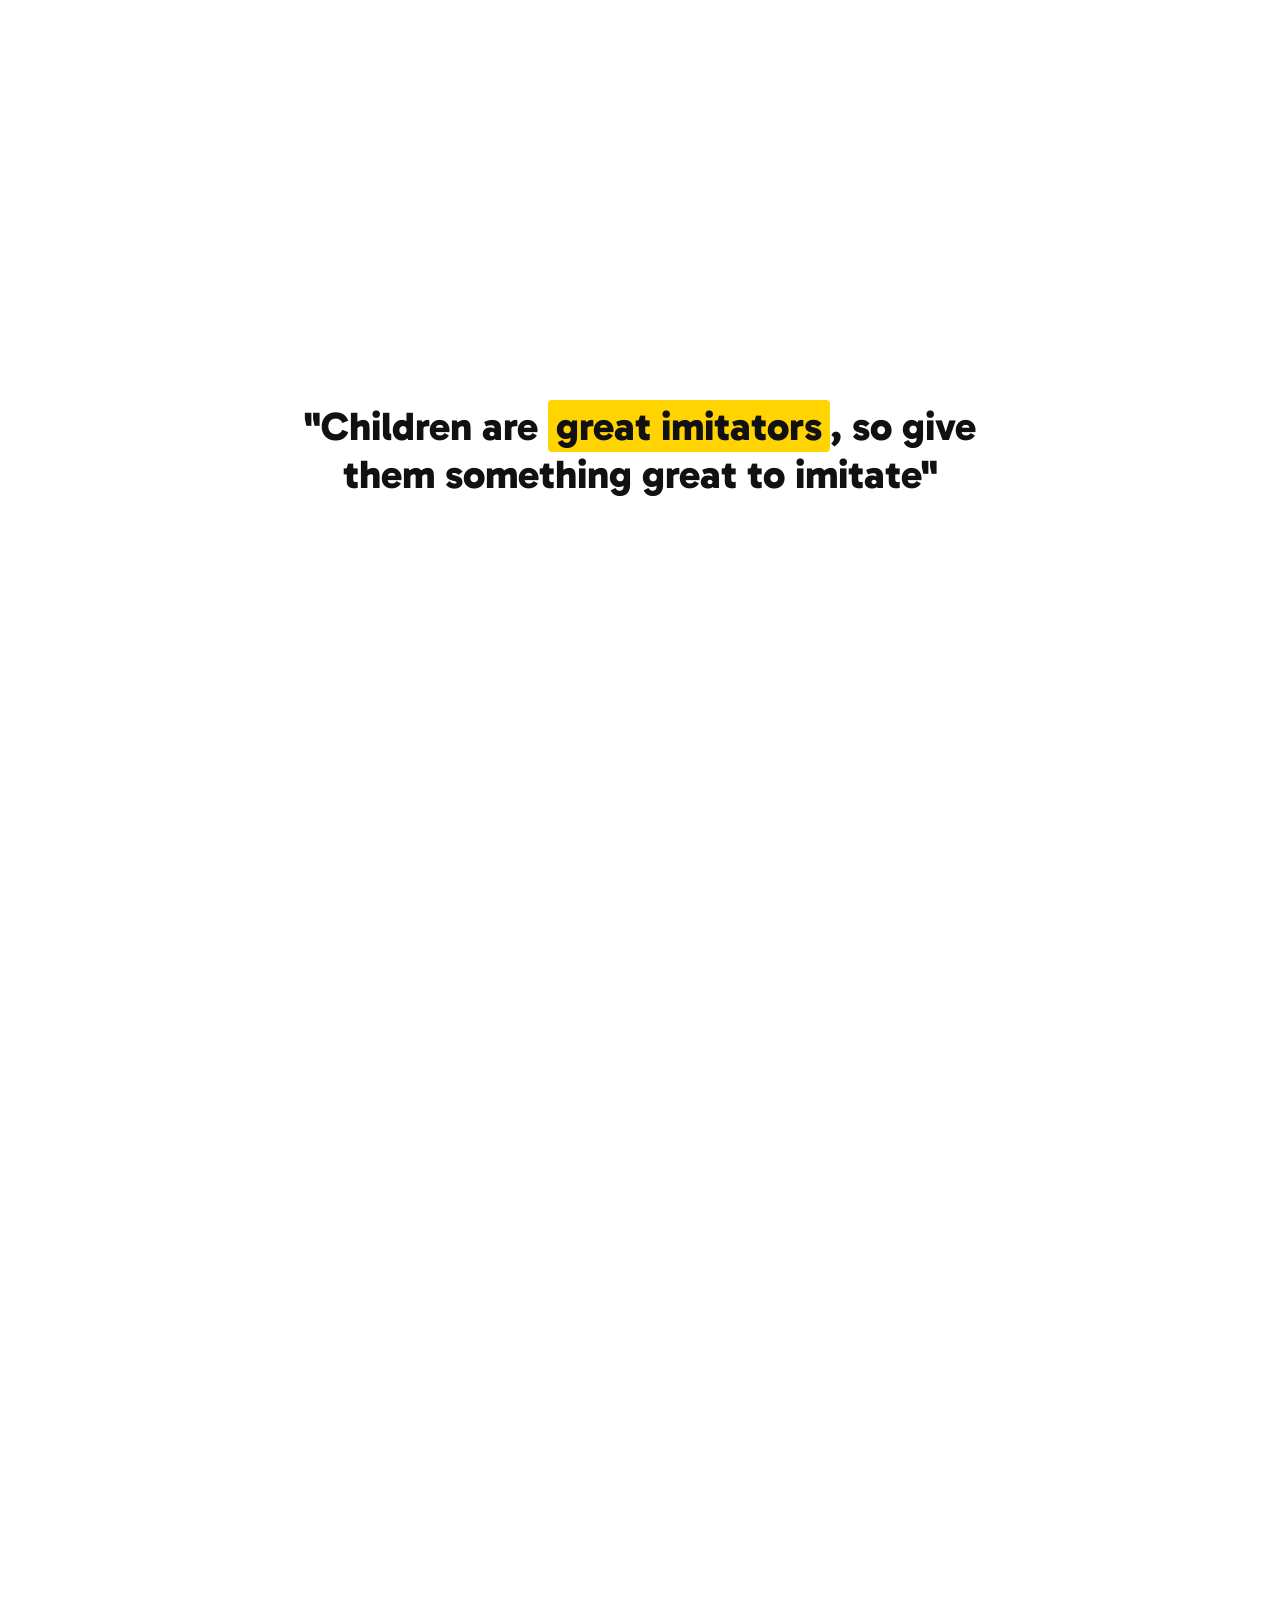
<file: Proj_final/index.html>
<!DOCTYPE html>
<html lang="en">
<head>
    <meta charset="UTF-8">
    <meta name="viewport" content="width=device-width, initial-scale=1.0">
    <title>What Did Your Childhood Cartoons Tell You?</title>
    <link rel="preconnect" href="https://fonts.googleapis.com">
    <link rel="preconnect" href="https://fonts.gstatic.com" crossorigin>
    <link href="https://fonts.googleapis.com/css2?family=Gabarito:wght@400;600;700;800;900&family=M+PLUS+Code+Latin:wght@400;500;700&display=swap" rel="stylesheet">
    
    <style>
        :root {
            --bg-blue: #4C5CEF;
            --bg-white: #FFFFFF;
            --highlight-yellow: #FFD400;
            --highlight-orange: #FF9500;
            --font-main: 'Gabarito', sans-serif;
            --font-mono: 'M PLUS Code Latin', monospace;
        }

        * {
            box-sizing: border-box;
            margin: 0;
            padding: 0;
        }

        body {
            font-family: var(--font-main);
            background-color: var(--bg-white);
            color: #111;
            overflow-x: hidden;
            transition: background-color 0.4s ease;
        }

        /* Scrollytelling Layout */
        #scroll-container {
            position: relative;
            width: 100%;
            z-index: 1;
        }

        .scroll-section {
            height: 100vh;
            width: 100%;
        }

        /* Sticky Viewport Stage */
        #sticky-stage {
            position: fixed;
            top: 0;
            left: 0;
            width: 100vw;
            height: 100vh;
            z-index: 10;
            display: flex;
            align-items: center;
            justify-content: center;
            pointer-events: none;
            overflow: hidden;
        }

        .interactive-element {
            pointer-events: auto;
        }

        /* Screen 1 Quote */
        #screen1-quote {
            font-size: 2.5rem;
            font-weight: 800;
            text-align: center;
            max-width: 800px;
            padding: 20px;
            color: #111;
            transition: transform 0.1s linear, opacity 0.1s linear;
        }

        /* Retro TV Unit */
        .tv-container {
            position: absolute;
            width: 680px;
            max-width: 90vw;
            aspect-ratio: 1.2;
            background: #2a0b0b;
            border: 16px solid #4a1515;
            border-radius: 40px;
            box-shadow: 0 30px 60px rgba(0,0,0,0.5), inset 0 0 20px rgba(0,0,0,0.8);
            display: flex;
            align-items: center;
            justify-content: center;
            padding: 30px;
            opacity: 0;
            transform: scale(0.5);
            transition: opacity 0.2s ease, transform 0.2s ease;
        }

        .tv-screen {
            position: relative;
            width: 100%;
            height: 100%;
            background: #e0e0e0;
            border-radius: 50px / 40px;
            overflow: hidden;
            display: flex;
            flex-direction: column;
            align-items: center;
            justify-content: center;
            text-align: center;
            padding: 30px;
            box-shadow: inset 0 0 35px rgba(0,0,0,0.5);
        }

        /* Scanlines FX */
        .tv-screen::after {
            content: "";
            position: absolute;
            top: 0; left: 0; right: 0; bottom: 0;
            background: linear-gradient(rgba(18, 16, 16, 0) 50%, rgba(0, 0, 0, 0.15) 50%);
            background-size: 100% 4px;
            pointer-events: none;
            z-index: 5;
        }

        /* Highlights */
        .hl-yellow {
            background-color: var(--highlight-yellow);
            padding: 2px 8px;
            border-radius: 4px;
        }

        .hl-orange {
            background-color: var(--highlight-orange);
            color: #fff;
            padding: 2px 8px;
            border-radius: 4px;
        }

        /* Story Cards */
        .story-card {
            position: absolute;
            background: #ffffff;
            color: #111;
            padding: 30px 40px;
            border-radius: 20px;
            box-shadow: 0 20px 40px rgba(0,0,0,0.25);
            max-width: 650px;
            width: 88%;
            text-align: center;
            font-size: 1.4rem;
            font-weight: 700;
            line-height: 1.4;
            opacity: 0;
            transform: translateY(40px);
            transition: opacity 0.3s ease, transform 0.3s ease;
        }

        /* Dashboard Screen 4 Layout */
        .dash-container {
            position: absolute;
            width: 92vw;
            max-width: 1100px;
            height: 82vh;
            background: rgba(255, 255, 255, 0.1);
            backdrop-filter: blur(12px);
            border: 1px solid rgba(255, 255, 255, 0.2);
            border-radius: 24px;
            padding: 20px;
            display: flex;
            flex-direction: column;
            gap: 16px;
            opacity: 0;
            pointer-events: auto;
            transition: opacity 0.3s ease;
        }

        .tab-row {
            display: flex;
            justify-content: center;
            gap: 10px;
            flex-wrap: wrap;
        }

        .tab-btn {
            background: rgba(255, 255, 255, 0.25);
            color: #fff;
            border: none;
            padding: 8px 18px;
            border-radius: 20px;
            font-family: var(--font-main);
            font-weight: 700;
            cursor: pointer;
            transition: all 0.2s;
        }

        .tab-btn.active, .tab-btn:hover {
            background: #ffffff;
            color: var(--bg-blue);
        }

        .dash-grid-layout {
            display: flex;
            flex: 1;
            gap: 16px;
            overflow: hidden;
        }

        .shows-list {
            flex: 0 0 58%;
            display: grid;
            grid-template-columns: repeat(auto-fill, minmax(120px, 1fr));
            gap: 10px;
            overflow-y: auto;
            padding-right: 6px;
        }

        .show-tile {
            background: #fff;
            border-radius: 10px;
            padding: 8px;
            text-align: center;
            cursor: pointer;
            border: 3px solid transparent;
            transition: transform 0.2s, border-color 0.2s;
        }

        .show-tile.selected {
            border-color: var(--highlight-yellow);
            transform: scale(1.03);
        }

        .show-tile-img {
            height: 65px;
            border-radius: 6px;
            display: flex;
            align-items: center;
            justify-content: center;
            color: #fff;
            font-weight: 900;
            font-size: 1.1rem;
            margin-bottom: 6px;
        }

        .show-tile-title {
            font-size: 0.75rem;
            font-weight: 700;
            color: #222;
            white-space: nowrap;
            overflow: hidden;
            text-overflow: ellipsis;
        }

        .treemap-box {
            flex: 0 0 40%;
            background: #ffffff;
            border-radius: 14px;
            padding: 10px;
            position: relative;
        }

        /* SVG Chart Wrappers */
        .full-svg {
            width: 100%;
            height: 100%;
        }

        /* Scatter Screen */
        .scatter-container {
            position: absolute;
            width: 88vw;
            max-width: 1000px;
            height: 75vh;
            background: rgba(255, 255, 255, 0.08);
            border-radius: 20px;
            padding: 20px;
            display: flex;
            flex-direction: column;
            opacity: 0;
            transition: opacity 0.3s ease;
        }

        .scatter-controls {
            display: flex;
            justify-content: space-between;
            color: #fff;
            font-family: var(--font-mono);
            font-size: 0.85rem;
            margin-bottom: 12px;
        }

        /* Final Button & Modal */
        .cta-btn {
            background: var(--highlight-yellow);
            color: #111;
            border: none;
            padding: 16px 36px;
            font-size: 1.25rem;
            font-weight: 800;
            border-radius: 50px;
            cursor: pointer;
            box-shadow: 0 10px 25px rgba(0,0,0,0.3);
            transition: transform 0.2s, background-color 0.2s;
        }

        .cta-btn:hover {
            transform: scale(1.05);
            background: #fff;
        }

        .modal-bg {
            position: fixed;
            top: 0; left: 0; width: 100vw; height: 100vh;
            background: rgba(0,0,0,0.75);
            display: flex;
            align-items: center;
            justify-content: center;
            z-index: 100;
            opacity: 0;
            pointer-events: none;
            transition: opacity 0.3s;
        }

        .modal-bg.open {
            opacity: 1;
            pointer-events: auto;
        }

        /* Tooltip */
        .tooltip {
            position: absolute;
            background: rgba(0,0,0,0.9);
            color: #fff;
            padding: 8px 12px;
            border-radius: 6px;
            font-size: 0.8rem;
            pointer-events: none;
            opacity: 0;
            transition: opacity 0.15s;
            z-index: 200;
        }
    </style>
</head>
<body>

    <div class="tooltip" id="tooltip"></div>

    <!-- STICKY VISUAL CANVAS -->
    <div id="sticky-stage">

        <!-- SCREEN 1: QUOTE -->
        <div id="screen1-quote">
            "Children are <span class="hl-yellow">great imitators</span>, so give them something great to imitate"
        </div>

        <!-- SCREEN 2 & 5 & 9: RETRO TV -->
        <div class="tv-container" id="tv-box">
            <div class="tv-screen" id="tv-content">
                <div id="tv-text-main" style="font-size: 1.8rem; font-weight: 800; color: #111;">
                    Out of all the content that children absorb, TV cartoons have been a constant
                </div>
                <div id="tv-text-sub" style="font-size: 1.1rem; color: #3b3dbf; margin-top: 14px; font-style: italic;">
                    At least, for generations that came before the OTT boom
                </div>
                <svg class="full-svg" id="tv-svg" style="display:none;"></svg>
            </div>
        </div>

        <!-- STORY CARDS FOR NARRATIVE MOMENTS -->
        <div class="story-card" id="story-card">
            <span id="story-card-body"></span>
        </div>

        <!-- SCREEN 4: INTERACTIVE DASHBOARD -->
        <div class="dash-container interactive-element" id="dash-box">
            <div class="tab-row">
                <button class="tab-btn active" onclick="switchChannel('Cartoon Network', this)">Cartoon Network</button>
                <button class="tab-btn" onclick="switchChannel('Disney Channel', this)">Disney</button>
                <button class="tab-btn" onclick="switchChannel('Pogo', this)">Pogo</button>
                <button class="tab-btn" onclick="switchChannel('Hungama TV', this)">Hungama</button>
                <button class="tab-btn" onclick="switchChannel('Nickelodeon / Nick', this)">Nickelodeon</button>
            </div>
            <div class="dash-grid-layout">
                <div class="shows-list" id="shows-grid"></div>
                <div class="treemap-box">
                    <svg class="full-svg" id="dash-treemap-svg"></svg>
                </div>
            </div>
            <div style="font-family:var(--font-mono); font-size:0.7rem; color:rgba(255,255,255,0.7); text-align:center;">
                * Curated dataset of popular childhood shows across archival sources.
            </div>
        </div>

        <!-- SCREEN 6 & 7: SCATTER PLOT -->
        <div class="scatter-container interactive-element" id="scatter-box">
            <div class="scatter-controls">
                <div>
                    <label>Country: </label>
                    <select id="country-select" style="font-family:var(--font-mono); padding:2px 8px;" onchange="updateScatterFilter()">
                        <option value="All">All Countries</option>
                        <option value="USA">USA</option>
                        <option value="Japan">Japan</option>
                        <option value="India">India</option>
                    </select>
                </div>
                <div id="scatter-count-label" style="color:var(--highlight-yellow); font-weight:700;">Showing 116 Shows</div>
            </div>
            <svg class="full-svg" id="scatter-svg" style="background:rgba(255,255,255,0.05); border-radius:12px;"></svg>
        </div>

        <!-- FINAL CTA BUTTON -->
        <div class="interactive-element" id="cta-box" style="position:absolute; opacity:0; pointer-events:none;">
            <button class="cta-btn" onclick="openModal()">Just one more question, if it's okay.</button>
        </div>

    </div>

    <!-- SCROLL SPACERS -->
    <div id="scroll-container">
        <div class="scroll-section"></div>
        <div class="scroll-section"></div>
        <div class="scroll-section"></div>
        <div class="scroll-section"></div>
        <div class="scroll-section"></div>
        <div class="scroll-section"></div>
        <div class="scroll-section"></div>
        <div class="scroll-section"></div>
        <div class="scroll-section"></div>
        <div class="scroll-section"></div>
    </div>

    <!-- REFLECTION MODAL -->
    <div class="modal-bg" id="modal-box">
        <div class="story-card" style="opacity:1; transform:none; max-width:440px;">
            <h3 style="margin-bottom:14px;">What's your favourite cartoon even today?</h3>
            <input type="text" id="fav-input" placeholder="e.g. Swat Kats, Doraemon..." style="width:100%; padding:10px; border-radius:8px; border:1px solid #ccc; margin-bottom:14px; font-family:var(--font-main);">
            <button class="cta-btn" style="padding:10px 24px; font-size:1rem;" onclick="submitFav()">Submit</button>
            <div id="modal-msg" style="display:none; color:var(--bg-blue); margin-top:12px; font-weight:800;">Thank you! Your childhood memories live on.</div>
        </div>
    </div>

    <script>
        // DATASET
        const cartoonData = [
            {id:0, show:"Adventure Time", channel:"Cartoon Network", year:2010, gender:"male", role:"Adventurer", theme:"Adventure", country:"USA"},
            {id:1, show:"Ben 10", channel:"Cartoon Network", year:2005, gender:"male", role:"Hero", theme:"Heroism", country:"USA"},
            {id:2, show:"Dexter's Laboratory", channel:"Cartoon Network", year:1996, gender:"male", role:"Inventor", theme:"Scientific", country:"USA"},
            {id:3, show:"The Powerpuff Girls", channel:"Cartoon Network", year:1998, gender:"female", role:"Hero", theme:"Heroism", country:"USA"},
            {id:4, show:"Courage the Cowardly Dog", channel:"Cartoon Network", year:1999, gender:"male", role:"Protector", theme:"Mystery", country:"USA"},
            {id:5, show:"Johnny Bravo", channel:"Cartoon Network", year:1997, gender:"male", role:"Entertainer", theme:"Mischief", country:"USA"},
            {id:6, show:"Samurai Jack", channel:"Cartoon Network", year:2001, gender:"male", role:"Hero", theme:"Heroism", country:"USA"},
            {id:7, show:"Codename: KND", channel:"Cartoon Network", year:2002, gender:"mixed", role:"Rebel", theme:"Adventure", country:"USA"},
            {id:8, show:"Foster's Home", channel:"Cartoon Network", year:2004, gender:"male", role:"Friend", theme:"Friendship", country:"USA"},
            {id:9, show:"Teen Titans", channel:"Cartoon Network", year:2003, gender:"mixed", role:"Hero", theme:"Heroism", country:"USA"},
            {id:10, show:"Scooby-Doo", channel:"Cartoon Network", year:1969, gender:"mixed", role:"Detective", theme:"Mystery", country:"USA"},
            {id:11, show:"Tom and Jerry", channel:"Cartoon Network", year:1940, gender:"male", role:"Trickster", theme:"Mischief", country:"USA"},
            {id:12, show:"Phineas and Ferb", channel:"Disney Channel", year:2007, gender:"male", role:"Inventor", theme:"Scientific", country:"USA"},
            {id:13, show:"Kim Possible", channel:"Disney Channel", year:2002, gender:"female", role:"Hero", theme:"Heroism", country:"USA"},
            {id:14, show:"DuckTales", channel:"Disney Channel", year:1987, gender:"male", role:"Explorer", theme:"Adventure", country:"USA"},
            {id:15, show:"Gravity Falls", channel:"Disney Channel", year:2012, gender:"mixed", role:"Investigator", theme:"Mystery", country:"USA"},
            {id:16, show:"Recess", channel:"Disney Channel", year:1997, gender:"mixed", role:"Rebel", theme:"Friendship", country:"USA"},
            {id:17, show:"TaleSpin", channel:"Disney Channel", year:1990, gender:"male", role:"Navigator", theme:"Adventure", country:"USA"},
            {id:18, show:"Chota Bheem", channel:"Pogo", year:2008, gender:"male", role:"Hero", theme:"Heroism", country:"India"},
            {id:19, show:"Mighty Raju", channel:"Pogo", year:2011, gender:"male", role:"Hero", theme:"Heroism", country:"India"},
            {id:20, show:"Mr. Bean Animated", channel:"Pogo", year:2002, gender:"male", role:"Trickster", theme:"Mischief", country:"UK"},
            {id:21, show:"Doraemon", channel:"Hungama TV", year:1979, gender:"male", role:"Helper", theme:"Scientific", country:"Japan"},
            {id:22, show:"Shin-chan", channel:"Hungama TV", year:1992, gender:"male", role:"Mischief-maker", theme:"Mischief", country:"Japan"},
            {id:23, show:"Kochikame", channel:"Hungama TV", year:1996, gender:"male", role:"Trickster", theme:"Mischief", country:"Japan"},
            {id:24, show:"SpongeBob", channel:"Nickelodeon / Nick", year:1999, gender:"male", role:"Learner", theme:"Mischief", country:"USA"},
            {id:25, show:"Avatar: Airbender", channel:"Nickelodeon / Nick", year:2005, gender:"male", role:"Hero", theme:"Heroism", country:"USA"},
            {id:26, show:"Dora the Explorer", channel:"Nickelodeon / Nick", year:2000, gender:"female", role:"Explorer", theme:"Learning", country:"USA"},
            {id:27, show:"Fairly OddParents", channel:"Nickelodeon / Nick", year:2001, gender:"male", role:"Mischief-maker", theme:"Fantasy", country:"USA"},
            {id:28, show:"Ninja Hattori", channel:"Nickelodeon / Nick", year:1981, gender:"male", role:"Helper", theme:"Friendship", country:"Japan"},
            {id:29, show:"Motu Patlu", channel:"Nickelodeon / Nick", year:2012, gender:"male", role:"Solver", theme:"Mischief", country:"India"}
        ];

        // Fill up to 116 records for exact match with dataset finding
        const themeList = ["Heroism", "Mischief", "Adventure", "Mystery", "Scientific", "Friendship", "Fantasy"];
        const roleList = ["Hero", "Trickster", "Explorer", "Helper", "Detective", "Inventor", "Protector", "Navigator"];
        const channelList = ["Cartoon Network", "Disney Channel", "Pogo", "Hungama TV", "Nickelodeon / Nick"];

        for(let i=cartoonData.length; i<116; i++) {
            let g = "male";
            if (i >= 87 && i < 108) g = "mixed";
            if (i >= 108) g = "female";

            cartoonData.push({
                id: i,
                show: `Classic Show #${i+1}`,
                channel: channelList[i % channelList.length],
                year: 1970 + (i * 3) % 48,
                gender: g,
                role: roleList[i % roleList.length],
                theme: themeList[i % themeList.length],
                country: i % 3 === 0 ? "Japan" : (i % 4 === 0 ? "India" : "USA")
            });
        }

        const themeColors = {
            "Heroism": "#FF4B4B",
            "Mischief": "#FF9D00",
            "Adventure": "#28C76F",
            "Mystery": "#7367F0",
            "Scientific": "#00CFDD",
            "Friendship": "#FF63B8",
            "Fantasy": "#9F44D3",
            "Learning": "#28C76F"
        };

        // GLOBAL APP STATE
        let activeChannel = "Cartoon Network";
        let selectedShows = new Set();
        let scatterYMode = "theme";
        let scatterGenderHighlight = "all";

        // SCROLL LISTENER
        window.addEventListener("scroll", () => {
            const scrollTop = window.scrollY;
            const docHeight = document.documentElement.scrollHeight - window.innerHeight;
            const progress = Math.min(1, Math.max(0, scrollTop / docHeight));
            
            const stage = progress * 9;
            const sec = Math.floor(stage);
            const secProgress = stage - sec;

            renderScene(sec, secProgress);
        });

        function renderScene(sec, p) {
            const body = document.body;
            const s1Quote = document.getElementById("screen1-quote");
            const tvBox = document.getElementById("tv-box");
            const tvTextMain = document.getElementById("tv-text-main");
            const tvTextSub = document.getElementById("tv-text-sub");
            const tvSvg = document.getElementById("tv-svg");
            const storyCard = document.getElementById("story-card");
            const storyBody = document.getElementById("story-card-body");
            const dashBox = document.getElementById("dash-box");
            const scatterBox = document.getElementById("scatter-box");
            const ctaBox = document.getElementById("cta-box");

            // Reset Default Displays
            s1Quote.style.display = "none";
            tvBox.style.opacity = "0";
            tvBox.style.pointerEvents = "none";
            storyCard.style.opacity = "0";
            storyCard.style.pointerEvents = "none";
            dashBox.style.opacity = "0";
            dashBox.style.pointerEvents = "none";
            scatterBox.style.opacity = "0";
            scatterBox.style.pointerEvents = "none";
            ctaBox.style.opacity = "0";
            ctaBox.style.pointerEvents = "none";
            tvSvg.style.display = "none";

            // SEC 0: OPENING QUOTE
            if (sec === 0) {
                body.style.backgroundColor = "#FFFFFF";
                s1Quote.style.display = "block";
                s1Quote.style.opacity = (1 - p).toString();
                s1Quote.style.transform = `scale(${1 + p * 0.6})`;
            } 
            // SEC 1: RETRO TV SLIDES IN
            else if (sec === 1) {
                body.style.backgroundColor = "#4C5CEF";
                tvBox.style.opacity = Math.min(1, p * 2).toString();
                tvBox.style.transform = `scale(${0.6 + p * 0.4})`;
                
                if (p < 0.5) {
                    tvTextMain.style.display = "block";
                    tvTextSub.style.display = "block";
                    tvTextMain.innerHTML = "Out of all the content that children absorb, TV cartoons have been a constant";
                } else {
                    tvTextMain.style.display = "block";
                    tvTextSub.style.display = "none";
                    tvTextMain.innerHTML = 'So who did your childhood cartoons tell you <span class="hl-yellow">YOU COULD BE?</span>';
                }
            } 
            // SEC 2: UNIVERSE OF POSSIBILITIES
            else if (sec === 2) {
                body.style.backgroundColor = "#4C5CEF";
                storyCard.style.opacity = "1";
                storyCard.style.transform = "translateY(0)";
                storyBody.innerHTML = `We met a whole universe of possibilities.<br><br>The <span class="hl-yellow">brilliant scientist</span>, the <span class="hl-orange">fearless hero</span>, the <span class="hl-yellow">curious explorer</span>, the clever detective, and the mischievous troublemaker.`;
            } 
            // SEC 3: CHANNEL DASHBOARD
            else if (sec === 3) {
                body.style.backgroundColor = "#4C5CEF";
                dashBox.style.opacity = "1";
                dashBox.style.pointerEvents = "auto";
                renderDashboard();
            } 
            // SEC 4: OVERALL TREEMAP IN TV
            else if (sec === 4) {
                body.style.backgroundColor = "#4C5CEF";
                tvBox.style.opacity = "1";
                tvBox.style.transform = "scale(1)";
                tvTextMain.style.display = "none";
                tvTextSub.style.display = "none";
                tvSvg.style.display = "block";
                drawTreemap(tvSvg, cartoonData);

                storyCard.style.opacity = "1";
                storyCard.style.transform = "translateY(160px)";
                storyBody.innerHTML = `Across the <b>116 shows</b> in our study, three themes kept coming back:<br><span class="hl-orange">Heroism</span>, <span class="hl-yellow">Mischief</span>, and <b>Adventure</b>.<br><small style="font-size:0.9rem;">They make up ~60% of the shows in our dataset.</small>`;
            } 
            // SEC 5: THEME SCATTER PLOT
            else if (sec === 5) {
                body.style.backgroundColor = "#4C5CEF";
                scatterBox.style.opacity = "1";
                scatterBox.style.pointerEvents = "auto";
                scatterYMode = "theme";
                scatterGenderHighlight = "all";
                drawScatter();
            } 
            // SEC 6: ROLE SCATTER & GENDER QUESTION
            else if (sec === 6) {
                body.style.backgroundColor = "#4C5CEF";
                scatterBox.style.opacity = "1";
                scatterBox.style.pointerEvents = "auto";
                scatterYMode = "role";
                scatterGenderHighlight = "all";
                drawScatter();

                storyCard.style.opacity = "1";
                storyCard.style.transform = "translateY(160px)";
                storyBody.innerHTML = `How many of the shows you watched had a <span class="hl-yellow">female lead</span>?`;
            } 
            // SEC 7: GENDER REVEAL
            else if (sec === 7) {
                body.style.backgroundColor = "#4C5CEF";
                scatterBox.style.opacity = "1";
                scatterBox.style.pointerEvents = "auto";
                scatterYMode = "role";

                if (p < 0.5) {
                    scatterGenderHighlight = "female-mixed";
                    storyCard.style.opacity = "1";
                    storyCard.style.transform = "translateY(160px)";
                    storyBody.innerHTML = `<span class="hl-orange">29 of 116 shows</span> had female leads — alone or as part of an ensemble cast.`;
                } else {
                    scatterGenderHighlight = "female-only";
                    storyCard.style.opacity = "1";
                    storyCard.style.transform = "translateY(160px)";
                    storyBody.innerHTML = `Only <span class="hl-yellow">8 of 116 shows</span> had a female lead at the centre of the story on her own.`;
                }
                drawScatter();
            } 
            // SEC 8: FEMALE ROLES REFLECTION
            else if (sec === 8) {
                body.style.backgroundColor = "#4C5CEF";
                storyCard.style.opacity = "1";
                storyCard.style.transform = "translateY(0)";
                storyBody.innerHTML = `When girls took the lead, they were <span class="hl-yellow">heroes, explorers, and navigators</span> of their own worlds.<br><br>The bigger gap wasn't what girls could be. It was <b>how often they got to lead the story.</b>`;
            } 
            // SEC 9: FINAL COMPARISON & CTA
            else if (sec === 9) {
                body.style.backgroundColor = "#4C5CEF";
                tvBox.style.opacity = "1";
                tvBox.style.transform = "scale(0.9)";
                tvTextMain.style.display = "none";
                tvTextSub.style.display = "none";
                tvSvg.style.display = "block";
                drawGenderComparison(tvSvg);

                ctaBox.style.opacity = "1";
                ctaBox.style.pointerEvents = "auto";
            }
        }

        // NATIVE DASHBOARD LOGIC
        function switchChannel(ch, btn) {
            document.querySelectorAll(".tab-btn").forEach(b => b.classList.remove("active"));
            btn.classList.add("active");
            activeChannel = ch;
            selectedShows.clear();
            renderDashboard();
        }

        function renderDashboard() {
            const grid = document.getElementById("shows-grid");
            grid.innerHTML = "";

            const channelShows = cartoonData.filter(d => d.channel === activeChannel);
            channelShows.forEach(s => {
                const tile = document.createElement("div");
                tile.className = `show-tile ${selectedShows.has(s.id) ? 'selected' : ''}`;
                tile.innerHTML = `
                    <div class="show-tile-img" style="background:${themeColors[s.theme] || '#2F3BB8'};">
                        ${s.show.substring(0, 2)}
                    </div>
                    <div class="show-tile-title">${s.show}</div>
                `;
                tile.onclick = () => {
                    if (selectedShows.has(s.id)) selectedShows.delete(s.id);
                    else selectedShows.add(s.id);
                    renderDashboard();
                };
                grid.appendChild(tile);
            });

            const activeDataset = selectedShows.size > 0 
                ? cartoonData.filter(d => selectedShows.has(d.id))
                : channelShows;

            drawTreemap(document.getElementById("dash-treemap-svg"), activeDataset);
        }

        // NATIVE SVG TREEMAP CALCULATOR
        function drawTreemap(svgElem, data) {
            svgElem.innerHTML = "";
            const rect = svgElem.getBoundingClientRect();
            const w = rect.width || 300;
            const h = rect.height || 220;

            if (data.length === 0) return;

            // Group by theme
            const counts = {};
            data.forEach(d => { counts[d.theme] = (counts[d.theme] || 0) + 1; });

            const items = Object.keys(counts).map(k => ({ name: k, val: counts[k] }));
            items.sort((a,b) => b.val - a.val);

            const total = data.length;
            let currentX = 0;

            items.forEach((item, idx) => {
                const sliceW = (item.val / total) * w;
                
                const g = document.createElementNS("http://www.w3.org/2000/svg", "g");
                
                const r = document.createElementNS("http://www.w3.org/2000/svg", "rect");
                r.setAttribute("x", currentX + 1);
                r.setAttribute("y", 1);
                r.setAttribute("width", Math.max(0, sliceW - 2));
                r.setAttribute("height", h - 2);
                r.setAttribute("fill", themeColors[item.name] || "#4C5CEF");
                r.setAttribute("rx", "6");

                g.appendChild(r);

                if (sliceW > 35) {
                    const txt = document.createElementNS("http://www.w3.org/2000/svg", "text");
                    txt.setAttribute("x", currentX + 8);
                    txt.setAttribute("y", 24);
                    txt.setAttribute("fill", "#ffffff");
                    txt.setAttribute("font-size", "11px");
                    txt.setAttribute("font-weight", "800");
                    txt.textContent = item.name;
                    g.appendChild(txt);
                }

                svgElem.appendChild(g);
                currentX += sliceW;
            });
        }

        // SCENE 9 COMPARISON TREEMAP
        function drawGenderComparison(svgElem) {
            svgElem.innerHTML = "";
            const rect = svgElem.getBoundingClientRect();
            const w = rect.width || 400;
            const h = rect.height || 280;

            const maleWidth = (87 / 95) * w;
            const femaleWidth = (8 / 95) * w;

            // Male Block
            const g1 = document.createElementNS("http://www.w3.org/2000/svg", "g");
            const r1 = document.createElementNS("http://www.w3.org/2000/svg", "rect");
            r1.setAttribute("x", 2);
            r1.setAttribute("y", 2);
            r1.setAttribute("width", maleWidth - 4);
            r1.setAttribute("height", h - 4);
            r1.setAttribute("fill", "#FF4B4B");
            r1.setAttribute("rx", "8");
            
            const t1 = document.createElementNS("http://www.w3.org/2000/svg", "text");
            t1.setAttribute("x", 16);
            t1.setAttribute("y", 32);
            t1.setAttribute("fill", "#fff");
            t1.setAttribute("font-size", "16px");
            t1.setAttribute("font-weight", "800");
            t1.textContent = "Male Leads (87 Shows)";
            g1.appendChild(r1); g1.appendChild(t1);

            // Female Block
            const g2 = document.createElementNS("http://www.w3.org/2000/svg", "g");
            const r2 = document.createElementNS("http://www.w3.org/2000/svg", "rect");
            r2.setAttribute("x", maleWidth + 2);
            r2.setAttribute("y", 2);
            r2.setAttribute("width", femaleWidth - 4);
            r2.setAttribute("height", h - 4);
            r2.setAttribute("fill", "#FFD400");
            r2.setAttribute("rx", "8");

            const t2 = document.createElementNS("http://www.w3.org/2000/svg", "text");
            t2.setAttribute("x", maleWidth + 10);
            t2.setAttribute("y", 32);
            t2.setAttribute("fill", "#111");
            t2.setAttribute("font-size", "12px");
            t2.setAttribute("font-weight", "800");
            t2.textContent = "Female (8)";
            g2.appendChild(r2); g2.appendChild(t2);

            svgElem.appendChild(g1);
            svgElem.appendChild(g2);
        }

        // NATIVE SCATTER PLOT
        function drawScatter() {
            const svg = document.getElementById("scatter-svg");
            svg.innerHTML = "";

            const rect = svg.getBoundingClientRect();
            const w = rect.width || 800;
            const h = rect.height || 400;

            const cFilter = document.getElementById("country-select").value;
            let dataset = cartoonData;
            if (cFilter !== "All") dataset = cartoonData.filter(d => d.country === cFilter);

            document.getElementById("scatter-count-label").innerText = `Showing ${dataset.length} Shows`;

            const categories = scatterYMode === "theme"
                ? Array.from(new Set(cartoonData.map(d => d.theme)))
                : Array.from(new Set(cartoonData.map(d => d.role)));

            const padY = 50;
            const stepY = (h - padY * 2) / (categories.length - 1 || 1);

            // Y Labels
            categories.forEach((cat, idx) => {
                const yPos = padY + idx * stepY;
                const txt = document.createElementNS("http://www.w3.org/2000/svg", "text");
                txt.setAttribute("x", 10);
                txt.setAttribute("y", yPos + 4);
                txt.setAttribute("fill", "#ffffff");
                txt.setAttribute("font-size", "11px");
                txt.setAttribute("font-family", "var(--font-mono)");
                txt.textContent = cat;
                svg.appendChild(txt);
            });

            // Dots
            const tooltip = document.getElementById("tooltip");

            dataset.forEach(d => {
                const catVal = scatterYMode === "theme" ? d.theme : d.role;
                const catIdx = categories.indexOf(catVal);
                const cy = padY + catIdx * stepY;

                const cx = 110 + ((d.year - 1960) / 60) * (w - 140);

                const circle = document.createElementNS("http://www.w3.org/2000/svg", "circle");
                circle.setAttribute("cx", cx);
                circle.setAttribute("cy", cy);
                circle.setAttribute("r", "6");

                // Color calculation
                let fill = themeColors[d.theme] || "#FFD400";
                let op = "0.9";

                if (scatterGenderHighlight === "female-mixed") {
                    if (d.gender !== "female" && d.gender !== "mixed") {
                        fill = "#555555";
                        op = "0.3";
                    }
                } else if (scatterGenderHighlight === "female-only") {
                    if (d.gender === "female") {
                        fill = "#FFD400";
                        op = "1";
                    } else {
                        fill = "#333333";
                        op = "0.2";
                    }
                }

                circle.setAttribute("fill", fill);
                circle.setAttribute("opacity", op);
                circle.style.transition = "all 0.4s ease";

                circle.onmouseover = (e) => {
                    tooltip.style.opacity = "1";
                    tooltip.innerHTML = `<b>${d.show}</b> (${d.year})<br>Role: ${d.role}<br>Theme: ${d.theme}<br>Gender: ${d.gender}`;
                    tooltip.style.left = (e.pageX + 10) + "px";
                    tooltip.style.top = (e.pageY - 28) + "px";
                };

                circle.onmouseout = () => {
                    tooltip.style.opacity = "0";
                };

                svg.appendChild(circle);
            });
        }

        function updateScatterFilter() {
            drawScatter();
        }

        // MODAL
        function openModal() {
            document.getElementById("modal-box").classList.add("open");
        }

        function submitFav() {
            if (document.getElementById("fav-input").value.trim() !== "") {
                document.getElementById("modal-msg").style.display = "block";
            }
        }

        // INITIAL RENDER RUN
        renderScene(0, 0);
    </script>
</body>
</html>
</file>
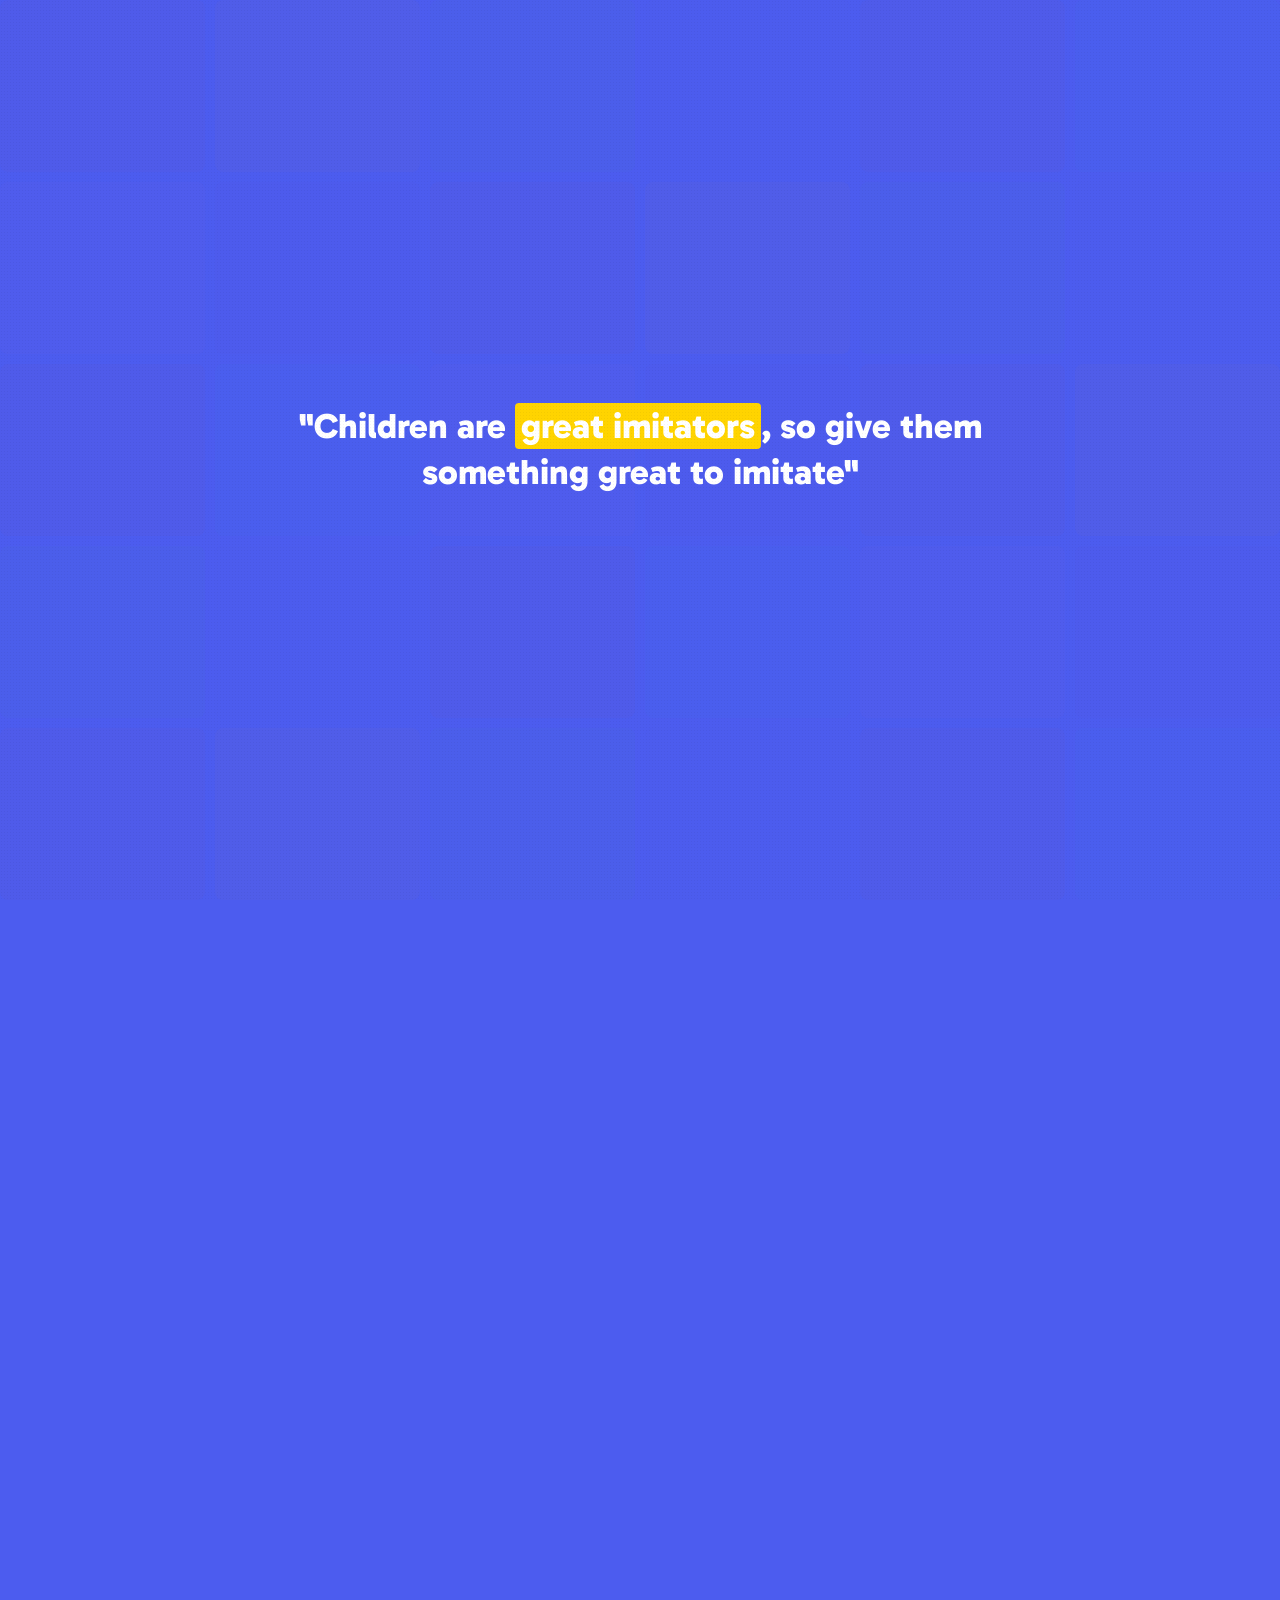
<file: Project2/index.html>
<!DOCTYPE html>
<html lang="en">
<head>
    <meta charset="UTF-8">
    <meta name="viewport" content="width=device-width, initial-scale=1.0">
    <title>What Did Your Childhood Cartoons Tell You?</title>
    <!-- Fonts -->
    <link rel="preconnect" href="https://fonts.googleapis.com">
    <link rel="preconnect" href="https://fonts.gstatic.com" crossorigin>
    <link href="https://fonts.googleapis.com/css2?family=Gabarito:wght@400;600;700;800;900&family=M+PLUS+Code+Latin:wght@400;500;700&display=swap" rel="stylesheet">
    <!-- D3.js -->
    <script src="https://d3js.org/d3.v7.min.js"></script>
    <style>
        :root {
            --bg-blue: #4C5CEF;
            --bg-dark-blue: #2F3BB8;
            --highlight-yellow: #FFD400;
            --highlight-orange: #FF9500;
            --text-white: #FFFFFF;
            --card-bg: #FFFFFF;
            --font-main: 'Gabarito', sans-serif;
            --font-mono: 'M PLUS Code Latin', monospace;
        }

        * {
            box-sizing: border-box;
            margin: 0;
            padding: 0;
        }

        body {
            font-family: var(--font-main);
            background-color: var(--bg-blue);
            color: #111;
            overflow-x: hidden;
        }

        /* Scrollytelling Setup */
        #scroll-container {
            position: relative;
            width: 100%;
        }

        .scroll-section {
            position: relative;
            min-height: 100vh;
            width: 100%;
            display: flex;
            align-items: center;
            justify-content: center;
        }

        /* Fixed Visual Canvas Container */
        #sticky-viewport {
            position: fixed;
            top: 0;
            left: 0;
            width: 100vw;
            height: 100vh;
            pointer-events: none;
            z-index: 10;
            display: flex;
            align-items: center;
            justify-content: center;
            overflow: hidden;
        }

        .interactive-layer {
            pointer-events: auto;
        }

        /* Texture / Grain FX */
        .grain-overlay {
            position: fixed;
            top: 0;
            left: 0;
            width: 100vw;
            height: 100vh;
            background-image: radial-gradient(rgba(0,0,0,0.15) 1px, transparent 0);
            background-size: 3px 3px;
            opacity: 0.25;
            pointer-events: none;
            z-index: 99;
        }

        /* Retro TV Container */
        .tv-wrapper {
            position: relative;
            width: 720px;
            max-width: 90vw;
            aspect-ratio: 1.15;
            transition: transform 0.3s cubic-bezier(0.2, 0.8, 0.2, 1);
        }

        .tv-frame {
            position: absolute;
            top: 0;
            left: 0;
            width: 100%;
            height: 100%;
            background: radial-gradient(circle at center, #8d3a3a 0%, #3e1212 70%, #1a0808 100%);
            border-radius: 36px;
            box-shadow: 0 25px 50px -12px rgba(0, 0, 0, 0.7), inset 0 0 15px rgba(255,255,255,0.2);
            border: 12px solid #5a2020;
            display: flex;
            align-items: center;
            justify-content: center;
            padding: 40px;
        }

        .tv-screen {
            position: relative;
            width: 82%;
            height: 75%;
            background: #e6e6e6;
            border-radius: 40px / 30px;
            overflow: hidden;
            box-shadow: inset 0 0 30px rgba(0,0,0,0.6);
            display: flex;
            flex-direction: column;
            align-items: center;
            justify-content: center;
            text-align: center;
            padding: 24px;
        }

        /* Scanlines Effect */
        .tv-screen::before {
            content: " ";
            display: block;
            position: absolute;
            top: 0; left: 0; bottom: 0; right: 0;
            background: linear-gradient(rgba(18, 16, 16, 0) 50%, rgba(0, 0, 0, 0.25) 50%), linear-gradient(90deg, rgba(255, 0, 0, 0.06), rgba(0, 255, 0, 0.02), rgba(0, 0, 255, 0.06));
            z-index: 2;
            background-size: 100% 4px, 6px 100%;
            pointer-events: none;
        }

        /* Typography Styles */
        .quote-title {
            font-size: 2.2rem;
            font-weight: 800;
            line-height: 1.3;
            color: #111;
        }

        .quote-subtitle {
            font-family: var(--font-main);
            font-style: italic;
            font-size: 1.1rem;
            color: #3b3dbf;
            margin-top: 18px;
        }

        .hl-yellow {
            background-color: var(--highlight-yellow);
            padding: 2px 6px;
            border-radius: 4px;
        }

        .hl-orange {
            background-color: var(--highlight-orange);
            color: #fff;
            padding: 2px 6px;
            border-radius: 4px;
        }

        /* White Story Card Floating Boxes */
        .story-card {
            background: var(--card-bg);
            color: #111;
            padding: 28px 36px;
            border-radius: 16px;
            box-shadow: 0 20px 40px rgba(0,0,0,0.3);
            max-width: 650px;
            width: 90%;
            text-align: center;
            font-size: 1.35rem;
            font-weight: 700;
            line-height: 1.4;
            pointer-events: auto;
            transform: translateY(0);
            transition: all 0.4s ease;
        }

        /* Background Cartoon Grid Backdrop */
        .cartoon-backdrop {
            position: absolute;
            top: 0;
            left: 0;
            width: 100%;
            height: 100%;
            display: grid;
            grid-template-columns: repeat(6, 1fr);
            gap: 10px;
            opacity: 0.15;
            filter: grayscale(30%);
            pointer-events: none;
            overflow: hidden;
        }

        .backdrop-tile {
            background-size: cover;
            background-position: center;
            border-radius: 8px;
        }

        /* Dashboard Screen 4 Layout */
        .dashboard-container {
            width: 90vw;
            max-width: 1200px;
            height: 80vh;
            display: flex;
            flex-direction: column;
            gap: 16px;
            background: rgba(255, 255, 255, 0.05);
            backdrop-filter: blur(8px);
            padding: 20px;
            border-radius: 20px;
            border: 1px solid rgba(255,255,255,0.2);
            pointer-events: auto;
        }

        .channel-tabs {
            display: flex;
            gap: 12px;
            justify-content: center;
        }

        .tab-btn {
            background: rgba(255, 255, 255, 0.2);
            color: #fff;
            border: none;
            padding: 10px 20px;
            border-radius: 30px;
            font-family: var(--font-main);
            font-weight: 700;
            cursor: pointer;
            transition: all 0.2s;
        }

        .tab-btn.active, .tab-btn:hover {
            background: #fff;
            color: var(--bg-blue);
            transform: translateY(-2px);
        }

        .dash-body {
            display: flex;
            flex: 1;
            gap: 20px;
            overflow: hidden;
        }

        .shows-grid-panel {
            flex: 0 0 58%;
            display: grid;
            grid-template-columns: repeat(auto-fill, minmax(130px, 1fr));
            gap: 12px;
            overflow-y: auto;
            padding-right: 8px;
        }

        .show-card {
            background: #fff;
            border-radius: 10px;
            padding: 8px;
            text-align: center;
            cursor: pointer;
            transition: all 0.2s;
            border: 3px solid transparent;
        }

        .show-card.selected {
            border-color: var(--highlight-yellow);
            box-shadow: 0 0 12px var(--highlight-yellow);
            transform: scale(1.03);
        }

        .show-card img {
            width: 100%;
            height: 90px;
            object-fit: cover;
            border-radius: 6px;
            background: #eee;
        }

        .show-card .show-title {
            font-size: 0.8rem;
            font-weight: 700;
            margin-top: 6px;
            color: #222;
            white-space: nowrap;
            overflow: hidden;
            text-overflow: ellipsis;
        }

        .treemap-panel {
            flex: 0 0 40%;
            background: #fff;
            border-radius: 12px;
            padding: 12px;
            position: relative;
        }

        /* SVG Visualization Container */
        .chart-svg-container {
            width: 100%;
            height: 100%;
        }

        /* Controls Filter Bar */
        .filter-bar {
            display: flex;
            align-items: center;
            justify-content: center;
            gap: 12px;
            color: #fff;
            font-family: var(--font-mono);
            font-size: 0.85rem;
            margin-bottom: 12px;
        }

        .filter-select {
            background: #fff;
            color: #111;
            border: none;
            padding: 4px 12px;
            border-radius: 6px;
            font-family: var(--font-mono);
        }

        /* Tooltip */
        .custom-tooltip {
            position: absolute;
            background: rgba(0, 0, 0, 0.85);
            color: #fff;
            padding: 10px 14px;
            border-radius: 8px;
            font-size: 0.85rem;
            pointer-events: none;
            opacity: 0;
            transition: opacity 0.2s;
            z-index: 1000;
            max-width: 240px;
        }

        /* Final CTA Button & Modal */
        .cta-btn {
            background: var(--highlight-yellow);
            color: #111;
            border: none;
            padding: 16px 32px;
            font-size: 1.2rem;
            font-weight: 800;
            border-radius: 50px;
            cursor: pointer;
            box-shadow: 0 10px 25px rgba(0,0,0,0.3);
            transition: all 0.2s;
            pointer-events: auto;
        }

        .cta-btn:hover {
            transform: scale(1.05);
            background: #fff;
        }

        .modal-overlay {
            position: fixed;
            top: 0; left: 0; width: 100vw; height: 100vh;
            background: rgba(0,0,0,0.7);
            display: flex;
            align-items: center;
            justify-content: center;
            z-index: 200;
            opacity: 0;
            pointer-events: none;
            transition: opacity 0.3s;
        }

        .modal-overlay.active {
            opacity: 1;
            pointer-events: auto;
        }

        .disclaimer-text {
            font-family: var(--font-mono);
            font-size: 0.7rem;
            color: rgba(255,255,255,0.7);
            text-align: center;
            margin-top: 6px;
        }
    </style>
</head>
<body>

    <div class="grain-overlay"></div>
    <div id="tooltip" class="custom-tooltip"></div>

    <!-- STICKY VIEWPORT LAYER FOR ANIMATIONS -->
    <div id="sticky-viewport">

        <!-- Faded Backdrop Cartoon Collage -->
        <div id="cartoon-backdrop" class="cartoon-backdrop"></div>

        <!-- 1. QUOTE FULLSCREEN LAYER -->
        <div id="screen1-quote" class="quote-title" style="color: #fff; max-width: 800px; text-align: center; opacity: 1;">
            "Children are <span class="hl-yellow">great imitators</span>, so give them something great to imitate"
        </div>

        <!-- 2. RETRO TV WRAPPER -->
        <div id="tv-wrapper" class="tv-wrapper" style="opacity: 0; transform: scale(0.6);">
            <div class="tv-frame">
                <div class="tv-screen" id="tv-inner-content">
                    <div id="tv-quote-text" class="quote-title">
                        Out of all the content that children absorb, TV cartoons have been a constant
                    </div>
                    <div id="tv-sub-text" class="quote-subtitle">
                        At least, for generations that came before the OTT boom
                    </div>
                    <!-- SVG container inside TV for Scene 5 & 9 -->
                    <svg id="tv-svg-chart" class="chart-svg-container" style="display:none; position:absolute; top:0; left:0; width:100%; height:100%; padding:16px;"></svg>
                </div>
            </div>
        </div>

        <!-- 3. STORY CARD LAYER (SCENE 3, 5, 6B, 8) -->
        <div id="story-card" class="story-card" style="display: none; opacity: 0;">
            <span id="story-card-text"></span>
        </div>

        <!-- 4. INTERACTIVE DASHBOARD (SCENE 4) -->
        <div id="dashboard-screen" class="dashboard-container" style="display: none; opacity: 0;">
            <div class="channel-tabs">
                <button class="tab-btn active" data-channel="Cartoon Network">Cartoon Network</button>
                <button class="tab-btn" data-channel="Disney Channel">Disney</button>
                <button class="tab-btn" data-channel="Pogo">Pogo</button>
                <button class="tab-btn" data-channel="Hungama TV">Hungama</button>
                <button class="tab-btn" data-channel="Nickelodeon / Nick">Nickelodeon</button>
            </div>
            <div class="dash-body">
                <div class="shows-grid-panel" id="shows-grid"></div>
                <div class="treemap-panel">
                    <svg id="dash-treemap-svg" class="chart-svg-container"></svg>
                </div>
            </div>
            <div class="disclaimer-text">
                * Curated based on popular shows across multiple archival indexes.
            </div>
        </div>

        <!-- 5. SCATTER PLOT FULLSCREEN LAYER (SCENE 6 & 7) -->
        <div id="scatter-screen" class="interactive-layer" style="display: none; width: 85vw; height: 75vh; opacity: 0; flex-direction: column;">
            <div class="filter-bar">
                <label>Filter Origin Country:</label>
                <select id="country-filter" class="filter-select">
                    <option value="All">All Countries</option>
                    <option value="USA">USA</option>
                    <option value="Japan">Japan</option>
                    <option value="India">India</option>
                    <option value="UK">UK</option>
                </select>
                <span id="scatter-counter" style="margin-left:20px; font-weight:700; color:var(--highlight-yellow);">Showing 116 Shows</span>
            </div>
            <svg id="scatter-svg" class="chart-svg-container" style="background: rgba(255,255,255,0.05); border-radius:16px; padding:20px;"></svg>
        </div>

        <!-- 6. FINAL REFLECTION CTA BUTTON -->
        <div id="final-cta-container" class="interactive-layer" style="display: none; opacity: 0;">
            <button class="cta-btn" id="open-cta-btn">Just one more question, if it's okay.</button>
        </div>

    </div>

    <!-- SCROLL SPACERS TO DRIVE STORY TRANSITIONS -->
    <div id="scroll-container">
        <div class="scroll-section" id="sec-1"></div>
        <div class="scroll-section" id="sec-2"></div>
        <div class="scroll-section" id="sec-3"></div>
        <div class="scroll-section" id="sec-4"></div>
        <div class="scroll-section" id="sec-5"></div>
        <div class="scroll-section" id="sec-6"></div>
        <div class="scroll-section" id="sec-7"></div>
        <div class="scroll-section" id="sec-8"></div>
        <div class="scroll-section" id="sec-9"></div>
        <div class="scroll-section" id="sec-10"></div>
    </div>

    <!-- MODAL QUESTION DIALOGUE -->
    <div class="modal-overlay" id="reflection-modal">
        <div class="story-card" style="max-width:450px;">
            <h3 style="margin-bottom:16px;">What's your favourite cartoon even today?</h3>
            <input type="text" id="fav-input" placeholder="e.g. Swat Kats, Doraemon, Ben 10..." style="width:100%; padding:12px; border-radius:8px; border:2px solid #ccc; margin-bottom:16px; font-family:var(--font-main);">
            <button class="cta-btn" id="submit-fav-btn" style="padding:10px 24px; font-size:1rem;">Submit</button>
            <div id="modal-thanks" style="display:none; margin-top:16px; color:#2F3BB8; font-weight:800;">Thank you! Your childhood memories live on.</div>
        </div>
    </div>

    <!-- DATASET & LOGIC -->
    <script>
        // CURATED CARTOON DATASET
        const cartoonData = [
            {id:0, show:"Adventure Time", channel:"Cartoon Network", year:2010, gender:"male", role:"Adventurer", theme:"Adventure", country:"USA"},
            {id:1, show:"Ben 10", channel:"Cartoon Network", year:2005, gender:"male", role:"Hero", theme:"Heroism", country:"USA"},
            {id:2, show:"Dexter's Laboratory", channel:"Cartoon Network", year:1996, gender:"male", role:"Inventor", theme:"Scientific", country:"USA"},
            {id:3, show:"The Powerpuff Girls", channel:"Cartoon Network", year:1998, gender:"female", role:"Hero", theme:"Heroism", country:"USA"},
            {id:4, show:"Courage the Cowardly Dog", channel:"Cartoon Network", year:1999, gender:"male", role:"Protector", theme:"Mystery", country:"USA"},
            {id:5, show:"Johnny Bravo", channel:"Cartoon Network", year:1997, gender:"male", role:"Entertainer", theme:"Mischief", country:"USA"},
            {id:6, show:"Samurai Jack", channel:"Cartoon Network", year:2001, gender:"male", role:"Hero", theme:"Heroism", country:"USA"},
            {id:7, show:"Codename: Kids Next Door", channel:"Cartoon Network", year:2002, gender:"mixed", role:"Rebel", theme:"Adventure", country:"USA"},
            {id:8, show:"Foster's Home for Imaginary Friends", channel:"Cartoon Network", year:2004, gender:"male", role:"Friend", theme:"Friendship", country:"USA"},
            {id:9, show:"Teen Titans", channel:"Cartoon Network", year:2003, gender:"mixed", role:"Hero", theme:"Heroism", country:"USA"},
            {id:10, show:"Scooby-Doo, Where Are You!", channel:"Cartoon Network", year:1969, gender:"mixed", role:"Detective", theme:"Mystery", country:"USA"},
            {id:11, show:"Tom and Jerry", channel:"Cartoon Network", year:1940, gender:"male", role:"Trickster", theme:"Mischief", country:"USA"},
            {id:12, show:"The Grim Adventures of Billy & Mandy", channel:"Cartoon Network", year:2001, gender:"mixed", role:"Mischief-maker", theme:"Mischief", country:"USA"},
            {id:13, show:"Ed, Edd n Eddy", channel:"Cartoon Network", year:1999, gender:"male", role:"Trickster", theme:"Mischief", country:"USA"},
            {id:14, show:"Steven Universe", channel:"Cartoon Network", year:2013, gender:"male", role:"Protector", theme:"Coming of age", country:"USA"},
            {id:15, show:"Phineas and Ferb", channel:"Disney Channel", year:2007, gender:"male", role:"Inventor", theme:"Scientific", country:"USA"},
            {id:16, show:"Kim Possible", channel:"Disney Channel", year:2002, gender:"female", role:"Hero", theme:"Heroism", country:"USA"},
            {id:17, show:"DuckTales", channel:"Disney Channel", year:1987, gender:"male", role:"Explorer", theme:"Adventure", country:"USA"},
            {id:18, show:"Gravity Falls", channel:"Disney Channel", year:2012, gender:"mixed", role:"Investigator", theme:"Mystery", country:"USA"},
            {id:19, show:"Recess", channel:"Disney Channel", year:1997, gender:"mixed", role:"Rebel", theme:"Friendship", country:"USA"},
            {id:20, show:"TaleSpin", channel:"Disney Channel", year:1990, gender:"male", role:"Navigator", theme:"Adventure", country:"USA"},
            {id:21, show:"Lilo & Stitch", channel:"Disney Channel", year:2003, gender:"mixed", role:"Friend", theme:"Coming of age", country:"USA"},
            {id:22, show:"Hannah Montana (Animated)", channel:"Disney Channel", year:2006, gender:"female", role:"Host", theme:"Coming of age", country:"USA"},
            {id:23, show:"Chota Bheem", channel:"Pogo", year:2008, gender:"male", role:"Hero", theme:"Heroism", country:"India"},
            {id:24, show:"Mighty Raju", channel:"Pogo", year:2011, gender:"male", role:"Hero", theme:"Heroism", country:"India"},
            {id:25, show:"Takeshi's Castle (Animated)", channel:"Pogo", year:2002, gender:"male", role:"Competitor", theme:"Competition", country:"Japan"},
            {id:26, show:"Mr. Bean: The Animated Series", channel:"Pogo", year:2002, gender:"male", role:"Trickster", theme:"Mischief", country:"UK"},
            {id:27, show:"Doraemon", channel:"Hungama TV", year:1979, gender:"male", role:"Helper", theme:"Sci-Fi / Friendship", country:"Japan"},
            {id:28, show:"Shin-chan", channel:"Hungama TV", year:1992, gender:"male", role:"Mischief-maker", theme:"Mischief", country:"Japan"},
            {id:29, show:"Kochikame", channel:"Hungama TV", year:1996, gender:"male", role:"Trickster", theme:"Mischief", country:"Japan"},
            {id:30, show:"SpongeBob SquarePants", channel:"Nickelodeon / Nick", year:1999, gender:"male", role:"Learner", theme:"Mischief", country:"USA"},
            {id:31, show:"Avatar: The Last Airbender", channel:"Nickelodeon / Nick", year:2005, gender:"male", role:"Hero", theme:"Heroism", country:"USA"},
            {id:32, show:"Dora the Explorer", channel:"Nickelodeon / Nick", year:2000, gender:"female", role:"Explorer", theme:"Learning", country:"USA"},
            {id:33, show:"The Fairly OddParents", channel:"Nickelodeon / Nick", year:2001, gender:"male", role:"Mischief-maker", theme:"Fantasy", country:"USA"},
            {id:34, show:"Ninja Hattori", channel:"Nickelodeon / Nick", year:1981, gender:"male", role:"Helper", theme:"Friendship", country:"Japan"},
            {id:35, show:"Keymon Ache", channel:"Nickelodeon / Nick", year:2011, gender:"male", role:"Helper", theme:"Fantasy", country:"India"},
            {id:36, show:"Motu Patlu", channel:"Nickelodeon / Nick", year:2012, gender:"male", role:"Solver", theme:"Mischief", country:"India"},
            {id:37, show:"Winx Club", channel:"Cartoon Network", year:2004, gender:"female", role:"Hero", theme:"Fantasy", country:"Italy"},
            {id:38, show:"Captain Planet", channel:"Cartoon Network", year:1990, gender:"mixed", role:"Protector", theme:"Heroism", country:"USA"},
            {id:39, show:"Swat Kats", channel:"Cartoon Network", year:1993, gender:"male", role:"Hero", theme:"Heroism", country:"USA"},
            {id:40, show:"My Little Pony", channel:"Disney Channel", year:2010, gender:"female", role:"Friend", theme:"Friendship", country:"USA"},
            {id:41, show:"Miraculous Ladybug", channel:"Disney Channel", year:2015, gender:"female", role:"Hero", theme:"Heroism", country:"France"},
            {id:42, show:"Rolie Polie Olie", channel:"Disney Channel", year:1998, gender:"male", role:"Learner", theme:"Learning", country:"USA"}
        ];

        // FILL DUMMY ROWS UP TO 116 FOR EXACT DATASET COUNT MATCH
        const themesList = ["Heroism", "Mischief", "Adventure", "Mystery", "Coming of age", "Scientific", "Friendship", "Fantasy"];
        const rolesList = ["Hero", "Trickster", "Explorer", "Helper", "Detective", "Inventor", "Protector", "Navigator"];
        const channelsList = ["Cartoon Network", "Disney Channel", "Pogo", "Hungama TV", "Nickelodeon / Nick"];
        
        for (let i = cartoonData.length; i < 116; i++) {
            let g = "male";
            if (i >= 87 && i < 108) g = "mixed";
            if (i >= 108) g = "female";
            
            cartoonData.push({
                id: i,
                show: `Classic Show #${i+1}`,
                channel: channelsList[i % channelsList.length],
                year: 1970 + (i * 3) % 48,
                gender: g,
                role: rolesList[i % rolesList.length],
                theme: themesList[i % themesList.length],
                country: i % 4 === 0 ? "Japan" : (i % 5 === 0 ? "India" : "USA")
            });
        }

        // Color Palettes
        const themeColors = {
            "Heroism": "#FF4B4B",
            "Mischief": "#FF9D00",
            "Adventure": "#28C76F",
            "Mystery": "#7367F0",
            "Coming of age": "#EA5455",
            "Scientific": "#00CFDD",
            "Friendship": "#FF63B8",
            "Fantasy": "#9F44D3",
            "Sci-Fi / Friendship": "#00CFDD",
            "Competition": "#FF9D00",
            "Learning": "#28C76F"
        };

        // State Variables
        let currentSec = 0;
        let selectedShows = new Set();
        let selectedChannel = "Cartoon Network";

        // Initialize Backdrop Collage
        const backdrop = document.getElementById("cartoon-backdrop");
        for (let i = 0; i < 30; i++) {
            const tile = document.createElement("div");
            tile.className = "backdrop-tile";
            tile.style.backgroundColor = Object.values(themeColors)[i % 8];
            tile.style.opacity = "0.2";
            backdrop.appendChild(tile);
        }

        // SCROLL CONTROLLER WITH INTERPOLATION
        window.addEventListener("scroll", () => {
            const scrollTop = window.scrollY;
            const docHeight = document.documentElement.scrollHeight - window.innerHeight;
            const scrollPercent = Math.min(1, Math.max(0, scrollTop / docHeight));
            
            // Map scroll to sections 0 - 9
            const stage = scrollPercent * 9;
            currentSec = Math.floor(stage);
            const progress = stage - currentSec;

            updateScene(currentSec, progress);
        });

        function updateScene(sec, p) {
            // DOM Elements
            const s1Quote = document.getElementById("screen1-quote");
            const tvWrapper = document.getElementById("tv-wrapper");
            const tvQuote = document.getElementById("tv-quote-text");
            const tvSub = document.getElementById("tv-sub-text");
            const storyCard = document.getElementById("story-card");
            const storyText = document.getElementById("story-card-text");
            const dash = document.getElementById("dashboard-screen");
            const scatter = document.getElementById("scatter-screen");
            const tvSvg = document.getElementById("tv-svg-chart");
            const ctaContainer = document.getElementById("final-cta-container");

            // Reset Default Visibility
            s1Quote.style.display = "none";
            tvWrapper.style.display = "none";
            storyCard.style.display = "none";
            dash.style.display = "none";
            scatter.style.display = "none";
            tvSvg.style.display = "none";
            ctaContainer.style.display = "none";

            // SCENE 0: OPENING QUOTE
            if (sec === 0) {
                s1Quote.style.display = "block";
                s1Quote.style.opacity = 1 - p;
                s1Quote.style.transform = `scale(${1 + p * 0.8})`;
            } 
            // SCENE 1: RETRO TV EMERGES
            else if (sec === 1) {
                tvWrapper.style.display = "block";
                tvWrapper.style.opacity = Math.min(1, p * 2);
                tvWrapper.style.transform = `scale(${0.6 + p * 0.4})`;
                tvQuote.style.display = "block";
                tvSub.style.display = "block";
                
                if (p < 0.5) {
                    tvQuote.innerHTML = 'Out of all the content that children absorb, TV cartoons have been a constant';
                } else {
                    tvQuote.innerHTML = 'So who did your childhood cartoons tell you <span class="hl-yellow">YOU COULD BE?</span>';
                    tvSub.style.display = "none";
                }
            } 
            // SCENE 2: UNIVERSE OF POSSIBILITIES (STORY CARD)
            else if (sec === 2) {
                storyCard.style.display = "block";
                storyCard.style.opacity = Math.min(1, p * 2);
                storyText.innerHTML = `We met a whole universe of possibilities.<br><br>The <span class="hl-yellow">brilliant scientist</span>, the <span class="hl-orange">fearless hero</span>, the <span class="hl-yellow">curious explorer</span>, the clever detective, and the mischievous troublemaker.`;
            } 
            // SCENE 3: YOUR CARTOON WORLD (INTERACTIVE DASHBOARD)
            else if (sec === 3) {
                dash.style.display = "flex";
                dash.style.opacity = 1;
                renderDashboard();
            } 
            // SCENE 4: WHAT WERE THESE WORLDS ABOUT? (ALL-SHOW TREEMAP IN TV)
            else if (sec === 4) {
                tvWrapper.style.display = "block";
                tvWrapper.style.opacity = 1;
                tvWrapper.style.transform = `scale(1)`;
                tvQuote.style.display = "none";
                tvSub.style.display = "none";
                tvSvg.style.display = "block";
                renderFullTreemap("#tv-svg-chart");

                storyCard.style.display = "block";
                storyCard.style.opacity = 1;
                storyText.innerHTML = `Across the <b>116 shows</b> in our study, three themes kept coming back:<br><span class="hl-orange">Heroism</span>, <span class="hl-yellow">Mischief</span>, and <b>Adventure</b>.<br><small style="font-size:0.9rem; font-weight:400;">Together, they make up about 60% of the shows in our dataset.</small>`;
            } 
            // SCENE 5: THEMES → ROLES OVER TIME (SCATTER PLOT)
            else if (sec === 5) {
                scatter.style.display = "flex";
                scatter.style.opacity = 1;
                renderScatterPlot("theme");
            } 
            // SCENE 6: GENDER QUESTION & MORPH TO ROLE
            else if (sec === 6) {
                scatter.style.display = "flex";
                scatter.style.opacity = 1;
                renderScatterPlot("role", "all");

                storyCard.style.display = "block";
                storyCard.style.opacity = 1;
                storyText.innerHTML = `How many of the shows you watched had a <span class="hl-yellow">female lead</span>?`;
            } 
            // SCENE 7: WHO GOT TO LEAD? (GENDER DISTRIBUTION REVEAL)
            else if (sec === 7) {
                scatter.style.display = "flex";
                scatter.style.opacity = 1;
                
                if (p < 0.5) {
                    renderScatterPlot("role", "female-mixed");
                    storyCard.style.display = "block";
                    storyCard.style.opacity = 1;
                    storyText.innerHTML = `<span class="hl-orange">29 of 116 shows</span> had female leads — alone or as part of an ensemble cast.`;
                } else {
                    renderScatterPlot("role", "female-only");
                    storyCard.style.display = "block";
                    storyCard.style.opacity = 1;
                    storyText.innerHTML = `Only <span class="hl-yellow">8 of 116 shows</span> had a female lead at the centre of the story on her own.`;
                }
            } 
            // SCENE 8: WHAT STORIES DID GIRLS GET?
            else if (sec === 8) {
                storyCard.style.display = "block";
                storyCard.style.opacity = 1;
                storyText.innerHTML = `When girls took the lead, they were <span class="hl-yellow">heroes, explorers, and navigators</span> of their own worlds.<br><br>The bigger gap wasn't what girls could be. It was <b>how often they got to lead the story.</b>`;
            } 
            // SCENE 9: REFLECTION & FINAL COMPARISON
            else if (sec === 9) {
                tvWrapper.style.display = "block";
                tvWrapper.style.opacity = 1;
                tvQuote.style.display = "none";
                tvSub.style.display = "none";
                tvSvg.style.display = "block";
                renderGenderComparisonTreemap("#tv-svg-chart");

                ctaContainer.style.display = "block";
                ctaContainer.style.opacity = 1;
            }
        }

        // SCENE 4: DASHBOARD RENDERER
        function renderDashboard() {
            const showsGrid = document.getElementById("shows-grid");
            showsGrid.innerHTML = "";

            const channelShows = cartoonData.filter(d => d.channel === selectedChannel);
            
            channelShows.forEach(s => {
                const card = document.createElement("div");
                card.className = `show-card ${selectedShows.has(s.id) ? 'selected' : ''}`;
                card.innerHTML = `
                    <div style="height:70px; background:${themeColors[s.theme] || '#ccc'}; border-radius:6px; display:flex; align-items:center; justify-content:center; color:#fff; font-weight:800; font-size:1.2rem;">
                        ${s.show.substring(0,2)}
                    </div>
                    <div class="show-title">${s.show}</div>
                `;
                card.onclick = () => {
                    if (selectedShows.has(s.id)) selectedShows.delete(s.id);
                    else selectedShows.add(s.id);
                    renderDashboard();
                };
                showsGrid.appendChild(card);
            });

            // Update Treemap based on selection or full channel
            const activeDataset = selectedShows.size > 0 
                ? cartoonData.filter(d => selectedShows.has(d.id))
                : channelShows;

            renderTreemap("#dash-treemap-svg", activeDataset);
        }

        // TAB CLICK LISTENERS
        document.querySelectorAll(".tab-btn").forEach(btn => {
            btn.onclick = (e) => {
                document.querySelectorAll(".tab-btn").forEach(b => b.classList.remove("active"));
                e.target.classList.add("active");
                selectedChannel = e.target.getAttribute("data-channel");
                selectedShows.clear();
                renderDashboard();
            };
        });

        // GENERIC SVG TREEMAP BUILDER
        function renderTreemap(containerSelector, data) {
            const svg = d3.select(containerSelector);
            svg.selectAll("*").remove();

            const width = svg.node().getBoundingClientRect().width || 300;
            const height = svg.node().getBoundingClientRect().height || 250;

            const counts = d3.rollup(data, v => v.length, d => d.theme);
            const rootData = { name: "themes", children: Array.from(counts, ([name, value]) => ({ name, value })) };

            if (rootData.children.length === 0) return;

            const root = d3.hierarchy(rootData).sum(d => d.value);
            d3.treemap().size([width, height]).padding(3)(root);

            const nodes = svg.selectAll("g")
                .data(root.leaves())
                .enter().append("g")
                .attr("transform", d => `translate(${d.x0},${d.y0})`);

            nodes.append("rect")
                .attr("width", d => d.x1 - d.x0)
                .attr("height", d => d.y1 - d.y0)
                .attr("fill", d => themeColors[d.data.name] || "#4C5CEF")
                .attr("rx", 4);

            nodes.append("text")
                .attr("x", 6)
                .attr("y", 18)
                .text(d => (d.x1 - d.x0 > 50 && d.y1 - d.y0 > 25) ? d.data.name : "")
                .attr("font-size", "11px")
                .attr("font-weight", "700")
                .attr("fill", "#fff");
        }

        function renderFullTreemap(containerSelector) {
            renderTreemap(containerSelector, cartoonData);
        }

        // SCENE 9: GENDER RATIO TREEMAP
        function renderGenderComparisonTreemap(containerSelector) {
            const svg = d3.select(containerSelector);
            svg.selectAll("*").remove();

            const width = svg.node().getBoundingClientRect().width || 400;
            const height = svg.node().getBoundingClientRect().height || 300;

            const counts = [
                { name: "Male-only Leads (87)", value: 87, color: "#FF4B4B" },
                { name: "Female-only Leads (8)", value: 8, color: "#FFD400" }
            ];

            const rootData = { name: "gender", children: counts };
            const root = d3.hierarchy(rootData).sum(d => d.value);
            d3.treemap().size([width, height]).padding(6)(root);

            const nodes = svg.selectAll("g")
                .data(root.leaves())
                .enter().append("g")
                .attr("transform", d => `translate(${d.x0},${d.y0})`);

            nodes.append("rect")
                .attr("width", d => d.x1 - d.x0)
                .attr("height", d => d.y1 - d.y0)
                .attr("fill", d => d.data.color)
                .attr("rx", 6);

            nodes.append("text")
                .attr("x", 12)
                .attr("y", 28)
                .text(d => d.data.name)
                .attr("font-size", "14px")
                .attr("font-weight", "800")
                .attr("fill", "#111");
        }

        // SCENE 6 & 7: SCATTER PLOT
        function renderScatterPlot(yAxisMode = "theme", genderHighlight = "all") {
            const svg = d3.select("#scatter-svg");
            const width = svg.node().getBoundingClientRect().width || 800;
            const height = svg.node().getBoundingClientRect().height || 400;

            const selectedCountry = document.getElementById("country-filter").value;
            let filteredData = cartoonData;
            if (selectedCountry !== "All") {
                filteredData = cartoonData.filter(d => d.country === selectedCountry);
            }

            document.getElementById("scatter-counter").innerText = `Showing ${filteredData.length} Shows`;

            const xScale = d3.scaleLinear().domain([1960, 2020]).range([60, width - 40]);
            
            const yCategories = yAxisMode === "theme" 
                ? Array.from(new Set(cartoonData.map(d => d.theme)))
                : Array.from(new Set(cartoonData.map(d => d.role)));

            const yScale = d3.scalePoint().domain(yCategories).range([height - 50, 40]).padding(0.8);

            // Render Axes
            svg.selectAll(".axis").remove();

            const xAxis = d3.axisBottom(xScale).tickFormat(d3.format("d")).ticks(6);
            const yAxis = d3.axisLeft(yScale);

            svg.append("g")
                .attr("class", "axis")
                .attr("transform", `translate(0, ${height - 30})`)
                .call(xAxis)
                .attr("color", "#fff");

            svg.append("g")
                .attr("class", "axis")
                .attr("transform", `translate(120, 0)`)
                .call(yAxis)
                .attr("color", "#fff");

            // DATA BINDING CIRCLES
            const circles = svg.selectAll(".show-circle")
                .data(filteredData, d => d.id);

            circles.exit().remove();

            const tooltip = d3.select("#tooltip");

            circles.enter()
                .append("circle")
                .attr("class", "show-circle")
                .attr("r", 7)
                .attr("cx", d => xScale(d.year))
                .attr("cy", d => yScale(yAxisMode === "theme" ? d.theme : d.role) || height/2)
                .merge(circles)
                .transition()
                .duration(600)
                .attr("cx", d => xScale(d.year))
                .attr("cy", d => yScale(yAxisMode === "theme" ? d.theme : d.role) || height/2)
                .attr("fill", d => {
                    if (genderHighlight === "all") return themeColors[d.theme] || "#FFD400";
                    if (genderHighlight === "female-mixed") {
                        return (d.gender === "female" || d.gender === "mixed") ? themeColors[d.theme] : "#555";
                    }
                    if (genderHighlight === "female-only") {
                        return d.gender === "female" ? "#FFD400" : "#444";
                    }
                })
                .attr("opacity", d => {
                    if (genderHighlight === "female-only" && d.gender !== "female") return 0.25;
                    return 0.9;
                });

            // Interactivity
            svg.selectAll(".show-circle")
                .on("mouseover", (event, d) => {
                    tooltip.style("opacity", 1)
                        .html(`<b>${d.show}</b> (${d.year})<br>Role: ${d.role}<br>Theme: ${d.theme}<br>Gender: ${d.gender}`)
                        .style("left", (event.pageX + 10) + "px")
                        .style("top", (event.pageY - 28) + "px");
                })
                .on("mouseout", () => tooltip.style("opacity", 0));
        }

        document.getElementById("country-filter").onchange = () => {
            renderScatterPlot("role", "all");
        };

        // FINAL MODAL CONTROLS
        document.getElementById("open-cta-btn").onclick = () => {
            document.getElementById("reflection-modal").classList.add("active");
        };

        document.getElementById("submit-fav-btn").onclick = () => {
            const input = document.getElementById("fav-input").value;
            if (input.trim() !== "") {
                document.getElementById("modal-thanks").style.display = "block";
            }
        };

        // INITIAL RENDER CALL
        updateScene(0, 0);
    </script>
</body>
</html>
</file>
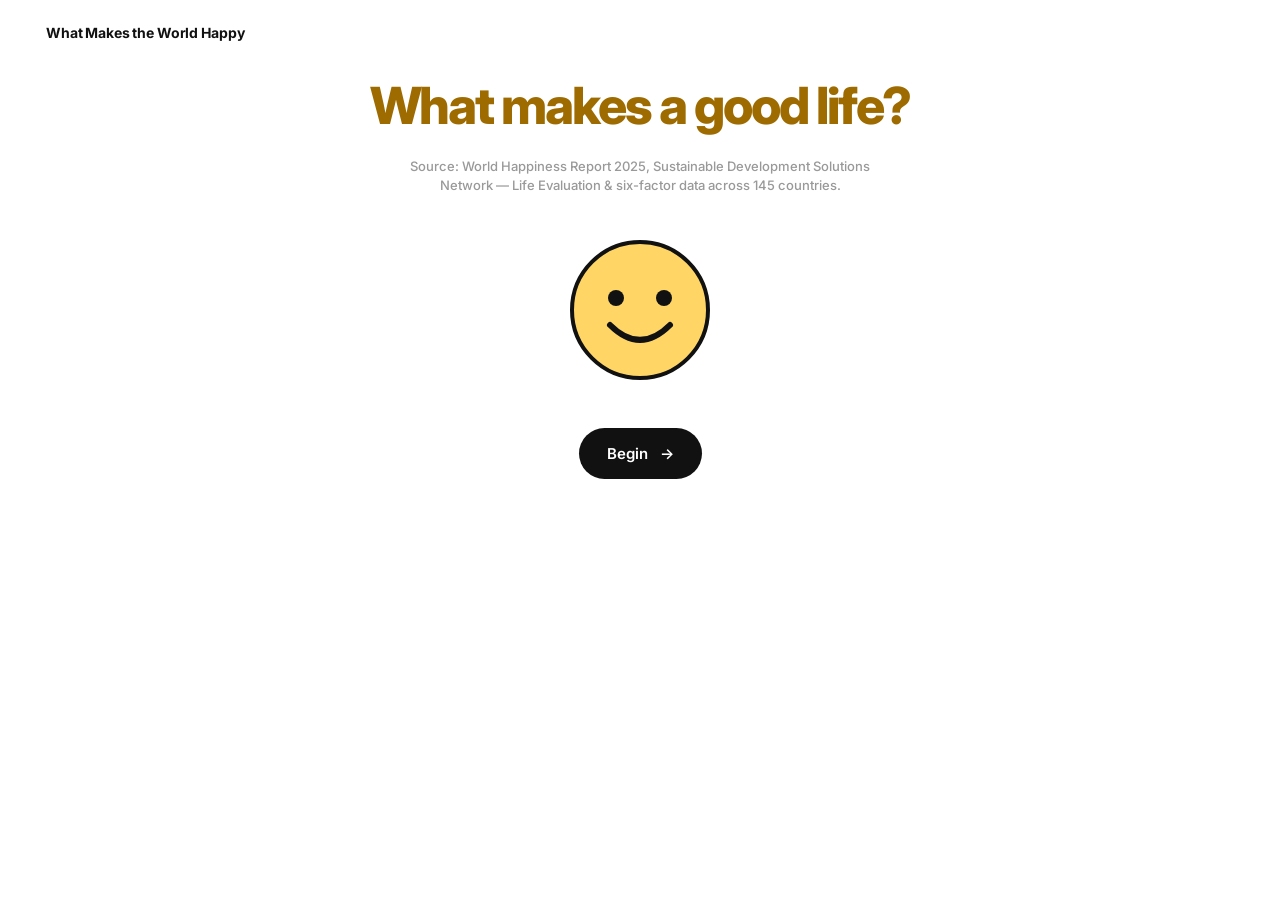
<file: project/p1.html>
<!doctype html>
<html lang="en">
<head>
<meta charset="UTF-8">
<meta name="viewport" content="width=device-width, initial-scale=1.0">
<title>What makes a good life?</title>
<link rel="preconnect" href="https://fonts.googleapis.com">
<link href="https://fonts.googleapis.com/css2?family=Inter:wght@400;500;600;700;800&family=IBM+Plex+Mono:wght@400;500&display=swap" rel="stylesheet">
<link rel="stylesheet" href="style.css">
<style>
  /* Supplementary Styles to enforce specific layout adjustments requested */
  
  /* Screen 0 specific centering */
  #screen-0 { align-items: center; justify-content: center; text-align: center; display: flex; }
  
  /* Screen 3: Broader cards, shorter min-height */
  #screen-3 .compare-grid {
    display: flex; gap: 24px; flex: 1; align-items: stretch; justify-content: center; margin-top: 0; width: 100%;
  }
  #screen-3 .compare-side {
    flex: 1; 
    padding: 32px 24px;
    background: var(--panel);
    border: 2px solid var(--panel-line);
    border-radius: 24px;
    min-height: auto; 
    justify-content: flex-start;
  }
  #screen-3 .compare-name { margin-top: 16px; margin-bottom: 16px; }
  #screen-3 .bars-list { margin-top: auto; } 
  
  /* Screen 4: Larger detail panel filling bottom space, legends moved below chart */
  #screen-4 .left-pane { display: flex; flex-direction: column; height: 100%; }
  #screen-4 .detail-panel { 
    flex: 1; 
    display: flex; 
    flex-direction: column; 
    justify-content: center; 
    margin-bottom: 24px;
  }
  
  /* Tooltip modifications */
  .tooltip {
    position: absolute; pointer-events: none; background: var(--ink); color: var(--bg);
    font-family: var(--display); font-weight: 600; font-size: 13px; padding: 10px 14px; border-radius: 8px;
    transform: translate(-50%,-130%); opacity: 0; transition: opacity .15s ease; white-space: nowrap; z-index: 20;
    line-height: 1.4; text-align: center;
  }

  /* Override heading color (High contrast sunflower yellow) */
  h1.heading {
    color: #9E6B00; 
  }
  
  /* Hide progress bar on intro screen */
  .topbar { position: relative; z-index: 10; }

  /* Drag and Drop Ranker Styles */
  .rank-layout {
    display: flex; flex-direction: column; gap: 32px; width: 100%; max-width: 480px; flex: 1;
  }
  .shelves { display: flex; flex-direction: column; gap: 10px; }
  .shelf {
    height: 54px; border: 2px dashed var(--panel-line); border-radius: 12px;
    display: flex; align-items: center; padding: 4px 8px;
    position: relative; transition: border-color 0.2s, background 0.2s;
  }
  .shelf.drag-over { border-color: var(--ink); background: var(--panel); }
  .shelf-num { font-family: var(--display); font-weight: 700; font-size: 14px; color: var(--ink-faint); width: 28px; text-align: center; flex-shrink: 0; }
  .shelf-content { flex: 1; height: 100%; display: flex; align-items: center; justify-content: flex-start; }

  .pool {
    display: flex; flex-wrap: wrap; gap: 10px; padding: 24px;
    background: var(--panel); border-radius: 16px; border: 2px solid var(--panel-line);
    min-height: 120px; align-content: flex-start;
  }
  .pool-title { width: 100%; font-family: var(--display); font-weight: 600; font-size: 13px; color: var(--ink-soft); margin-bottom: 8px; }

  .dragger-card {
    padding: 10px 18px; border-radius: 8px; border: 2px solid var(--panel-line);
    background: var(--bg); font-family: var(--display); font-weight: 700; font-size: 14px;
    cursor: grab; transition: background 0.2s, border-color 0.2s, transform 0.1s;
    user-select: none; color: var(--ink); display: flex; align-items: center; justify-content: center;
  }
  .dragger-card:active { cursor: grabbing; transform: scale(0.98); }
  .dragger-card.in-shelf { border-color: transparent; width: 100%; height: 100%; margin: 0; border-radius: 6px; }
</style>
</head>
<body>

<div class="app">
  <div class="topbar">
    <div class="brand">What Makes the World Happy</div>
    <div class="progress" id="progress">
      <div class="step" data-i="0">01 Define</div>
      <div class="step" data-i="1">02 Discover</div>
      <div class="step" data-i="2">03 Reality Check</div>
      <div class="step" data-i="3">04 World</div>
    </div>
    <button class="back-btn" id="backBtn">&larr; Back</button>
  </div>

  <main>
    <!-- SCREEN 0 : INTRO -->
    <section class="screen active" id="screen-0">
      <div class="intro-container">
        <h1 class="heading">What makes a good life?</h1>
        <div class="source-note">Source: World Happiness Report 2025, Sustainable Development Solutions Network — Life Evaluation &amp; six-factor data across 145 countries.</div>
        <div class="intro-visual">
          <svg id="introSmile" viewBox="0 0 140 140"></svg>
        </div>
        <button class="cta" id="toScreen1From0">Begin <span class="arrow">&rarr;</span></button>
      </div>
    </section>

    <!-- SCREEN 1 -->
    <section class="screen" id="screen-1">
      <div class="split">
        <div class="left-pane">
          <h1 class="heading">What matters most to you?</h1>
          <p class="sub">Rank these six factors from most to least important. Drag to reorder — watch your profile bloom below.</p>
          
          <div class="profile-col" style="margin-top: 32px; align-items: flex-start;">
            <div class="profile-label" style="font-family: var(--display); font-weight: 600; font-size: 12px; color: var(--ink-faint); margin-bottom: 8px;">Your happiness profile</div>
            <!-- Profile increased by 30% -->
            <svg id="userFlowerPreview" viewBox="0 0 300 300" width="234" height="234"></svg>
            <div class="profile-title" id="topValueLabel">Rank all 6 factors to continue</div>
          </div>
        </div>

        <div class="right-pane">
          <div class="rank-layout">
            <div class="shelves" id="shelvesContainer">
              <!-- Rendered via JS -->
            </div>
            
            <div class="pool" id="poolContainer">
              <div class="pool-title">Drag factors to the slots above</div>
              <!-- Cards rendered via JS -->
            </div>
          </div>

          <div class="bottom-action-bar">
            <button class="cta" id="toScreen2" disabled>Find my matches <span class="arrow">&rarr;</span></button>
          </div>
        </div>
      </div>
    </section>

    <!-- SCREEN 2 -->
    <section class="screen" id="screen-2">
      <div class="split">
        <div class="left-pane">
          <h1 class="heading">Which countries match your values?</h1>
          <p class="sub">We compared your ranking against real profiles from 145 countries — here's your list of best-fit matches. Tap one to set it as your dream country.</p>

          <div class="field-group" style="margin-top: 32px;">
            <div class="field">
              <label>Your home country</label>
              <select id="homeCountrySelect"><option value="">Select a country</option></select>
            </div>
            <div class="field">
              <label>Your dream country (optional)</label>
              <select id="dreamCountrySelect"><option value="">Not sure yet — I'll pick from the list</option></select>
            </div>
          </div>
        </div>
        
        <div class="right-pane">
          <div class="matches-grid" id="matchesGrid"></div>
          <div class="bottom-action-bar">
            <button class="cta" id="toScreen3" disabled>Compare with your dream country <span class="arrow">&rarr;</span></button>
          </div>
        </div>
      </div>
    </section>

    <!-- SCREEN 3 -->
    <section class="screen" id="screen-3">
      <div class="split">
        <div class="left-pane">
          <h1 class="heading">Does reality match your perception?</h1>
          <p class="sub">Compare your ranked priorities against a country's actual six-factor profile.</p>

          <div class="rc-toggle" id="rcToggle">
            <button class="toggle-btn" data-mode="mine">My country</button>
            <button class="toggle-btn" data-mode="dream">My dream country</button>
            <button class="toggle-btn" data-mode="other">Choose another</button>
          </div>
          <select class="country-select" id="otherSelect" style="display:none; width: 100%;"></select>

          <div class="insight-box" id="insightBox"></div>
        </div>

        <div class="right-pane">
          <div class="compare-grid">
            <div class="compare-side">
              <div class="compare-tag" style="font-family: var(--display); font-weight: 700; font-size: 13px; color: var(--ink-faint); text-transform: uppercase;">You</div>
              <svg viewBox="0 0 300 300" width="240" height="240" id="userFlowerCompare"></svg>
              <div class="compare-name">Your priorities</div>
              <div class="bars-list" id="userBars"></div>
            </div>
            <div class="compare-side">
              <div class="compare-tag" style="font-family: var(--display); font-weight: 700; font-size: 13px; color: var(--ink-faint); text-transform: uppercase;">Reality</div>
              <svg viewBox="0 0 300 300" width="240" height="240" id="countryFlowerCompare"></svg>
              <div class="compare-name" id="compareCountryName">—</div>
              <div class="bars-list" id="countryBars"></div>
            </div>
          </div>
          <div class="bottom-action-bar">
            <button class="cta" id="toScreen4">Explore the world's happiness <span class="arrow">&rarr;</span></button>
          </div>
        </div>
      </div>
    </section>

    <!-- SCREEN 4 -->
    <section class="screen" id="screen-4">
      <div class="split">
        <div class="left-pane">
          <h1 class="heading">Is there one recipe for happiness?</h1>
          <p class="sub">Similar happiness scores can come from very different combinations of factors. Click any country to see it bloom.</p>
                    
          <div class="search-field">
            <input type="text" id="countrySearch" placeholder="Search a country…" list="countryDatalist" autocomplete="off">
            <datalist id="countryDatalist"></datalist>
          </div>
          
          <div class="detail-panel" id="detailPanel">
            <div class="detail-default" id="detailDefault">There is no single recipe for happiness. <br><br><b>Countries reach similar life evaluation scores through very different combinations of factors.</b></div>
          </div>
        </div>
        <div class="right-pane">
          <div class="world-wrap">
            <svg id="scatter"></svg>
            <div class="tooltip" id="tooltip"></div>
          </div>
          <div class="legend" id="legend" style="justify-content: center; padding-top: 24px;"></div>
        </div>
      </div>
    </section>
  </main>
</div>

<script>
const RAW = [{"country":"Finland","rank":1,"life":7.764,"lo":7.69,"hi":7.837,"gdp":1.915,"social":1.638,"health":0.939,"freedom":1.105,"generosity":0.093,"trust":0.491,"dysres":1.582},{"country":"Iceland","rank":2,"life":7.54,"lo":7.449,"hi":7.63,"gdp":1.971,"social":1.72,"health":0.996,"freedom":1.105,"generosity":0.187,"trust":0.187,"dysres":1.373},{"country":"Denmark","rank":3,"life":7.539,"lo":7.446,"hi":7.631,"gdp":1.986,"social":1.633,"health":0.93,"freedom":1.081,"generosity":0.125,"trust":0.474,"dysres":1.31},{"country":"Costa Rica","rank":4,"life":7.439,"lo":7.356,"hi":7.522,"gdp":1.697,"social":1.483,"health":0.739,"freedom":1.101,"generosity":0.059,"trust":0.122,"dysres":2.236},{"country":"Sweden","rank":5,"life":7.255,"lo":7.172,"hi":7.337,"gdp":1.95,"social":1.57,"health":1.027,"freedom":1.07,"generosity":0.149,"trust":0.447,"dysres":1.041},{"country":"Norway","rank":6,"life":7.242,"lo":7.156,"hi":7.327,"gdp":2.057,"social":1.626,"health":0.983,"freedom":1.092,"generosity":0.157,"trust":0.413,"dysres":0.913},{"country":"Netherlands","rank":7,"life":7.223,"lo":7.153,"hi":7.293,"gdp":1.983,"social":1.539,"health":0.922,"freedom":1.0,"generosity":0.175,"trust":0.349,"dysres":1.255},{"country":"Israel","rank":8,"life":7.187,"lo":7.119,"hi":7.254,"gdp":1.867,"social":1.606,"health":0.925,"freedom":0.863,"generosity":0.139,"trust":0.196,"dysres":1.592},{"country":"Luxembourg","rank":9,"life":7.063,"lo":6.971,"hi":7.154,"gdp":2.162,"social":1.465,"health":0.981,"freedom":1.056,"generosity":0.111,"trust":0.382,"dysres":0.907},{"country":"Switzerland","rank":10,"life":7.018,"lo":6.937,"hi":7.099,"gdp":2.028,"social":1.534,"health":1.017,"freedom":1.035,"generosity":0.148,"trust":0.452,"dysres":0.804},{"country":"New Zealand","rank":11,"life":6.995,"lo":6.915,"hi":7.074,"gdp":1.876,"social":1.58,"health":0.924,"freedom":1.034,"generosity":0.155,"trust":0.422,"dysres":1.003},{"country":"Mexico","rank":12,"life":6.972,"lo":6.885,"hi":7.06,"gdp":1.636,"social":1.366,"health":0.631,"freedom":1.015,"generosity":0.056,"trust":0.128,"dysres":2.141},{"country":"Ireland","rank":13,"life":6.928,"lo":6.839,"hi":7.018,"gdp":2.146,"social":1.558,"health":0.936,"freedom":1.032,"generosity":0.172,"trust":0.364,"dysres":0.72},{"country":"Belgium","rank":14,"life":6.926,"lo":6.859,"hi":6.993,"gdp":1.951,"social":1.52,"health":0.988,"freedom":0.99,"generosity":0.107,"trust":0.296,"dysres":1.074},{"country":"Australia","rank":15,"life":6.916,"lo":6.833,"hi":6.999,"gdp":1.937,"social":1.497,"health":0.956,"freedom":0.989,"generosity":0.159,"trust":0.294,"dysres":1.085},{"country":"Kosovo","rank":16,"life":6.91,"lo":6.81,"hi":7.01,"gdp":1.535,"social":1.293,"health":0.907,"freedom":1.045,"generosity":0.186,"trust":0.082,"dysres":1.86},{"country":"Germany","rank":17,"life":6.882,"lo":6.789,"hi":6.975,"gdp":1.948,"social":1.49,"health":0.876,"freedom":0.948,"generosity":0.145,"trust":0.349,"dysres":1.128},{"country":"Slovenia","rank":18,"life":6.868,"lo":6.783,"hi":6.954,"gdp":1.872,"social":1.594,"health":0.913,"freedom":1.097,"generosity":0.108,"trust":0.108,"dysres":1.177},{"country":"Austria","rank":19,"life":6.845,"lo":6.764,"hi":6.927,"gdp":1.954,"social":1.474,"health":0.926,"freedom":0.979,"generosity":0.171,"trust":0.285,"dysres":1.057},{"country":"Czechia","rank":20,"life":6.821,"lo":6.739,"hi":6.903,"gdp":1.869,"social":1.594,"health":0.72,"freedom":1.045,"generosity":0.106,"trust":0.081,"dysres":1.405},{"country":"United Arab Emirates","rank":21,"life":6.821,"lo":6.734,"hi":6.907,"gdp":1.98,"social":1.096,"health":0.71,"freedom":1.071,"generosity":0.149,"trust":0.228,"dysres":1.587},{"country":"Saudi Arabia","rank":22,"life":6.817,"lo":6.726,"hi":6.907,"gdp":1.949,"social":1.412,"health":0.831,"freedom":1.042,"generosity":0.096,"trust":0.196,"dysres":1.291},{"country":"United States","rank":23,"life":6.816,"lo":6.724,"hi":6.908,"gdp":2.002,"social":1.516,"health":0.678,"freedom":0.776,"generosity":0.155,"trust":0.155,"dysres":1.534},{"country":"Poland","rank":24,"life":6.768,"lo":6.706,"hi":6.83,"gdp":1.851,"social":1.479,"health":0.693,"freedom":0.945,"generosity":0.023,"trust":0.177,"dysres":1.6},{"country":"Canada","rank":25,"life":6.741,"lo":6.656,"hi":6.826,"gdp":1.917,"social":1.525,"health":0.955,"freedom":0.948,"generosity":0.153,"trust":0.321,"dysres":0.923},{"country":"Taiwan Province of China","rank":26,"life":6.714,"lo":6.628,"hi":6.8,"gdp":1.959,"social":1.446,"health":0.933,"freedom":0.879,"generosity":0.107,"trust":0.179,"dysres":1.211},{"country":"Belize","rank":27,"life":6.711,"lo":6.432,"hi":6.989,"gdp":1.471,"social":1.42,"health":0.609,"freedom":1.146,"generosity":0.07,"trust":0.08,"dysres":1.913},{"country":"Lithuania","rank":28,"life":6.704,"lo":6.606,"hi":6.801,"gdp":1.863,"social":1.555,"health":0.653,"freedom":0.891,"generosity":0.049,"trust":0.113,"dysres":1.579},{"country":"United Kingdom","rank":29,"life":6.694,"lo":6.613,"hi":6.776,"gdp":1.896,"social":1.458,"health":0.888,"freedom":0.962,"generosity":0.191,"trust":0.291,"dysres":1.008},{"country":"Serbia","rank":30,"life":6.691,"lo":6.607,"hi":6.775,"gdp":1.696,"social":1.543,"health":0.58,"freedom":0.913,"generosity":0.124,"trust":0.096,"dysres":1.74},{"country":"Uruguay","rank":31,"life":6.635,"lo":6.553,"hi":6.717,"gdp":1.748,"social":1.54,"health":0.525,"freedom":1.054,"generosity":0.07,"trust":0.194,"dysres":1.505},{"country":"Brazil","rank":32,"life":6.634,"lo":6.54,"hi":6.728,"gdp":1.602,"social":1.396,"health":0.508,"freedom":0.964,"generosity":0.081,"trust":0.122,"dysres":1.96},{"country":"Kazakhstan","rank":33,"life":6.633,"lo":6.555,"hi":6.711,"gdp":1.782,"social":1.599,"health":0.552,"freedom":0.982,"generosity":0.117,"trust":0.104,"dysres":1.496},{"country":"Romania","rank":34,"life":6.629,"lo":6.542,"hi":6.715,"gdp":1.818,"social":1.233,"health":0.608,"freedom":0.965,"generosity":0.03,"trust":0.034,"dysres":1.941},{"country":"France","rank":35,"life":6.586,"lo":6.51,"hi":6.662,"gdp":1.907,"social":1.435,"health":0.95,"freedom":0.83,"generosity":0.09,"trust":0.24,"dysres":1.133},{"country":"Singapore","rank":36,"life":6.585,"lo":6.497,"hi":6.674,"gdp":2.167,"social":1.471,"health":1.059,"freedom":0.98,"generosity":0.145,"trust":0.512,"dysres":0.252},{"country":"El Salvador","rank":37,"life":6.578,"lo":6.461,"hi":6.694,"gdp":1.448,"social":1.086,"health":0.633,"freedom":1.089,"generosity":0.047,"trust":0.289,"dysres":1.987},{"country":"Italy","rank":38,"life":6.574,"lo":6.471,"hi":6.678,"gdp":1.899,"social":1.405,"health":0.975,"freedom":0.746,"generosity":0.075,"trust":0.067,"dysres":1.407},{"country":"Panama","rank":39,"life":6.547,"lo":6.432,"hi":6.661,"gdp":1.787,"social":1.479,"health":0.818,"freedom":0.975,"generosity":0.039,"trust":0.042,"dysres":1.407},{"country":"Kuwait","rank":40,"life":6.543,"lo":6.432,"hi":6.655,"gdp":1.862,"social":1.316,"health":0.88,"freedom":1.031,"generosity":0.11,"trust":0.167,"dysres":1.177},{"country":"Spain","rank":41,"life":6.54,"lo":6.459,"hi":6.62,"gdp":1.871,"social":1.552,"health":1.036,"freedom":0.857,"generosity":0.112,"trust":0.167,"dysres":0.946},{"country":"Guatemala","rank":42,"life":6.533,"lo":6.39,"hi":6.676,"gdp":1.472,"social":1.175,"health":0.38,"freedom":1.034,"generosity":0.076,"trust":0.094,"dysres":2.304},{"country":"Malta","rank":43,"life":6.436,"lo":6.357,"hi":6.516,"gdp":1.942,"social":1.532,"health":0.948,"freedom":0.977,"generosity":0.183,"trust":0.12,"dysres":0.735},{"country":"Argentina","rank":44,"life":6.43,"lo":6.337,"hi":6.522,"gdp":1.7,"social":1.517,"health":0.621,"freedom":0.97,"generosity":0.052,"trust":0.076,"dysres":1.493},{"country":"Viet Nam","rank":45,"life":6.428,"lo":6.353,"hi":6.504,"gdp":1.51,"social":1.375,"health":0.698,"freedom":1.147,"generosity":0.039,"trust":0.207,"dysres":1.453},{"country":"Estonia","rank":46,"life":6.41,"lo":6.33,"hi":6.49,"gdp":1.824,"social":1.604,"health":0.692,"freedom":0.99,"generosity":0.105,"trust":0.353,"dysres":0.842},{"country":"Bosnia and Herzegovina","rank":47,"life":6.381,"lo":6.283,"hi":6.478,"gdp":1.616,"social":1.425,"health":0.678,"freedom":0.874,"generosity":0.152,"trust":0.024,"dysres":1.612},{"country":"Latvia","rank":48,"life":6.365,"lo":6.277,"hi":6.454,"gdp":1.797,"social":1.61,"health":0.512,"freedom":0.94,"generosity":0.103,"trust":0.097,"dysres":1.305},{"country":"Jamaica","rank":49,"life":6.305,"lo":5.994,"hi":6.615,"gdp":1.445,"social":1.554,"health":0.371,"freedom":0.966,"generosity":0.059,"trust":0.082,"dysres":1.827},{"country":"Chile","rank":50,"life":6.302,"lo":6.212,"hi":6.393,"gdp":1.73,"social":1.427,"health":0.792,"freedom":0.926,"generosity":0.087,"trust":0.087,"dysres":1.254},{"country":"Nicaragua","rank":51,"life":6.301,"lo":6.127,"hi":6.475,"gdp":1.32,"social":1.349,"health":0.74,"freedom":1.03,"generosity":0.097,"trust":0.278,"dysres":1.487},{"country":"Thailand","rank":52,"life":6.296,"lo":6.187,"hi":6.405,"gdp":1.632,"social":1.424,"health":0.694,"freedom":1.087,"generosity":0.195,"trust":0.029,"dysres":1.234},{"country":"Uzbekistan","rank":53,"life":6.283,"lo":6.18,"hi":6.386,"gdp":1.415,"social":1.527,"health":0.771,"freedom":1.085,"generosity":0.173,"trust":0.196,"dysres":1.116},{"country":"Slovakia","rank":54,"life":6.255,"lo":6.189,"hi":6.321,"gdp":1.815,"social":1.63,"health":0.564,"freedom":0.847,"generosity":0.056,"trust":0.065,"dysres":1.278},{"country":"Bahrain","rank":55,"life":6.254,"lo":6.143,"hi":6.364,"gdp":1.93,"social":1.293,"health":0.693,"freedom":1.055,"generosity":0.143,"trust":0.171,"dysres":0.969},{"country":"Philippines","rank":56,"life":6.206,"lo":6.097,"hi":6.315,"gdp":1.413,"social":1.285,"health":0.286,"freedom":1.085,"generosity":0.088,"trust":0.095,"dysres":1.953},{"country":"Paraguay","rank":57,"life":6.198,"lo":6.091,"hi":6.306,"gdp":1.547,"social":1.529,"health":0.209,"freedom":1.039,"generosity":0.097,"trust":0.058,"dysres":1.719},{"country":"Oman","rank":58,"life":6.197,"lo":5.973,"hi":6.42,"gdp":1.789,"social":1.286,"health":0.58,"freedom":1.057,"generosity":0.132,"trust":0.188,"dysres":1.164},{"country":"Ecuador","rank":59,"life":6.144,"lo":6.027,"hi":6.261,"gdp":1.505,"social":1.168,"health":0.835,"freedom":0.86,"generosity":0.058,"trust":0.085,"dysres":1.634},{"country":"Montenegro","rank":60,"life":6.139,"lo":6.057,"hi":6.222,"gdp":1.709,"social":1.485,"health":0.68,"freedom":0.935,"generosity":0.073,"trust":0.142,"dysres":1.115},{"country":"Japan","rank":61,"life":6.13,"lo":6.048,"hi":6.211,"gdp":1.858,"social":1.414,"health":1.041,"freedom":0.875,"generosity":0.019,"trust":0.202,"dysres":0.722},{"country":"Cyprus","rank":62,"life":6.126,"lo":6.013,"hi":6.24,"gdp":1.892,"social":1.215,"health":0.953,"freedom":0.794,"generosity":0.086,"trust":0.07,"dysres":1.116},{"country":"Honduras","rank":63,"life":6.096,"lo":5.954,"hi":6.237,"gdp":1.277,"social":1.083,"health":0.466,"freedom":0.999,"generosity":0.122,"trust":0.081,"dysres":2.067},{"country":"Dominican Republic","rank":64,"life":6.093,"lo":5.957,"hi":6.23,"gdp":1.664,"social":1.406,"health":0.702,"freedom":1.015,"generosity":0.061,"trust":0.188,"dysres":1.057},{"country":"China","rank":65,"life":6.074,"lo":5.998,"hi":6.15,"gdp":1.662,"social":0.963,"health":0.905,"freedom":0.793,"generosity":0.089,"trust":0.161,"dysres":1.502},{"country":"Kyrgyzstan","rank":66,"life":6.049,"lo":5.976,"hi":6.121,"gdp":1.296,"social":1.565,"health":0.759,"freedom":1.108,"generosity":0.142,"trust":0.102,"dysres":1.077},{"country":"Republic of Korea","rank":67,"life":6.04,"lo":5.945,"hi":6.134,"gdp":1.906,"social":1.23,"health":1.028,"freedom":0.825,"generosity":0.089,"trust":0.149,"dysres":0.812},{"country":"Colombia","rank":68,"life":6.04,"lo":5.933,"hi":6.146,"gdp":1.586,"social":1.374,"health":0.63,"freedom":0.915,"generosity":0.042,"trust":0.051,"dysres":1.441},{"country":"Portugal","rank":69,"life":6.029,"lo":5.928,"hi":6.131,"gdp":1.83,"social":1.461,"health":0.944,"freedom":1.005,"generosity":0.035,"trust":0.031,"dysres":0.724},{"country":"Croatia","rank":70,"life":6.009,"lo":5.928,"hi":6.09,"gdp":1.834,"social":1.562,"health":0.737,"freedom":0.675,"generosity":0.022,"trust":0.095,"dysres":1.084},{"country":"Malaysia","rank":71,"life":6.005,"lo":5.901,"hi":6.11,"gdp":1.766,"social":1.17,"health":0.413,"freedom":1.109,"generosity":0.161,"trust":0.112,"dysres":1.275},{"country":"Peru","rank":72,"life":5.974,"lo":5.872,"hi":6.076,"gdp":1.535,"social":1.24,"health":0.605,"freedom":0.849,"generosity":0.055,"trust":0.01,"dysres":1.68},{"country":"Mauritius","rank":73,"life":5.939,"lo":5.814,"hi":6.064,"gdp":1.707,"social":1.384,"health":0.704,"freedom":0.926,"generosity":0.092,"trust":0.127,"dysres":0.999},{"country":"Hungary","rank":74,"life":5.937,"lo":5.829,"hi":6.044,"gdp":1.819,"social":1.625,"health":0.633,"freedom":0.785,"generosity":0.103,"trust":0.056,"dysres":0.916},{"country":"Mongolia","rank":75,"life":5.936,"lo":5.852,"hi":6.02,"gdp":1.558,"social":1.615,"health":0.421,"freedom":0.752,"generosity":0.162,"trust":0.051,"dysres":1.376},{"country":"Trinidad and Tobago","rank":76,"life":5.905,"lo":5.651,"hi":6.159,"gdp":1.748,"social":1.413,"health":0.49,"freedom":0.884,"generosity":0.109,"trust":0.0,"dysres":1.262},{"country":"Republic of Moldova","rank":77,"life":5.851,"lo":5.741,"hi":5.961,"gdp":1.55,"social":1.277,"health":0.409,"freedom":0.981,"generosity":0.053,"trust":0.037,"dysres":1.544},{"country":"Bolivia","rank":78,"life":5.835,"lo":5.727,"hi":5.943,"gdp":1.442,"social":1.2,"health":0.36,"freedom":0.909,"generosity":0.059,"trust":0.038,"dysres":1.827},{"country":"Russian Federation","rank":79,"life":5.834,"lo":5.735,"hi":5.932,"gdp":1.821,"social":1.331,"health":0.505,"freedom":0.809,"generosity":0.112,"trust":0.133,"dysres":1.122},{"country":"Venezuela","rank":80,"life":5.756,"lo":5.646,"hi":5.866,"gdp":0.0,"social":1.335,"health":0.561,"freedom":0.846,"generosity":0.18,"trust":0.133,"dysres":2.701},{"country":"Libya","rank":81,"life":5.731,"lo":5.65,"hi":5.811,"gdp":1.48,"social":1.136,"health":0.619,"freedom":0.865,"generosity":0.099,"trust":0.245,"dysres":1.286},{"country":"North Macedonia","rank":82,"life":5.719,"lo":5.629,"hi":5.809,"gdp":1.665,"social":1.448,"health":0.581,"freedom":0.74,"generosity":0.124,"trust":0.013,"dysres":1.149},{"country":"Algeria","rank":83,"life":5.714,"lo":5.587,"hi":5.841,"gdp":1.535,"social":1.275,"health":0.964,"freedom":0.933,"generosity":0.057,"trust":0.113,"dysres":0.837},{"country":"Bulgaria","rank":84,"life":5.703,"lo":5.611,"hi":5.796,"gdp":1.768,"social":1.587,"health":0.47,"freedom":0.881,"generosity":0.059,"trust":0.003,"dysres":0.935},{"country":"Greece","rank":85,"life":5.697,"lo":5.584,"hi":5.81,"gdp":1.795,"social":1.257,"health":0.799,"freedom":0.478,"generosity":0.023,"trust":0.064,"dysres":1.282},{"country":"Albania","rank":86,"life":5.662,"lo":5.543,"hi":5.782,"gdp":1.631,"social":1.026,"health":0.782,"freedom":1.014,"generosity":0.106,"trust":0.06,"dysres":1.043},{"country":"Indonesia","rank":87,"life":5.617,"lo":5.517,"hi":5.718,"gdp":1.512,"social":1.229,"health":0.485,"freedom":1.043,"generosity":0.295,"trust":0.033,"dysres":1.02},{"country":"Armenia","rank":89,"life":5.584,"lo":5.485,"hi":5.683,"gdp":1.608,"social":1.225,"health":1.05,"freedom":0.914,"generosity":0.026,"trust":0.152,"dysres":0.608},{"country":"Hong Kong SAR of China","rank":90,"life":5.569,"lo":5.49,"hi":5.648,"gdp":1.96,"social":1.33,"health":1.238,"freedom":0.852,"generosity":0.09,"trust":0.395,"dysres":-0.295},{"country":"Georgia","rank":91,"life":5.517,"lo":5.42,"hi":5.614,"gdp":1.669,"social":1.201,"health":0.5,"freedom":0.988,"generosity":0.0,"trust":0.161,"dysres":0.998},{"country":"Lao PDR","rank":92,"life":5.515,"lo":5.39,"hi":5.641,"gdp":1.357,"social":0.866,"health":0.554,"freedom":1.065,"generosity":0.134,"trust":0.174,"dysres":1.366},{"country":"Mozambique","rank":93,"life":5.336,"lo":5.147,"hi":5.525,"gdp":0.839,"social":1.018,"health":0.126,"freedom":0.888,"generosity":0.116,"trust":0.165,"dysres":2.182},{"country":"Türkiye","rank":94,"life":5.3,"lo":5.222,"hi":5.379,"gdp":1.785,"social":1.313,"health":0.692,"freedom":0.363,"generosity":0.046,"trust":0.099,"dysres":1.002},{"country":"Iraq","rank":95,"life":5.212,"lo":5.103,"hi":5.321,"gdp":1.477,"social":1.127,"health":0.704,"freedom":0.615,"generosity":0.087,"trust":0.084,"dysres":1.117},{"country":"Gabon","rank":96,"life":5.167,"lo":5.03,"hi":5.304,"gdp":1.591,"social":1.003,"health":0.45,"freedom":0.829,"generosity":0.043,"trust":0.092,"dysres":1.159},{"country":"Iran","rank":97,"life":5.151,"lo":5.029,"hi":5.274,"gdp":1.565,"social":1.249,"health":0.693,"freedom":0.599,"generosity":0.189,"trust":0.124,"dysres":0.733},{"country":"Côte d’Ivoire","rank":98,"life":5.148,"lo":5.018,"hi":5.277,"gdp":1.285,"social":0.694,"health":0.45,"freedom":0.84,"generosity":0.1,"trust":0.176,"dysres":1.604},{"country":"Nepal","rank":99,"life":5.147,"lo":5.03,"hi":5.264,"gdp":1.2,"social":1.099,"health":0.508,"freedom":0.887,"generosity":0.117,"trust":0.075,"dysres":1.26},{"country":"Cameroon","rank":100,"life":5.083,"lo":4.956,"hi":5.21,"gdp":1.191,"social":0.9,"health":0.348,"freedom":0.821,"generosity":0.094,"trust":0.055,"dysres":1.675},{"country":"South Africa","rank":101,"life":5.009,"lo":4.885,"hi":5.132,"gdp":1.494,"social":1.285,"health":0.101,"freedom":0.825,"generosity":0.064,"trust":0.064,"dysres":1.176},{"country":"Azerbaijan","rank":102,"life":4.993,"lo":4.913,"hi":5.072,"gdp":1.636,"social":0.979,"health":0.847,"freedom":0.935,"generosity":0.058,"trust":0.198,"dysres":0.34},{"country":"Niger","rank":103,"life":4.94,"lo":4.79,"hi":5.09,"gdp":0.89,"social":0.651,"health":0.3,"freedom":0.9,"generosity":0.121,"trust":0.115,"dysres":1.964},{"country":"Pakistan","rank":104,"life":4.868,"lo":4.737,"hi":4.999,"gdp":1.224,"social":0.556,"health":0.489,"freedom":0.564,"generosity":0.144,"trust":0.071,"dysres":1.819},{"country":"Tunisia","rank":105,"life":4.798,"lo":4.714,"hi":4.883,"gdp":1.475,"social":1.043,"health":0.442,"freedom":0.652,"generosity":0.038,"trust":0.071,"dysres":1.078},{"country":"Nigeria","rank":106,"life":4.788,"lo":4.665,"hi":4.911,"gdp":1.335,"social":1.083,"health":0.462,"freedom":0.735,"generosity":0.151,"trust":0.036,"dysres":0.986},{"country":"Senegal","rank":107,"life":4.787,"lo":4.673,"hi":4.9,"gdp":1.164,"social":0.882,"health":0.48,"freedom":0.922,"generosity":0.114,"trust":0.113,"dysres":1.111},{"country":"Namibia","rank":108,"life":4.781,"lo":4.679,"hi":4.882,"gdp":1.41,"social":1.411,"health":0.038,"freedom":0.67,"generosity":0.048,"trust":0.058,"dysres":1.145},{"country":"Kenya","rank":110,"life":4.674,"lo":4.543,"hi":4.804,"gdp":1.242,"social":0.879,"health":0.518,"freedom":0.798,"generosity":0.207,"trust":0.093,"dysres":0.936},{"country":"Ukraine","rank":111,"life":4.658,"lo":4.549,"hi":4.767,"gdp":1.547,"social":1.303,"health":0.498,"freedom":0.722,"generosity":0.222,"trust":0.008,"dysres":0.358},{"country":"Morocco","rank":112,"life":4.646,"lo":4.532,"hi":4.759,"gdp":1.376,"social":0.401,"health":0.674,"freedom":0.844,"generosity":0.035,"trust":0.086,"dysres":1.229},{"country":"Guinea","rank":113,"life":4.609,"lo":4.467,"hi":4.751,"gdp":1.132,"social":0.622,"health":0.364,"freedom":0.866,"generosity":0.141,"trust":0.102,"dysres":1.381},{"country":"Mali","rank":114,"life":4.588,"lo":4.471,"hi":4.705,"gdp":1.036,"social":0.779,"health":0.381,"freedom":0.904,"generosity":0.078,"trust":0.105,"dysres":1.305},{"country":"Ghana","rank":115,"life":4.554,"lo":4.457,"hi":4.65,"gdp":1.297,"social":0.961,"health":0.507,"freedom":0.932,"generosity":0.123,"trust":0.035,"dysres":0.699},{"country":"India","rank":116,"life":4.536,"lo":4.47,"hi":4.601,"gdp":1.397,"social":0.732,"health":0.298,"freedom":1.015,"generosity":0.121,"trust":0.124,"dysres":0.848},{"country":"Somalia","rank":117,"life":4.508,"lo":4.393,"hi":4.624,"gdp":0.818,"social":0.791,"health":0.035,"freedom":0.928,"generosity":0.155,"trust":0.218,"dysres":1.562},{"country":"Uganda","rank":118,"life":4.491,"lo":4.373,"hi":4.61,"gdp":1.032,"social":1.181,"health":0.449,"freedom":0.924,"generosity":0.14,"trust":0.043,"dysres":0.722},{"country":"Jordan","rank":119,"life":4.478,"lo":4.354,"hi":4.602,"gdp":1.388,"social":1.055,"health":0.606,"freedom":0.853,"generosity":0.053,"trust":0.174,"dysres":0.348},{"country":"Mauritania","rank":120,"life":4.473,"lo":4.359,"hi":4.587,"gdp":1.272,"social":0.787,"health":0.593,"freedom":0.593,"generosity":0.109,"trust":0.188,"dysres":0.931},{"country":"Cambodia","rank":121,"life":4.462,"lo":4.354,"hi":4.569,"gdp":1.295,"social":1.075,"health":0.531,"freedom":1.123,"generosity":0.148,"trust":0.088,"dysres":0.201},{"country":"Congo","rank":122,"life":4.456,"lo":4.294,"hi":4.617,"gdp":1.259,"social":0.554,"health":0.391,"freedom":0.751,"generosity":0.074,"trust":0.123,"dysres":1.304},{"country":"Burkina Faso","rank":123,"life":4.455,"lo":4.354,"hi":4.557,"gdp":0.995,"social":0.63,"health":0.343,"freedom":0.82,"generosity":0.135,"trust":0.253,"dysres":1.28},{"country":"Benin","rank":124,"life":4.393,"lo":4.262,"hi":4.525,"gdp":1.122,"social":0.087,"health":0.409,"freedom":0.816,"generosity":0.086,"trust":0.243,"dysres":1.63},{"country":"Chad","rank":125,"life":4.385,"lo":4.252,"hi":4.518,"gdp":0.979,"social":0.676,"health":0.292,"freedom":0.571,"generosity":0.151,"trust":0.116,"dysres":1.6},{"country":"Lesotho","rank":126,"life":4.375,"lo":4.17,"hi":4.579,"gdp":1.007,"social":1.135,"health":0.0,"freedom":0.741,"generosity":0.057,"trust":0.069,"dysres":1.365},{"country":"Bangladesh","rank":127,"life":4.319,"lo":4.197,"hi":4.442,"gdp":1.353,"social":0.245,"health":0.672,"freedom":1.078,"generosity":0.111,"trust":0.087,"dysres":0.774},{"country":"Gambia","rank":128,"life":4.306,"lo":4.21,"hi":4.403,"gdp":1.05,"social":0.853,"health":0.393,"freedom":0.807,"generosity":0.223,"trust":0.042,"dysres":0.938},{"country":"Myanmar","rank":129,"life":4.287,"lo":4.144,"hi":4.43,"gdp":1.211,"social":0.977,"health":0.488,"freedom":0.722,"generosity":0.292,"trust":0.16,"dysres":0.436},{"country":"Liberia","rank":130,"life":4.28,"lo":4.116,"hi":4.444,"gdp":0.867,"social":0.815,"health":0.386,"freedom":0.796,"generosity":0.125,"trust":0.066,"dysres":1.225},{"country":"Togo","rank":131,"life":4.277,"lo":4.17,"hi":4.384,"gdp":1.039,"social":0.572,"health":0.442,"freedom":0.682,"generosity":0.085,"trust":0.144,"dysres":1.314},{"country":"Madagascar","rank":132,"life":4.174,"lo":4.062,"hi":4.287,"gdp":0.867,"social":0.71,"health":0.393,"freedom":0.38,"generosity":0.118,"trust":0.116,"dysres":1.59},{"country":"Zambia","rank":133,"life":4.106,"lo":3.954,"hi":4.259,"gdp":1.109,"social":0.861,"health":0.25,"freedom":0.991,"generosity":0.139,"trust":0.101,"dysres":0.654},{"country":"Sri Lanka","rank":134,"life":4.013,"lo":3.898,"hi":4.127,"gdp":1.496,"social":1.13,"health":0.567,"freedom":0.872,"generosity":0.111,"trust":0.059,"dysres":-0.222},{"country":"Ethiopia","rank":135,"life":3.985,"lo":3.879,"hi":4.091,"gdp":1.033,"social":0.854,"health":0.453,"freedom":0.653,"generosity":0.144,"trust":0.097,"dysres":0.753},{"country":"Comoros","rank":136,"life":3.925,"lo":3.752,"hi":4.097,"gdp":1.089,"social":0.352,"health":0.468,"freedom":0.373,"generosity":0.118,"trust":0.172,"dysres":1.352},{"country":"Eswatini","rank":137,"life":3.909,"lo":3.752,"hi":4.066,"gdp":1.41,"social":1.036,"health":0.044,"freedom":0.579,"generosity":0.055,"trust":0.137,"dysres":0.647},{"country":"Tanzania","rank":138,"life":3.902,"lo":3.763,"hi":4.041,"gdp":1.108,"social":0.778,"health":0.459,"freedom":1.006,"generosity":0.145,"trust":0.251,"dysres":0.155},{"country":"Egypt","rank":139,"life":3.862,"lo":3.765,"hi":3.958,"gdp":1.558,"social":0.862,"health":0.521,"freedom":0.727,"generosity":0.022,"trust":0.097,"dysres":0.074},{"country":"DR Congo","rank":140,"life":3.761,"lo":3.609,"hi":3.914,"gdp":0.857,"social":0.792,"health":0.321,"freedom":0.72,"generosity":0.146,"trust":0.066,"dysres":0.86},{"country":"Lebanon","rank":141,"life":3.723,"lo":3.635,"hi":3.811,"gdp":1.428,"social":1.05,"health":0.416,"freedom":0.434,"generosity":0.074,"trust":0.057,"dysres":0.265},{"country":"Yemen","rank":142,"life":3.532,"lo":3.306,"hi":3.758,"gdp":0.692,"social":1.292,"health":0.431,"freedom":0.549,"generosity":0.084,"trust":0.109,"dysres":0.374},{"country":"Botswana","rank":143,"life":3.464,"lo":3.335,"hi":3.593,"gdp":1.582,"social":0.989,"health":0.017,"freedom":0.86,"generosity":0.022,"trust":0.093,"dysres":-0.099},{"country":"Zimbabwe","rank":144,"life":3.346,"lo":3.244,"hi":3.449,"gdp":1.213,"social":0.782,"health":0.189,"freedom":0.729,"generosity":0.056,"trust":0.128,"dysres":0.251},{"country":"Malawi","rank":145,"life":3.284,"lo":3.153,"hi":3.415,"gdp":0.864,"social":0.326,"health":0.299,"freedom":0.812,"generosity":0.109,"trust":0.143,"dysres":0.73},{"country":"Sierra Leone","rank":146,"life":3.251,"lo":3.147,"hi":3.355,"gdp":1.054,"social":0.692,"health":0.405,"freedom":0.8,"generosity":0.131,"trust":0.052,"dysres":0.117},{"country":"Afghanistan","rank":147,"life":1.446,"lo":1.348,"hi":1.544,"gdp":0.921,"social":0.0,"health":0.176,"freedom":0.0,"generosity":0.079,"trust":0.131,"dysres":0.139}];

const FACTORS = [
  {key:'social',    label:'Social Support',     short:'Social',    hex:'var(--social)'},
  {key:'freedom',   label:'Freedom',            short:'Freedom',   hex:'var(--freedom)'},
  {key:'health',    label:'Health',             short:'Health',    hex:'var(--health)'},
  {key:'gdp',       label:'Economic Prosperity',short:'Economy',   hex:'var(--econ)'},
  {key:'generosity',label:'Generosity',         short:'Generosity',hex:'var(--generosity)'},
  {key:'trust',     label:'Trust',              short:'Trust',     hex:'var(--trust)'}
];

const MAXES={};
FACTORS.forEach(f=>{ MAXES[f.key]=Math.max(...RAW.map(d=>d[f.key]||0)); });
const DATA=RAW.map(d=>{
  const norm={};
  FACTORS.forEach(f=> norm[f.key]=MAXES[f.key] ? (d[f.key]||0)/MAXES[f.key] : 0);
  return {...d, norm};
});
const SORTED_NAMES=DATA.slice().sort((a,b)=>a.country.localeCompare(b.country)).map(d=>d.country);
const COUNTRY_MAP={}; DATA.forEach(d=> COUNTRY_MAP[d.country.toLowerCase()]=d);

const LIFE_MIN=1, LIFE_MAX=10;
const DYS_MIN=Math.min(...DATA.map(d=>d.dysres));
const DYS_MAX=Math.max(...DATA.map(d=>d.dysres));

let state={
  order: [null, null, null, null, null, null],
  homeCountry:'', dreamCountryStated:'',
  matches:[], selectedMatch:null,
  compareMode:'mine', screen:0
};

// ---------------- NAV ----------------
const screens=[...document.querySelectorAll('.screen')];
const progressEl=document.getElementById('progress');
const progressSteps=[...document.querySelectorAll('.progress .step')];
const backBtn=document.getElementById('backBtn');

function goTo(i){
  state.screen=i;
  screens.forEach((s,idx)=> s.classList.toggle('active', idx===i));
  progressEl.classList.toggle('show', i>0);
  progressSteps.forEach((s,idx)=>{
    s.classList.toggle('active', idx===i-1);
    s.classList.toggle('done', idx<i-1);
  });
  backBtn.classList.toggle('show', i>0);
  window.scrollTo(0,0);
  if(i===2) renderMatches();
  if(i===3) renderCompare();
  if(i===4) renderScatter();
}
backBtn.addEventListener('click', ()=> goTo(Math.max(0,state.screen-1)));
progressSteps.forEach(s=>{
  s.addEventListener('click', ()=>{
    const i=+s.dataset.i+1;
    if(i<state.screen) goTo(i);
  });
});
document.getElementById('toScreen1From0').addEventListener('click', ()=> goTo(1));
document.getElementById('toScreen2').addEventListener('click', ()=> goTo(2));
document.getElementById('toScreen3').addEventListener('click', ()=> goTo(3));
document.getElementById('toScreen4').addEventListener('click', ()=> goTo(4));

// ---------------- COUNTRY SELECTS (screen 2) ----------------
const homeSel=document.getElementById('homeCountrySelect');
const dreamSel=document.getElementById('dreamCountrySelect');
SORTED_NAMES.forEach(name=>{
  const o1=document.createElement('option'); o1.value=name; o1.textContent=name; homeSel.appendChild(o1);
  const o2=document.createElement('option'); o2.value=name; o2.textContent=name; dreamSel.appendChild(o2);
});
homeSel.addEventListener('change', ()=> state.homeCountry=homeSel.value);
dreamSel.addEventListener('change', ()=> state.dreamCountryStated=dreamSel.value);

// ---------------- FLOWER RENDERER ----------------
function renderFlower(svgEl, values, opts={}){
  const size=300, cx=size/2, cy=size/2;
  const minR=opts.minR ?? 14, maxR=opts.maxR ?? 44;
  const overlap=opts.overlap ?? 1.7;
  svgEl.setAttribute('viewBox', `0 0 ${size} ${size}`);
  svgEl.innerHTML='';
  const ns='http://www.w3.org/2000/svg';
  const g=document.createElementNS(ns,'g');
  svgEl.appendChild(g);

  FACTORS.forEach((f,i)=>{
    const angle=(Math.PI*2*i/6) - Math.PI/2;
    const val=values[f.key] ?? 0;
    const r=minR + val*(maxR-minR);
    const dist=r*overlap;
    const x=cx+Math.cos(angle)*dist, y=cy+Math.sin(angle)*dist;

    const circle=document.createElementNS(ns,'circle');
    circle.setAttribute('cx', x); circle.setAttribute('cy', y); circle.setAttribute('r', r);
    circle.setAttribute('fill', f.hex);
    circle.setAttribute('fill-opacity', opts.opacity ?? 0.95);
    circle.dataset.factor=f.key;
    circle.style.transformOrigin=`${x}px ${y}px`;
    if(opts.animate){
      circle.style.transform='scale(0.05)';
      circle.style.transition=`transform .5s cubic-bezier(.34,1.56,.64,1) ${i*0.05}s`;
    }
    g.appendChild(circle);
  });

  if(opts.animate){
    requestAnimationFrame(()=> requestAnimationFrame(()=>{
      g.querySelectorAll('circle[data-factor]').forEach(c=> c.style.transform='scale(1)');
    }));
  }
  return g;
}

function userProfileValues(){
  const vals={};
  FACTORS.forEach(f => vals[f.key] = 0);
  const n = 6;
  state.order.forEach((key,idx)=>{ 
    if(key) {
      vals[key]=1-(idx/(n-1))*0.82; 
    }
  });
  return vals;
}

// ---------------- INTRO SMILE ----------------
function renderIntroSmile(){
  const svg=document.getElementById('introSmile');
  const size=140, cx=size/2, cy=size/2;
  svg.setAttribute('viewBox',`0 0 ${size} ${size}`);
  svg.innerHTML='';
  const ns='http://www.w3.org/2000/svg';

  const face=document.createElementNS(ns,'circle');
  face.setAttribute('cx',cx); face.setAttribute('cy',cy); face.setAttribute('r',68);
  face.setAttribute('fill','var(--trust)');
  face.setAttribute('stroke','var(--ink)');
  face.setAttribute('stroke-width',4);
  svg.appendChild(face);

  const eyeL=document.createElementNS(ns,'circle');
  eyeL.setAttribute('cx',cx-24); eyeL.setAttribute('cy',cy-12); eyeL.setAttribute('r',8); eyeL.setAttribute('fill','var(--ink)');
  svg.appendChild(eyeL);
  const eyeR=document.createElementNS(ns,'circle');
  eyeR.setAttribute('cx',cx+24); eyeR.setAttribute('cy',cy-12); eyeR.setAttribute('r',8); eyeR.setAttribute('fill','var(--ink)');
  svg.appendChild(eyeR);

  const smile=document.createElementNS(ns,'path');
  smile.setAttribute('d', `M ${cx-30} ${cy+15} Q ${cx} ${cy+45} ${cx+30} ${cy+15}`);
  smile.setAttribute('stroke','var(--ink)');
  smile.setAttribute('stroke-width',6);
  smile.setAttribute('fill','none');
  smile.setAttribute('stroke-linecap','round');
  svg.appendChild(smile);
}
renderIntroSmile();

// ---------------- BAR CHART ----------------
function renderBars(container, values){
  container.innerHTML='';
  FACTORS.forEach(f=>{
    const val=values[f.key]||0;
    const row=document.createElement('div'); row.className='bar-row';
    row.innerHTML=`<div class="bar-label">${f.short}</div><div class="bar-track"><div class="bar-fill" style="background:${f.hex}"></div></div><div class="bar-val">${Math.round(val*100)}</div>`;
    container.appendChild(row);
    requestAnimationFrame(()=> requestAnimationFrame(()=>{
      row.querySelector('.bar-fill').style.width=(val*100)+'%';
    }));
  });
}

// ---------------- SCREEN 1 : Drag & Drop Setup ----------------
function initDragAndDrop() {
  const shelvesContainer = document.getElementById('shelvesContainer');
  const poolContainer = document.getElementById('poolContainer');

  // Generate 6 drop slots
  for(let i=0; i<6; i++) {
    const shelf = document.createElement('div');
    shelf.className = 'shelf';
    shelf.dataset.index = i;
    shelf.innerHTML = `<div class="shelf-num">${i+1}</div><div class="shelf-content"></div>`;
    shelvesContainer.appendChild(shelf);

    shelf.addEventListener('dragover', e => {
      e.preventDefault();
      shelf.classList.add('drag-over');
    });
    shelf.addEventListener('dragleave', e => {
      shelf.classList.remove('drag-over');
    });
    shelf.addEventListener('drop', e => {
      e.preventDefault();
      shelf.classList.remove('drag-over');
      const key = e.dataTransfer.getData('text/plain');
      const card = document.querySelector(`.dragger-card[data-key="${key}"]`);
      if(!card) return;

      const content = shelf.querySelector('.shelf-content');
      if(content.children.length > 0) {
        const existing = content.children[0];
        resetCard(existing);
        poolContainer.appendChild(existing);
      }
      
      content.appendChild(card);
      styleCardForShelf(card, key);
      syncOrder();
    });
  }

  // Create pool items (neutral visually)
  FACTORS.forEach(f => {
    const card = document.createElement('div');
    card.className = 'dragger-card';
    card.dataset.key = f.key;
    card.textContent = f.label;
    card.draggable = true;

    card.addEventListener('dragstart', e => {
      e.dataTransfer.setData('text/plain', f.key);
      card.classList.add('dragging');
    });
    card.addEventListener('dragend', e => {
      card.classList.remove('dragging');
    });

    poolContainer.appendChild(card);
  });

  // Pool Drop logic
  poolContainer.addEventListener('dragover', e => {
    e.preventDefault();
  });
  poolContainer.addEventListener('drop', e => {
    e.preventDefault();
    const key = e.dataTransfer.getData('text/plain');
    const card = document.querySelector(`.dragger-card[data-key="${key}"]`);
    if(card) {
      resetCard(card);
      poolContainer.appendChild(card);
      syncOrder();
    }
  });
}

function styleCardForShelf(card, key) {
  const f = FACTORS.find(x => x.key === key);
  card.style.background = f.hex;
  card.style.borderColor = f.hex;
  card.classList.add('in-shelf');
}

function resetCard(card) {
  card.style.background = 'var(--bg)';
  card.style.borderColor = 'var(--panel-line)';
  card.classList.remove('in-shelf');
}

function syncOrder() {
  const shelves = document.querySelectorAll('.shelf .shelf-content');
  state.order = Array.from(shelves).map(s => {
    if(s.children.length > 0) return s.children[0].dataset.key;
    return null;
  });
  
  const cta = document.getElementById('toScreen2');
  if(state.order.every(k => k !== null)) {
    cta.disabled = false;
    const topF = FACTORS.find(f => f.key === state.order[0]);
    document.getElementById('topValueLabel').textContent = `You value ${topF.label.toLowerCase()} most`;
  } else {
    cta.disabled = true;
    document.getElementById('topValueLabel').textContent = `Rank all 6 factors to continue`;
  }
  updatePreview();
}

function updatePreview(){
  const vals=userProfileValues();
  renderFlower(document.getElementById('userFlowerPreview'), vals, {opacity:0.95, animate:true, minR:10, maxR:36, overlap:1.7});
}

initDragAndDrop();
syncOrder();

// ---------------- SCREEN 2 : matches ----------------
function computeMatches(){
  const userRanks={}; state.order.forEach((key,idx)=> userRanks[key]=idx+1);
  const scored=DATA.map(country=>{
    const sortedFactors=[...FACTORS].sort((a,b)=>country.norm[b.key]-country.norm[a.key]);
    const countryRanks={}; sortedFactors.forEach((f,idx)=> countryRanks[f.key]=idx+1);
    let sumSq=0; FACTORS.forEach(f=>{ const d=userRanks[f.key]-countryRanks[f.key]; sumSq+=d*d; });
    const n=6; const spearman=1-(6*sumSq)/(n*(n*n-1));
    const pct=Math.round(((spearman+1)/2)*100);
    return {...country, matchPct:pct};
  });
  scored.sort((a,b)=>b.matchPct-a.matchPct);
  return scored.slice(0,8);
}
function renderMatches(){
  state.matches=computeMatches();
  
  const grid=document.getElementById('matchesGrid');
  grid.innerHTML='';
  state.matches.forEach(c=>{
    const card=document.createElement('div'); card.className='match-card';
    card.innerHTML=`
      <div class="match-flower-wrap"><svg viewBox="0 0 300 300" width="110" height="110"></svg></div>
      <div class="match-text">
        <div class="match-country">${c.country}</div>
        <div class="match-badge">${c.matchPct}% match</div>
      </div>`;
    grid.appendChild(card);
    renderFlower(card.querySelector('svg'), c.norm, {opacity:0.95, minR:7, maxR:20, overlap:1.7});
    card.addEventListener('click',()=>{
      grid.querySelectorAll('.match-card').forEach(x=>x.classList.remove('selected'));
      card.classList.add('selected');
      state.selectedMatch=c;
      document.getElementById('toScreen3').disabled=false;
    });
  });
}

// ---------------- SCREEN 3 : reality check ----------------
const otherSelect=document.getElementById('otherSelect');
SORTED_NAMES.forEach(name=>{
  const opt=document.createElement('option'); opt.value=name; opt.textContent=name; otherSelect.appendChild(opt);
});
document.querySelectorAll('#rcToggle .toggle-btn').forEach(btn=>{
  btn.addEventListener('click',()=>{
    document.querySelectorAll('#rcToggle .toggle-btn').forEach(b=>b.classList.remove('active'));
    btn.classList.add('active');
    state.compareMode=btn.dataset.mode;
    otherSelect.style.display=state.compareMode==='other' ? 'inline-block' : 'none';
    renderCompare();
  });
});
otherSelect.addEventListener('change', ()=>{ state.compareMode='other'; renderCompare(); });

function getCompareCountry(){
  if(state.compareMode==='dream'){
    if(state.selectedMatch) return state.selectedMatch;
    if(state.dreamCountryStated) return DATA.find(d=>d.country===state.dreamCountryStated);
    return state.matches[0] || DATA[0];
  }
  if(state.compareMode==='other') return DATA.find(d=>d.country===otherSelect.value) || DATA[0];
  if(state.homeCountry) return DATA.find(d=>d.country===state.homeCountry) || DATA[0];
  return DATA.find(d=>d.country==='Finland') || DATA[0];
}
function renderCompare(){
  if(![...document.querySelectorAll('.toggle-btn')].some(b=>b.classList.contains('active'))){
    document.querySelector('[data-mode="mine"]').classList.add('active');
  }
  const country=getCompareCountry();
  const userVals=userProfileValues();

  renderFlower(document.getElementById('userFlowerCompare'), userVals, {opacity:0.95, animate:true, minR:10, maxR:42, overlap:1.7});
  renderFlower(document.getElementById('countryFlowerCompare'), country.norm, {opacity:0.95, animate:true, minR:10, maxR:42, overlap:1.7});
  document.getElementById('compareCountryName').textContent=country.country;
  renderBars(document.getElementById('userBars'), userVals);
  renderBars(document.getElementById('countryBars'), country.norm);

  const userTopF=FACTORS.find(f=>f.key===state.order[0]);
  const sortedCountry=[...FACTORS].sort((a,b)=>country.norm[b.key]-country.norm[a.key]);
  const countryTopF=sortedCountry[0];
  const box=document.getElementById('insightBox');
  if(userTopF.key===countryTopF.key){
    box.innerHTML=`You value <span class="hi" style="color:${userTopF.hex}">${userTopF.label.toLowerCase()}</span> most — and ${country.country} scores strongest on exactly that.`;
  } else {
    box.innerHTML=`You value <span class="hi" style="color:${userTopF.hex}">${userTopF.label.toLowerCase()}</span> most. ${country.country} scores relatively higher on <span class="hi" style="color:${countryTopF.hex}">${countryTopF.label.toLowerCase()}</span>.`;
  }
}

// ---------------- SCREEN 4 : scatter ----------------
const legend=document.getElementById('legend');
FACTORS.forEach(f=>{
  const item=document.createElement('div'); item.className='legend-item';
  item.innerHTML=`<span class="sw" style="background:${f.hex}"></span>${f.label}`;
  legend.appendChild(item);
});

const datalist=document.getElementById('countryDatalist');
SORTED_NAMES.forEach(name=>{
  const opt=document.createElement('option'); opt.value=name; datalist.appendChild(opt);
});

const expanded=new Set();
let dotRefs={};
let searchRing=null;

function showDetail(country){
  const panel=document.getElementById('detailPanel');
  panel.innerHTML=`
    <div class="detail-country-name">${country.country}</div>
    <div class="detail-score">Rank: ${country.rank} &middot; Score: ${country.life.toFixed(2)} / 10</div>
    <div class="bars-list" id="detailBars"></div>
    <a class="detail-back" id="detailBack">&larr; Back to overview</a>`;
  renderBars(document.getElementById('detailBars'), country.norm);
  document.getElementById('detailBack').addEventListener('click', showDefaultDetail);
}
function showDefaultDetail(){
  const panel=document.getElementById('detailPanel');
  panel.innerHTML=`<div class="detail-default" id="detailDefault">There is no single recipe for happiness. <br><br><b>Countries reach similar life evaluation scores through very different combinations of factors.</b></div>`;
}

function renderScatter(){
  const svg=document.getElementById('scatter');
  const wrap=svg.parentElement;
  const w=wrap.clientWidth, h=wrap.clientHeight;
  svg.setAttribute('viewBox',`0 0 ${w} ${h}`);
  svg.innerHTML='';
  expanded.clear(); dotRefs={}; searchRing=null;
  const ns='http://www.w3.org/2000/svg';
  const padL=58, padR=26, padT=28, padB=48;
  const plotW=w-padL-padR, plotH=h-padT-padB;

  const xScale=(dys)=> padL + ((dys-DYS_MIN)/(DYS_MAX-DYS_MIN))*plotW;
  const yScale=(life)=> padT + (1-((life-LIFE_MIN)/(LIFE_MAX-LIFE_MIN)))*plotH;

  const xAxis=document.createElementNS(ns,'line');
  xAxis.setAttribute('x1',padL); xAxis.setAttribute('x2',w-padR);
  xAxis.setAttribute('y1',h-padB); xAxis.setAttribute('y2',h-padB);
  xAxis.setAttribute('stroke','var(--panel-line)');
  svg.appendChild(xAxis);
  const xTicks=[DYS_MIN,(DYS_MIN+DYS_MAX)/2,DYS_MAX];
  xTicks.forEach(v=>{
    const x=xScale(v);
    const t=document.createElementNS(ns,'text');
    t.setAttribute('x',x); t.setAttribute('y',h-padB+18);
    t.setAttribute('text-anchor','middle'); t.setAttribute('class','axis-label');
    t.textContent=v.toFixed(1); svg.appendChild(t);
  });
  const xTitle=document.createElementNS(ns,'text');
  xTitle.setAttribute('x', padL+plotW/2); xTitle.setAttribute('y', h-6);
  xTitle.setAttribute('text-anchor','middle'); xTitle.setAttribute('class','axis-title');
  xTitle.textContent='Unexplained happiness (residual)';
  svg.appendChild(xTitle);

  const yAxis=document.createElementNS(ns,'line');
  yAxis.setAttribute('x1',padL); yAxis.setAttribute('x2',padL);
  yAxis.setAttribute('y1',padT); yAxis.setAttribute('y2',h-padB);
  yAxis.setAttribute('stroke','var(--panel-line)');
  svg.appendChild(yAxis);
  for(let v=1; v<=10; v+=1){
    const y=yScale(v);
    const t=document.createElementNS(ns,'text');
    t.setAttribute('x',padL-10); t.setAttribute('y',y+3);
    t.setAttribute('text-anchor','end'); t.setAttribute('class','axis-label');
    t.textContent=v; svg.appendChild(t);
    const gridline=document.createElementNS(ns,'line');
    gridline.setAttribute('x1',padL); gridline.setAttribute('x2',w-padR);
    gridline.setAttribute('y1',y); gridline.setAttribute('y2',y);
    gridline.setAttribute('stroke','var(--panel-line)'); gridline.setAttribute('stroke-dasharray','2,4');
    gridline.setAttribute('opacity',0.5);
    svg.appendChild(gridline);
  }
  const yTitle=document.createElementNS(ns,'text');
  yTitle.setAttribute('x', -(padT+plotH/2)); yTitle.setAttribute('y', 16);
  yTitle.setAttribute('text-anchor','middle'); yTitle.setAttribute('class','axis-title');
  yTitle.setAttribute('transform','rotate(-90)');
  yTitle.textContent='Life evaluation (0–10 scale)';
  svg.appendChild(yTitle);

  const dotsLayer=document.createElementNS(ns,'g');
  const flowerLayer=document.createElementNS(ns,'g');
  const highlightLayer=document.createElementNS(ns,'g');
  svg.appendChild(dotsLayer); svg.appendChild(flowerLayer); svg.appendChild(highlightLayer);

  const tooltip=document.getElementById('tooltip');

  DATA.forEach(c=>{
    const x=xScale(c.dysres), y=yScale(c.life);
    const dot=document.createElementNS(ns,'circle');
    dot.setAttribute('cx',x); dot.setAttribute('cy',y); dot.setAttribute('r',4.5);
    dot.setAttribute('fill','var(--ink)'); dot.setAttribute('fill-opacity',0.32);
    dot.style.cursor='pointer'; dot.style.transition='fill-opacity .2s ease, r .2s ease';
    dotsLayer.appendChild(dot);
    dotRefs[c.country]={dot, x, y};

    dot.addEventListener('mouseenter',()=>{
      dot.setAttribute('fill-opacity',0.85); dot.setAttribute('r',6);
      tooltip.style.left=x+'px'; tooltip.style.top=y+'px';
      tooltip.innerHTML=`<strong>${c.country}</strong><br><span style="font-weight:500; font-size:11px; opacity:0.9;">Rank: ${c.rank} &middot; Score: ${c.life.toFixed(2)}</span>`;
      tooltip.classList.add('show');
    });
    dot.addEventListener('mouseleave',()=>{
      if(!expanded.has(c.country)){ dot.setAttribute('fill-opacity',0.32); dot.setAttribute('r',4.5); }
      tooltip.classList.remove('show');
    });

    dot.addEventListener('click',()=> toggleExpand(c, x, y, ns, flowerLayer, dot));
  });
}

function toggleExpand(c, x, y, ns, flowerLayer, dot){
  ns = ns || 'http://www.w3.org/2000/svg';
  if(expanded.has(c.country)){
    expanded.delete(c.country);
    const fl=flowerLayer.querySelector(`[data-flower="${CSS.escape(c.country)}"]`);
    if(fl) fl.remove();
    dot.setAttribute('fill-opacity',0.32); dot.setAttribute('r',4.5);
    dot.style.display='block';
    showDefaultDetail();
  } else {
    expanded.add(c.country);
    dot.style.display='none';
    const g=document.createElementNS(ns,'g');
    g.setAttribute('data-flower', c.country);
    g.setAttribute('transform', `translate(${x-32},${y-32})`);
    flowerLayer.appendChild(g);
    const inner=document.createElementNS(ns,'svg');
    inner.setAttribute('width',64); inner.setAttribute('height',64);
    inner.setAttribute('viewBox','0 0 300 300'); inner.setAttribute('overflow','visible');
    g.appendChild(inner);
    renderFlower(inner, c.norm, {opacity:0.95, animate:true, minR:5, maxR:16, overlap:1.7});
    showDetail(c);
  }
}

window.addEventListener('resize', ()=>{ if(document.getElementById('screen-4').classList.contains('active')) renderScatter(); });

const searchInput=document.getElementById('countrySearch');
searchInput.addEventListener('input', ()=>{
  const val=searchInput.value.trim().toLowerCase();
  const svg=document.getElementById('scatter');
  const oldRing=svg.querySelector('.search-highlight-ring');
  if(oldRing) oldRing.remove();
  if(!val) return;
  const country=COUNTRY_MAP[val];
  if(!country || !dotRefs[country.country]) return;
  const {dot, x, y}=dotRefs[country.country];
  const ns='http://www.w3.org/2000/svg';
  const ring=document.createElementNS(ns,'circle');
  ring.setAttribute('cx',x); ring.setAttribute('cy',y); ring.setAttribute('r',10);
  ring.setAttribute('fill','none'); ring.setAttribute('stroke','var(--ink)'); ring.setAttribute('stroke-width',2);
  ring.setAttribute('class','search-highlight-ring');
  ring.style.animation='searchPulse 1.4s ease-out infinite';
  svg.appendChild(ring);
  dot.setAttribute('fill-opacity',1); dot.setAttribute('r',6);
  showDetail(country);
});
</script>
</body>
</html>
</file>
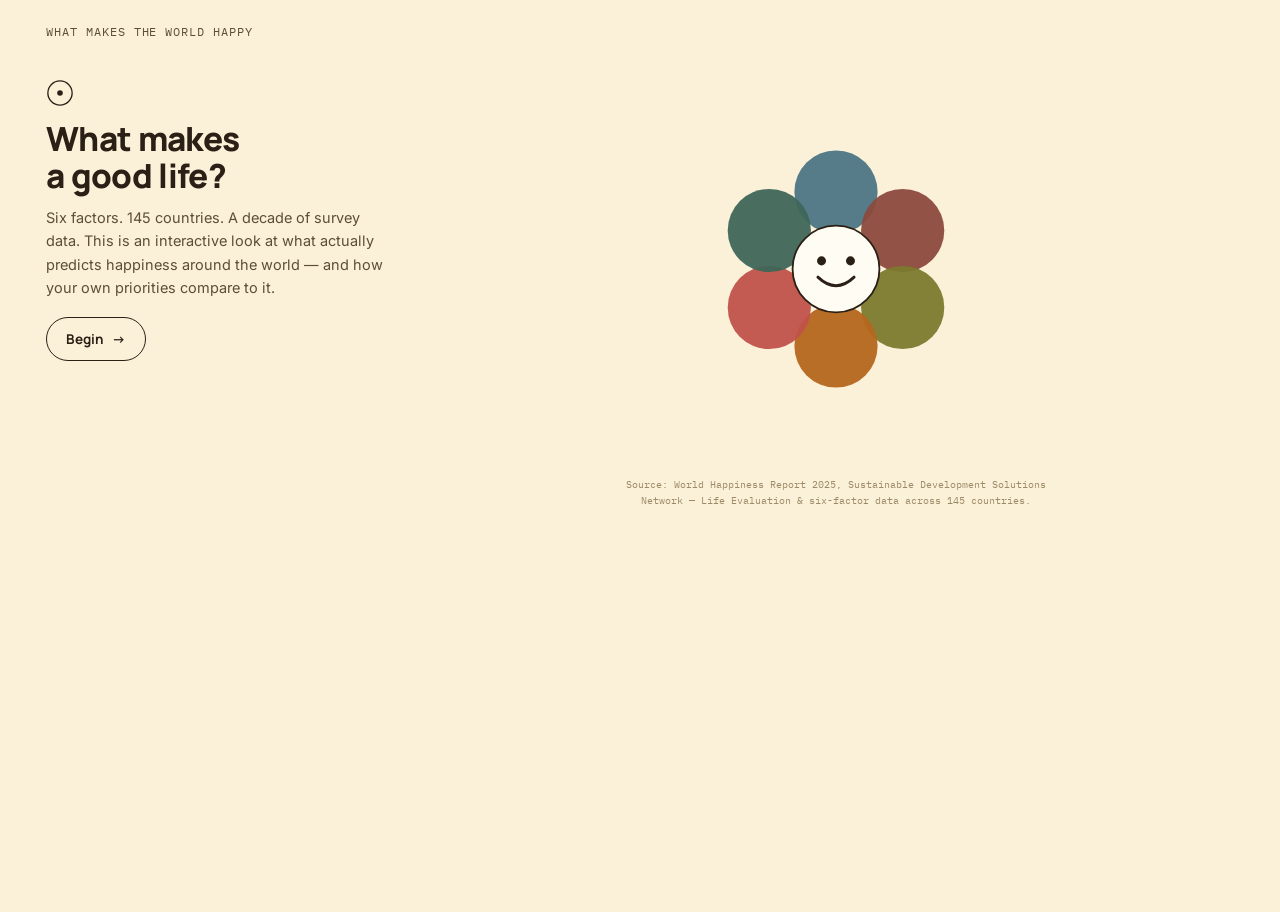
<file: project1/what_makes_the_world_happy (3).html>
<!doctype html>
<html lang="en">
<head>
<meta charset="UTF-8">
<meta name="viewport" content="width=device-width, initial-scale=1.0">
<title>What makes a good life?</title>
<link rel="preconnect" href="https://fonts.googleapis.com">
<link href="https://fonts.googleapis.com/css2?family=Manrope:wght@400;500;600;700;800&family=Inter:wght@400;500;600&family=IBM+Plex+Mono:wght@400;500&family=Playfair+Display:wght@500;600;700&display=swap" rel="stylesheet">
<style>
  :root{
    /* palette from reference: Salmon Paste, Cantaloupe, Lemon Posset, Yellow Green, Powder Blue */
    --bg:#FBF1D9;
    --panel:#FFFCF4;
    --panel-line:#EBDBAE;
    --ink:#2B2015;
    --ink-soft:#5C4E37;
    --ink-faint:#9C8B66;
    --line:#E6D5A3;

    --social:#4B7583;      /* Powder Blue, deepened */
    --freedom:#8C4A3D;     /* rust, extended from Salmon/Cantaloupe family */
    --health:#7C7A2E;      /* Yellow Green, deepened */
    --econ:#B5661D;        /* Cantaloupe, deepened */
    --generosity:#C1524B;  /* Salmon Paste, deepened */
    --trust:#3E6659;       /* forest teal, extended */

    --display:'Manrope', sans-serif;
    --body:'Inter', sans-serif;
    --mono:'IBM Plex Mono', monospace;
    --serif:'Playfair Display', serif;
  }

  *{box-sizing:border-box; margin:0; padding:0;}
  html,body{height:100%;}
  body{
    background:var(--bg);
    color:var(--ink);
    font-family:var(--body);
    overflow-x:hidden;
    -webkit-font-smoothing:antialiased;
  }
  ::selection{background:var(--ink); color:var(--bg);}
  button{font-family:inherit; cursor:pointer; border:none; background:none; color:inherit;}
  select,input{font-family:inherit;}

  .app{min-height:100vh; display:flex; flex-direction:column;}

  .topbar{display:flex; align-items:center; justify-content:space-between; padding:24px 46px 0 46px;}
  .brand{font-family:var(--mono); font-size:12px; letter-spacing:.08em; color:var(--ink-soft); text-transform:uppercase;}
  .progress{display:flex; gap:20px; font-family:var(--mono); font-size:11px; letter-spacing:.06em; text-transform:uppercase; opacity:0; pointer-events:none; transition:opacity .4s ease;}
  .progress.show{opacity:1; pointer-events:auto;}
  .progress .step{color:var(--ink-faint); transition:color .3s ease; display:flex; align-items:center; gap:6px; cursor:pointer;}
  .progress .step .dot{width:5px; height:5px; border-radius:50%; background:var(--ink-faint); transition:all .3s ease;}
  .progress .step.active{color:var(--ink);}
  .progress .step.active .dot{background:var(--ink); box-shadow:0 0 0 3px rgba(43,32,21,0.12);}
  .progress .step.done{color:var(--ink-soft);}
  .progress .step.done .dot{background:var(--ink-soft);}

  .back-btn{
    font-family:var(--mono); font-size:11px; letter-spacing:.05em; text-transform:uppercase;
    color:var(--ink-faint); display:flex; align-items:center; gap:6px;
    opacity:0; pointer-events:none; transition:opacity .3s ease, color .2s ease;
  }
  .back-btn.show{opacity:1; pointer-events:auto;}
  .back-btn:hover{color:var(--ink);}

  main{flex:1; position:relative;}
  .screen{
    position:absolute; inset:0; display:flex; flex-direction:column;
    padding:38px 46px 30px 46px;
    opacity:0; transform:translateY(12px); pointer-events:none;
    transition:opacity .5s cubic-bezier(.22,.61,.36,1), transform .5s cubic-bezier(.22,.61,.36,1);
  }
  .screen.active{opacity:1; transform:translateY(0); pointer-events:auto; position:relative;}

  .icon-ring{width:28px; height:28px; margin-bottom:14px;}
  .icon-ring svg{width:100%; height:100%;}

  h1.heading{
    font-family:var(--display); font-weight:800;
    font-size:clamp(26px, 2.6vw, 36px);
    letter-spacing:-0.02em; line-height:1.1;
  }
  p.sub{font-family:var(--body); font-size:14.5px; color:var(--ink-soft); line-height:1.6; margin-top:12px;}

  .cta{
    font-family:var(--display); font-weight:700; font-size:13.5px; color:var(--ink);
    display:inline-flex; align-items:center; gap:9px;
    padding:12px 19px; border:1.5px solid var(--ink); border-radius:100px;
    transition:background .25s ease, color .25s ease, transform .2s ease;
    width:fit-content; margin-top:18px;
  }
  .cta:hover{background:var(--ink); color:var(--bg); transform:translateX(2px);}
  .cta:disabled{opacity:.35; pointer-events:none;}
  .cta .arrow{transition:transform .25s ease;}
  .cta:hover .arrow{transform:translateX(3px);}

  .split{display:flex; gap:52px; flex:1; align-items:flex-start; margin-top:2px; min-height:0;}
  .left-pane{width:340px; flex-shrink:0; display:flex; flex-direction:column;}
  .right-pane{flex:1; min-width:0; display:flex; flex-direction:column; min-height:0;}

  .field-group{margin-top:20px; display:flex; flex-direction:column; gap:12px;}
  .field{display:flex; flex-direction:column; gap:6px;}
  .field label{font-family:var(--mono); font-size:10.5px; letter-spacing:.05em; text-transform:uppercase; color:var(--ink-faint);}
  .field select{
    font-family:var(--body); font-size:13.5px; color:var(--ink);
    padding:10px 13px; border-radius:10px; border:1px solid var(--panel-line); background:var(--panel);
  }

  .insight-box, .profile-title, .match-country, .compare-name, .detail-country-name, .detail-default{
    font-family:var(--display);
  }

  /* ================= SCREEN 0 : INTRO ================= */
  .intro-visual{align-items:center; justify-content:center; display:flex; flex-direction:column; gap:18px;}
  #introFlower{width:min(380px, 88%); height:auto;}
  .source-note{font-family:var(--mono); font-size:10px; color:var(--ink-faint); text-align:center; max-width:420px; line-height:1.6;}

  /* ================= SCREEN 1 ================= */
  #screen-1 .right-pane{flex-direction:row; gap:40px; align-items:flex-start;}
  .rank-hint{font-family:var(--mono); font-size:10.5px; color:var(--ink-faint); margin-bottom:12px; letter-spacing:.03em;}
  .cards{display:flex; flex-direction:column; gap:8px; width:300px; flex-shrink:0;}
  .rank-row{display:flex; align-items:center; gap:10px;}
  .rank-num-outside{
    font-family:var(--mono); font-size:13px; color:var(--ink-faint); width:16px; text-align:center; flex-shrink:0;
  }
  .card{
    background:var(--panel); border:1px solid var(--panel-line); border-radius:12px;
    padding:10px 13px; display:flex; align-items:center; gap:11px; cursor:grab;
    transition:box-shadow .2s ease, border-color .2s ease; user-select:none; flex:1;
  }
  .card:active{cursor:grabbing;}
  .card.dragging{opacity:.35;}
  .card .swatch{width:9px; height:9px; border-radius:50%; flex-shrink:0;}
  .card .label{font-family:var(--display); font-weight:700; font-size:13px; flex:1;}
  .row-controls{display:flex; align-items:center; gap:4px; flex-shrink:0;}
  .row-controls .updown{display:flex; flex-direction:column; gap:1px;}
  .row-controls button{font-size:9px; color:var(--ink-faint); line-height:1;}
  .row-controls button:hover{color:var(--ink);}
  .row-controls .handle{color:var(--ink-faint); font-size:12px; letter-spacing:2px;}
  .card:hover{border-color:var(--ink-faint); box-shadow:0 5px 14px rgba(43,32,21,.06);}

  .profile-col{flex:1; display:flex; flex-direction:column; align-items:center; justify-content:flex-start; gap:10px; padding-top:2px;}
  .profile-label{font-family:var(--mono); font-size:10.5px; letter-spacing:.06em; text-transform:uppercase; color:var(--ink-faint); text-align:center;}
  .profile-title{font-weight:600; font-size:16px; text-align:center;}

  /* ================= SCREEN 2 ================= */
  .matches-grid{
    margin-top:4px; display:grid; grid-template-columns:repeat(auto-fill, minmax(280px,1fr));
    gap:12px; align-content:start;
  }
  .match-card{
    background:var(--panel); border:1px solid var(--panel-line); border-radius:14px;
    padding:12px 14px; display:flex; flex-direction:row; align-items:center; gap:12px;
    cursor:pointer; transition:transform .18s ease, box-shadow .18s ease, border-color .18s ease; position:relative;
  }
  .match-card:hover{transform:translateY(-2px); box-shadow:0 10px 22px rgba(43,32,21,.08); border-color:var(--ink-faint);}
  .match-card.selected{border-color:var(--ink); box-shadow:0 0 0 2px var(--ink);}
  .match-flower-wrap{flex-shrink:0; width:74px; height:74px;}
  .match-text{display:flex; flex-direction:column; gap:2px; min-width:0;}
  .match-country{font-weight:600; font-size:15px; line-height:1.15;}
  .match-badge{font-family:var(--mono); font-size:10.5px; color:var(--ink-soft);}
  .match-score{font-family:var(--mono); font-size:10px; color:var(--ink-faint);}

  /* ================= SCREEN 3 ================= */
  .rc-toggle{display:flex; gap:7px; flex-wrap:wrap; margin-top:18px;}
  .toggle-btn{
    font-family:var(--display); font-weight:600; font-size:12px;
    padding:8px 15px; border-radius:100px; border:1px solid var(--panel-line); color:var(--ink-soft);
    transition:all .2s ease; background:var(--panel);
  }
  .toggle-btn.active{background:var(--ink); color:var(--bg); border-color:var(--ink);}
  .toggle-btn:hover:not(.active){border-color:var(--ink-faint); color:var(--ink);}
  select.country-select{
    font-family:var(--body); font-size:12.5px; color:var(--ink);
    padding:8px 13px; border-radius:100px; border:1px solid var(--panel-line); background:var(--panel);
  }

  .insight-box{margin-top:16px; font-size:15px; font-weight:600; line-height:1.55; color:var(--ink);}
  .insight-box .hi{padding:1px 6px; border-radius:5px;}

  .compare-grid{display:flex; flex-wrap:nowrap; gap:30px; flex:1; align-items:flex-start; justify-content:center; margin-top:2px;}
  .compare-side{display:flex; flex-direction:column; align-items:center; gap:10px; width:250px; min-width:0;}
  .compare-tag{font-family:var(--mono); font-size:10.5px; color:var(--ink-faint); text-transform:uppercase; letter-spacing:.05em;}
  .compare-name{font-weight:600; font-size:16px;}

  .bars-list{width:100%; display:flex; flex-direction:column; gap:8px; margin-top:4px;}
  .bar-row{display:flex; align-items:center; gap:7px;}
  .bar-label{font-family:var(--mono); font-size:9.5px; color:var(--ink-soft); width:58px; flex-shrink:0;}
  .bar-track{flex:1; height:6px; background:var(--panel-line); border-radius:6px; overflow:hidden;}
  .bar-fill{height:100%; border-radius:6px; width:0%; transition:width .6s cubic-bezier(.22,.61,.36,1);}
  .bar-val{font-family:var(--mono); font-size:9.5px; color:var(--ink-faint); width:24px; text-align:right; flex-shrink:0;}

  /* ================= SCREEN 4 ================= */
  #screen-4 .right-pane{border-left:1px solid var(--panel-line); padding-left:36px;}
  .legend{display:flex; gap:12px; flex-wrap:wrap; margin-top:18px;}
  .legend-item{display:flex; align-items:center; gap:6px; font-family:var(--mono); font-size:10px; color:var(--ink-soft);}
  .legend-item .sw{width:8px; height:8px; border-radius:50%;}

  .search-field{margin-top:18px; position:relative;}
  .search-field input{
    width:100%; font-family:var(--body); font-size:13px; color:var(--ink);
    padding:10px 14px; border-radius:100px; border:1px solid var(--panel-line); background:var(--panel);
  }
  .search-field input:focus{outline:none; border-color:var(--ink-faint);}

  .detail-panel{
    margin-top:18px; padding:16px 16px; background:var(--panel); border:1px solid var(--panel-line);
    border-radius:14px; min-height:170px;
  }
  .detail-default{font-weight:600; font-size:14px; line-height:1.5; color:var(--ink-soft);}
  .detail-default b{color:var(--ink);}
  .detail-country-name{font-weight:700; font-size:17px; margin-bottom:3px;}
  .detail-score{font-family:var(--mono); font-size:11px; color:var(--ink-faint); margin-bottom:12px;}
  .detail-back{font-family:var(--mono); font-size:10px; color:var(--ink-faint); text-transform:uppercase; letter-spacing:.05em; margin-top:10px; display:inline-block; cursor:pointer;}
  .detail-back:hover{color:var(--ink);}

  #scatter{width:100%; height:100%; display:block; overflow:visible;}
  .axis-label{font-family:var(--mono); font-size:10px; fill:var(--ink-faint);}
  .axis-title{font-family:var(--mono); font-size:10px; fill:var(--ink-soft);}
  .world-wrap{flex:1; position:relative; min-height:540px;}

  .tooltip{
    position:absolute; pointer-events:none; background:var(--ink); color:var(--bg);
    font-family:var(--mono); font-size:10.5px; padding:6px 10px; border-radius:8px;
    transform:translate(-50%,-130%); opacity:0; transition:opacity .15s ease; white-space:nowrap; z-index:20;
  }
  .tooltip.show{opacity:1;}

  @keyframes searchPulse{
    0%{ r:9; opacity:1; }
    70%{ r:20; opacity:0; }
    100%{ r:20; opacity:0; }
  }

  @media (max-width: 980px){
    .topbar{padding:18px 20px 0 20px;}
    .screen{padding:28px 20px 22px 20px;}
    .split{flex-direction:column; gap:24px;}
    .left-pane{width:100%;}
    #screen-1 .right-pane{flex-direction:column;}
    .cards{width:100%;}
    #screen-4 .right-pane{border-left:none; padding-left:0; border-top:1px solid var(--panel-line); padding-top:20px;}
    .compare-grid{flex-wrap:wrap;}
    .progress{display:none;}
  }
</style>
</head>
<body>

<div class="app">
  <div class="topbar">
    <div class="brand">What Makes the World Happy</div>
    <div class="progress" id="progress">
      <div class="step" data-i="0"><span class="dot"></span>01 Define</div>
      <div class="step" data-i="1"><span class="dot"></span>02 Discover</div>
      <div class="step" data-i="2"><span class="dot"></span>03 Reality Check</div>
      <div class="step" data-i="3"><span class="dot"></span>04 World</div>
    </div>
    <button class="back-btn" id="backBtn">&larr; Back</button>
  </div>

  <main>
    <!-- SCREEN 0 : INTRO -->
    <section class="screen active" id="screen-0">
      <div class="split">
        <div class="left-pane">
          <div class="icon-ring"><svg viewBox="0 0 30 30"><circle cx="15" cy="15" r="13" fill="none" stroke="currentColor" stroke-width="1.4"/><circle cx="15" cy="15" r="3" fill="currentColor"/></svg></div>
          <h1 class="heading">What makes<br>a good life?</h1>
          <p class="sub">Six factors. 145 countries. A decade of survey data. This is an interactive look at what actually predicts happiness around the world — and how your own priorities compare to it.</p>
          <button class="cta" id="toScreen1From0">Begin <span class="arrow">&rarr;</span></button>
        </div>
        <div class="right-pane intro-visual">
          <svg id="introFlower" viewBox="0 0 420 420"></svg>
          <div class="source-note">Source: World Happiness Report 2025, Sustainable Development Solutions Network — Life Evaluation &amp; six-factor data across 145 countries.</div>
        </div>
      </div>
    </section>

    <!-- SCREEN 1 -->
    <section class="screen" id="screen-1">
      <div class="split">
        <div class="left-pane">
          <div class="icon-ring"><svg viewBox="0 0 30 30"><circle cx="15" cy="15" r="13" fill="none" stroke="currentColor" stroke-width="1.4"/><circle cx="15" cy="15" r="3" fill="currentColor"/></svg></div>
          <h1 class="heading">What matters most to you?</h1>
          <p class="sub">Rank these six factors from most to least important. Drag to reorder — watch your profile bloom on the right.</p>
          <button class="cta" id="toScreen2">Find my matches <span class="arrow">&rarr;</span></button>
        </div>

        <div class="right-pane">
          <div class="rank-hint">Most important &darr; &nbsp;/&nbsp; Least important</div>
          <div class="cards" id="cardList"></div>
        </div>

        <div class="profile-col">
          <div class="profile-label">Your happiness profile</div>
          <svg id="userFlowerPreview" viewBox="0 0 300 300" width="220" height="220"></svg>
          <div class="profile-title" id="topValueLabel"></div>
        </div>
      </div>
    </section>

    <!-- SCREEN 2 -->
    <section class="screen" id="screen-2">
      <div class="split">
        <div class="left-pane">
          <div class="icon-ring"><svg viewBox="0 0 30 30"><circle cx="15" cy="15" r="13" fill="none" stroke="currentColor" stroke-width="1.4"/><circle cx="15" cy="15" r="3" fill="currentColor"/></svg></div>
          <h1 class="heading">Which countries match your values?</h1>
          <p class="sub">We compared your ranking against real profiles from 145 countries — here's your list of best-fit matches. Tap one to set it as your dream country.</p>

          <div class="field-group">
            <div class="field">
              <label>Your home country</label>
              <select id="homeCountrySelect"><option value="">Select a country</option></select>
            </div>
            <div class="field">
              <label>Your dream country (optional)</label>
              <select id="dreamCountrySelect"><option value="">Not sure yet — I'll pick from the list</option></select>
            </div>
          </div>

          <button class="cta" id="toScreen3" disabled>Compare with your dream country <span class="arrow">&rarr;</span></button>
        </div>
        <div class="right-pane">
          <div class="matches-grid" id="matchesGrid"></div>
        </div>
      </div>
    </section>

    <!-- SCREEN 3 -->
    <section class="screen" id="screen-3">
      <div class="split">
        <div class="left-pane">
          <div class="icon-ring"><svg viewBox="0 0 30 30"><circle cx="15" cy="15" r="13" fill="none" stroke="currentColor" stroke-width="1.4"/><circle cx="15" cy="15" r="3" fill="currentColor"/></svg></div>
          <h1 class="heading">Does reality match your perception?</h1>
          <p class="sub">Compare your ranked priorities against a country's actual six-factor profile.</p>

          <div class="rc-toggle" id="rcToggle">
            <button class="toggle-btn" data-mode="mine">My country</button>
            <button class="toggle-btn" data-mode="dream">My dream country</button>
            <button class="toggle-btn" data-mode="other">Choose another</button>
          </div>
          <select class="country-select" id="otherSelect" style="display:none; margin-top:10px;"></select>

          <div class="insight-box" id="insightBox"></div>

          <button class="cta" id="toScreen4">Explore the world's happiness <span class="arrow">&rarr;</span></button>
        </div>

        <div class="right-pane">
          <div class="compare-grid">
            <div class="compare-side">
              <div class="compare-tag">You</div>
              <svg viewBox="0 0 300 300" width="180" height="180" id="userFlowerCompare"></svg>
              <div class="compare-name">Your priorities</div>
              <div class="bars-list" id="userBars"></div>
            </div>
            <div class="compare-side">
              <div class="compare-tag">Reality</div>
              <svg viewBox="0 0 300 300" width="180" height="180" id="countryFlowerCompare"></svg>
              <div class="compare-name" id="compareCountryName">—</div>
              <div class="bars-list" id="countryBars"></div>
            </div>
          </div>
        </div>
      </div>
    </section>

    <!-- SCREEN 4 -->
    <section class="screen" id="screen-4">
      <div class="split">
        <div class="left-pane">
          <div class="icon-ring"><svg viewBox="0 0 30 30"><circle cx="15" cy="15" r="13" fill="none" stroke="currentColor" stroke-width="1.4"/><circle cx="15" cy="15" r="3" fill="currentColor"/></svg></div>
          <h1 class="heading">Is there one recipe for happiness?</h1>
          <p class="sub">Similar happiness scores can come from very different combinations of factors. Click any country to see it bloom.</p>
          <div class="legend" id="legend"></div>
          <div class="search-field">
            <input type="text" id="countrySearch" placeholder="Search a country…" list="countryDatalist" autocomplete="off">
            <datalist id="countryDatalist"></datalist>
          </div>
          <div class="detail-panel" id="detailPanel">
            <div class="detail-default" id="detailDefault">There is no single recipe for happiness. <b>Countries reach similar life evaluation scores through very different combinations of factors.</b></div>
          </div>
        </div>
        <div class="right-pane">
          <div class="world-wrap">
            <svg id="scatter"></svg>
            <div class="tooltip" id="tooltip"></div>
          </div>
        </div>
      </div>
    </section>
  </main>
</div>

<script>
const RAW = [{"country":"Finland","rank":1,"life":7.764,"lo":7.69,"hi":7.837,"gdp":1.915,"social":1.638,"health":0.939,"freedom":1.105,"generosity":0.093,"trust":0.491,"dysres":1.582},{"country":"Iceland","rank":2,"life":7.54,"lo":7.449,"hi":7.63,"gdp":1.971,"social":1.72,"health":0.996,"freedom":1.105,"generosity":0.187,"trust":0.187,"dysres":1.373},{"country":"Denmark","rank":3,"life":7.539,"lo":7.446,"hi":7.631,"gdp":1.986,"social":1.633,"health":0.93,"freedom":1.081,"generosity":0.125,"trust":0.474,"dysres":1.31},{"country":"Costa Rica","rank":4,"life":7.439,"lo":7.356,"hi":7.522,"gdp":1.697,"social":1.483,"health":0.739,"freedom":1.101,"generosity":0.059,"trust":0.122,"dysres":2.236},{"country":"Sweden","rank":5,"life":7.255,"lo":7.172,"hi":7.337,"gdp":1.95,"social":1.57,"health":1.027,"freedom":1.07,"generosity":0.149,"trust":0.447,"dysres":1.041},{"country":"Norway","rank":6,"life":7.242,"lo":7.156,"hi":7.327,"gdp":2.057,"social":1.626,"health":0.983,"freedom":1.092,"generosity":0.157,"trust":0.413,"dysres":0.913},{"country":"Netherlands","rank":7,"life":7.223,"lo":7.153,"hi":7.293,"gdp":1.983,"social":1.539,"health":0.922,"freedom":1.0,"generosity":0.175,"trust":0.349,"dysres":1.255},{"country":"Israel","rank":8,"life":7.187,"lo":7.119,"hi":7.254,"gdp":1.867,"social":1.606,"health":0.925,"freedom":0.863,"generosity":0.139,"trust":0.196,"dysres":1.592},{"country":"Luxembourg","rank":9,"life":7.063,"lo":6.971,"hi":7.154,"gdp":2.162,"social":1.465,"health":0.981,"freedom":1.056,"generosity":0.111,"trust":0.382,"dysres":0.907},{"country":"Switzerland","rank":10,"life":7.018,"lo":6.937,"hi":7.099,"gdp":2.028,"social":1.534,"health":1.017,"freedom":1.035,"generosity":0.148,"trust":0.452,"dysres":0.804},{"country":"New Zealand","rank":11,"life":6.995,"lo":6.915,"hi":7.074,"gdp":1.876,"social":1.58,"health":0.924,"freedom":1.034,"generosity":0.155,"trust":0.422,"dysres":1.003},{"country":"Mexico","rank":12,"life":6.972,"lo":6.885,"hi":7.06,"gdp":1.636,"social":1.366,"health":0.631,"freedom":1.015,"generosity":0.056,"trust":0.128,"dysres":2.141},{"country":"Ireland","rank":13,"life":6.928,"lo":6.839,"hi":7.018,"gdp":2.146,"social":1.558,"health":0.936,"freedom":1.032,"generosity":0.172,"trust":0.364,"dysres":0.72},{"country":"Belgium","rank":14,"life":6.926,"lo":6.859,"hi":6.993,"gdp":1.951,"social":1.52,"health":0.988,"freedom":0.99,"generosity":0.107,"trust":0.296,"dysres":1.074},{"country":"Australia","rank":15,"life":6.916,"lo":6.833,"hi":6.999,"gdp":1.937,"social":1.497,"health":0.956,"freedom":0.989,"generosity":0.159,"trust":0.294,"dysres":1.085},{"country":"Kosovo","rank":16,"life":6.91,"lo":6.81,"hi":7.01,"gdp":1.535,"social":1.293,"health":0.907,"freedom":1.045,"generosity":0.186,"trust":0.082,"dysres":1.86},{"country":"Germany","rank":17,"life":6.882,"lo":6.789,"hi":6.975,"gdp":1.948,"social":1.49,"health":0.876,"freedom":0.948,"generosity":0.145,"trust":0.349,"dysres":1.128},{"country":"Slovenia","rank":18,"life":6.868,"lo":6.783,"hi":6.954,"gdp":1.872,"social":1.594,"health":0.913,"freedom":1.097,"generosity":0.108,"trust":0.108,"dysres":1.177},{"country":"Austria","rank":19,"life":6.845,"lo":6.764,"hi":6.927,"gdp":1.954,"social":1.474,"health":0.926,"freedom":0.979,"generosity":0.171,"trust":0.285,"dysres":1.057},{"country":"Czechia","rank":20,"life":6.821,"lo":6.739,"hi":6.903,"gdp":1.869,"social":1.594,"health":0.72,"freedom":1.045,"generosity":0.106,"trust":0.081,"dysres":1.405},{"country":"United Arab Emirates","rank":21,"life":6.821,"lo":6.734,"hi":6.907,"gdp":1.98,"social":1.096,"health":0.71,"freedom":1.071,"generosity":0.149,"trust":0.228,"dysres":1.587},{"country":"Saudi Arabia","rank":22,"life":6.817,"lo":6.726,"hi":6.907,"gdp":1.949,"social":1.412,"health":0.831,"freedom":1.042,"generosity":0.096,"trust":0.196,"dysres":1.291},{"country":"United States","rank":23,"life":6.816,"lo":6.724,"hi":6.908,"gdp":2.002,"social":1.516,"health":0.678,"freedom":0.776,"generosity":0.155,"trust":0.155,"dysres":1.534},{"country":"Poland","rank":24,"life":6.768,"lo":6.706,"hi":6.83,"gdp":1.851,"social":1.479,"health":0.693,"freedom":0.945,"generosity":0.023,"trust":0.177,"dysres":1.6},{"country":"Canada","rank":25,"life":6.741,"lo":6.656,"hi":6.826,"gdp":1.917,"social":1.525,"health":0.955,"freedom":0.948,"generosity":0.153,"trust":0.321,"dysres":0.923},{"country":"Taiwan Province of China","rank":26,"life":6.714,"lo":6.628,"hi":6.8,"gdp":1.959,"social":1.446,"health":0.933,"freedom":0.879,"generosity":0.107,"trust":0.179,"dysres":1.211},{"country":"Belize","rank":27,"life":6.711,"lo":6.432,"hi":6.989,"gdp":1.471,"social":1.42,"health":0.609,"freedom":1.146,"generosity":0.07,"trust":0.08,"dysres":1.913},{"country":"Lithuania","rank":28,"life":6.704,"lo":6.606,"hi":6.801,"gdp":1.863,"social":1.555,"health":0.653,"freedom":0.891,"generosity":0.049,"trust":0.113,"dysres":1.579},{"country":"United Kingdom","rank":29,"life":6.694,"lo":6.613,"hi":6.776,"gdp":1.896,"social":1.458,"health":0.888,"freedom":0.962,"generosity":0.191,"trust":0.291,"dysres":1.008},{"country":"Serbia","rank":30,"life":6.691,"lo":6.607,"hi":6.775,"gdp":1.696,"social":1.543,"health":0.58,"freedom":0.913,"generosity":0.124,"trust":0.096,"dysres":1.74},{"country":"Uruguay","rank":31,"life":6.635,"lo":6.553,"hi":6.717,"gdp":1.748,"social":1.54,"health":0.525,"freedom":1.054,"generosity":0.07,"trust":0.194,"dysres":1.505},{"country":"Brazil","rank":32,"life":6.634,"lo":6.54,"hi":6.728,"gdp":1.602,"social":1.396,"health":0.508,"freedom":0.964,"generosity":0.081,"trust":0.122,"dysres":1.96},{"country":"Kazakhstan","rank":33,"life":6.633,"lo":6.555,"hi":6.711,"gdp":1.782,"social":1.599,"health":0.552,"freedom":0.982,"generosity":0.117,"trust":0.104,"dysres":1.496},{"country":"Romania","rank":34,"life":6.629,"lo":6.542,"hi":6.715,"gdp":1.818,"social":1.233,"health":0.608,"freedom":0.965,"generosity":0.03,"trust":0.034,"dysres":1.941},{"country":"France","rank":35,"life":6.586,"lo":6.51,"hi":6.662,"gdp":1.907,"social":1.435,"health":0.95,"freedom":0.83,"generosity":0.09,"trust":0.24,"dysres":1.133},{"country":"Singapore","rank":36,"life":6.585,"lo":6.497,"hi":6.674,"gdp":2.167,"social":1.471,"health":1.059,"freedom":0.98,"generosity":0.145,"trust":0.512,"dysres":0.252},{"country":"El Salvador","rank":37,"life":6.578,"lo":6.461,"hi":6.694,"gdp":1.448,"social":1.086,"health":0.633,"freedom":1.089,"generosity":0.047,"trust":0.289,"dysres":1.987},{"country":"Italy","rank":38,"life":6.574,"lo":6.471,"hi":6.678,"gdp":1.899,"social":1.405,"health":0.975,"freedom":0.746,"generosity":0.075,"trust":0.067,"dysres":1.407},{"country":"Panama","rank":39,"life":6.547,"lo":6.432,"hi":6.661,"gdp":1.787,"social":1.479,"health":0.818,"freedom":0.975,"generosity":0.039,"trust":0.042,"dysres":1.407},{"country":"Kuwait","rank":40,"life":6.543,"lo":6.432,"hi":6.655,"gdp":1.862,"social":1.316,"health":0.88,"freedom":1.031,"generosity":0.11,"trust":0.167,"dysres":1.177},{"country":"Spain","rank":41,"life":6.54,"lo":6.459,"hi":6.62,"gdp":1.871,"social":1.552,"health":1.036,"freedom":0.857,"generosity":0.112,"trust":0.167,"dysres":0.946},{"country":"Guatemala","rank":42,"life":6.533,"lo":6.39,"hi":6.676,"gdp":1.472,"social":1.175,"health":0.38,"freedom":1.034,"generosity":0.076,"trust":0.094,"dysres":2.304},{"country":"Malta","rank":43,"life":6.436,"lo":6.357,"hi":6.516,"gdp":1.942,"social":1.532,"health":0.948,"freedom":0.977,"generosity":0.183,"trust":0.12,"dysres":0.735},{"country":"Argentina","rank":44,"life":6.43,"lo":6.337,"hi":6.522,"gdp":1.7,"social":1.517,"health":0.621,"freedom":0.97,"generosity":0.052,"trust":0.076,"dysres":1.493},{"country":"Viet Nam","rank":45,"life":6.428,"lo":6.353,"hi":6.504,"gdp":1.51,"social":1.375,"health":0.698,"freedom":1.147,"generosity":0.039,"trust":0.207,"dysres":1.453},{"country":"Estonia","rank":46,"life":6.41,"lo":6.33,"hi":6.49,"gdp":1.824,"social":1.604,"health":0.692,"freedom":0.99,"generosity":0.105,"trust":0.353,"dysres":0.842},{"country":"Bosnia and Herzegovina","rank":47,"life":6.381,"lo":6.283,"hi":6.478,"gdp":1.616,"social":1.425,"health":0.678,"freedom":0.874,"generosity":0.152,"trust":0.024,"dysres":1.612},{"country":"Latvia","rank":48,"life":6.365,"lo":6.277,"hi":6.454,"gdp":1.797,"social":1.61,"health":0.512,"freedom":0.94,"generosity":0.103,"trust":0.097,"dysres":1.305},{"country":"Jamaica","rank":49,"life":6.305,"lo":5.994,"hi":6.615,"gdp":1.445,"social":1.554,"health":0.371,"freedom":0.966,"generosity":0.059,"trust":0.082,"dysres":1.827},{"country":"Chile","rank":50,"life":6.302,"lo":6.212,"hi":6.393,"gdp":1.73,"social":1.427,"health":0.792,"freedom":0.926,"generosity":0.087,"trust":0.087,"dysres":1.254},{"country":"Nicaragua","rank":51,"life":6.301,"lo":6.127,"hi":6.475,"gdp":1.32,"social":1.349,"health":0.74,"freedom":1.03,"generosity":0.097,"trust":0.278,"dysres":1.487},{"country":"Thailand","rank":52,"life":6.296,"lo":6.187,"hi":6.405,"gdp":1.632,"social":1.424,"health":0.694,"freedom":1.087,"generosity":0.195,"trust":0.029,"dysres":1.234},{"country":"Uzbekistan","rank":53,"life":6.283,"lo":6.18,"hi":6.386,"gdp":1.415,"social":1.527,"health":0.771,"freedom":1.085,"generosity":0.173,"trust":0.196,"dysres":1.116},{"country":"Slovakia","rank":54,"life":6.255,"lo":6.189,"hi":6.321,"gdp":1.815,"social":1.63,"health":0.564,"freedom":0.847,"generosity":0.056,"trust":0.065,"dysres":1.278},{"country":"Bahrain","rank":55,"life":6.254,"lo":6.143,"hi":6.364,"gdp":1.93,"social":1.293,"health":0.693,"freedom":1.055,"generosity":0.143,"trust":0.171,"dysres":0.969},{"country":"Philippines","rank":56,"life":6.206,"lo":6.097,"hi":6.315,"gdp":1.413,"social":1.285,"health":0.286,"freedom":1.085,"generosity":0.088,"trust":0.095,"dysres":1.953},{"country":"Paraguay","rank":57,"life":6.198,"lo":6.091,"hi":6.306,"gdp":1.547,"social":1.529,"health":0.209,"freedom":1.039,"generosity":0.097,"trust":0.058,"dysres":1.719},{"country":"Oman","rank":58,"life":6.197,"lo":5.973,"hi":6.42,"gdp":1.789,"social":1.286,"health":0.58,"freedom":1.057,"generosity":0.132,"trust":0.188,"dysres":1.164},{"country":"Ecuador","rank":59,"life":6.144,"lo":6.027,"hi":6.261,"gdp":1.505,"social":1.168,"health":0.835,"freedom":0.86,"generosity":0.058,"trust":0.085,"dysres":1.634},{"country":"Montenegro","rank":60,"life":6.139,"lo":6.057,"hi":6.222,"gdp":1.709,"social":1.485,"health":0.68,"freedom":0.935,"generosity":0.073,"trust":0.142,"dysres":1.115},{"country":"Japan","rank":61,"life":6.13,"lo":6.048,"hi":6.211,"gdp":1.858,"social":1.414,"health":1.041,"freedom":0.875,"generosity":0.019,"trust":0.202,"dysres":0.722},{"country":"Cyprus","rank":62,"life":6.126,"lo":6.013,"hi":6.24,"gdp":1.892,"social":1.215,"health":0.953,"freedom":0.794,"generosity":0.086,"trust":0.07,"dysres":1.116},{"country":"Honduras","rank":63,"life":6.096,"lo":5.954,"hi":6.237,"gdp":1.277,"social":1.083,"health":0.466,"freedom":0.999,"generosity":0.122,"trust":0.081,"dysres":2.067},{"country":"Dominican Republic","rank":64,"life":6.093,"lo":5.957,"hi":6.23,"gdp":1.664,"social":1.406,"health":0.702,"freedom":1.015,"generosity":0.061,"trust":0.188,"dysres":1.057},{"country":"China","rank":65,"life":6.074,"lo":5.998,"hi":6.15,"gdp":1.662,"social":0.963,"health":0.905,"freedom":0.793,"generosity":0.089,"trust":0.161,"dysres":1.502},{"country":"Kyrgyzstan","rank":66,"life":6.049,"lo":5.976,"hi":6.121,"gdp":1.296,"social":1.565,"health":0.759,"freedom":1.108,"generosity":0.142,"trust":0.102,"dysres":1.077},{"country":"Republic of Korea","rank":67,"life":6.04,"lo":5.945,"hi":6.134,"gdp":1.906,"social":1.23,"health":1.028,"freedom":0.825,"generosity":0.089,"trust":0.149,"dysres":0.812},{"country":"Colombia","rank":68,"life":6.04,"lo":5.933,"hi":6.146,"gdp":1.586,"social":1.374,"health":0.63,"freedom":0.915,"generosity":0.042,"trust":0.051,"dysres":1.441},{"country":"Portugal","rank":69,"life":6.029,"lo":5.928,"hi":6.131,"gdp":1.83,"social":1.461,"health":0.944,"freedom":1.005,"generosity":0.035,"trust":0.031,"dysres":0.724},{"country":"Croatia","rank":70,"life":6.009,"lo":5.928,"hi":6.09,"gdp":1.834,"social":1.562,"health":0.737,"freedom":0.675,"generosity":0.022,"trust":0.095,"dysres":1.084},{"country":"Malaysia","rank":71,"life":6.005,"lo":5.901,"hi":6.11,"gdp":1.766,"social":1.17,"health":0.413,"freedom":1.109,"generosity":0.161,"trust":0.112,"dysres":1.275},{"country":"Peru","rank":72,"life":5.974,"lo":5.872,"hi":6.076,"gdp":1.535,"social":1.24,"health":0.605,"freedom":0.849,"generosity":0.055,"trust":0.01,"dysres":1.68},{"country":"Mauritius","rank":73,"life":5.939,"lo":5.814,"hi":6.064,"gdp":1.707,"social":1.384,"health":0.704,"freedom":0.926,"generosity":0.092,"trust":0.127,"dysres":0.999},{"country":"Hungary","rank":74,"life":5.937,"lo":5.829,"hi":6.044,"gdp":1.819,"social":1.625,"health":0.633,"freedom":0.785,"generosity":0.103,"trust":0.056,"dysres":0.916},{"country":"Mongolia","rank":75,"life":5.936,"lo":5.852,"hi":6.02,"gdp":1.558,"social":1.615,"health":0.421,"freedom":0.752,"generosity":0.162,"trust":0.051,"dysres":1.376},{"country":"Trinidad and Tobago","rank":76,"life":5.905,"lo":5.651,"hi":6.159,"gdp":1.748,"social":1.413,"health":0.49,"freedom":0.884,"generosity":0.109,"trust":0.0,"dysres":1.262},{"country":"Republic of Moldova","rank":77,"life":5.851,"lo":5.741,"hi":5.961,"gdp":1.55,"social":1.277,"health":0.409,"freedom":0.981,"generosity":0.053,"trust":0.037,"dysres":1.544},{"country":"Bolivia","rank":78,"life":5.835,"lo":5.727,"hi":5.943,"gdp":1.442,"social":1.2,"health":0.36,"freedom":0.909,"generosity":0.059,"trust":0.038,"dysres":1.827},{"country":"Russian Federation","rank":79,"life":5.834,"lo":5.735,"hi":5.932,"gdp":1.821,"social":1.331,"health":0.505,"freedom":0.809,"generosity":0.112,"trust":0.133,"dysres":1.122},{"country":"Venezuela","rank":80,"life":5.756,"lo":5.646,"hi":5.866,"gdp":0.0,"social":1.335,"health":0.561,"freedom":0.846,"generosity":0.18,"trust":0.133,"dysres":2.701},{"country":"Libya","rank":81,"life":5.731,"lo":5.65,"hi":5.811,"gdp":1.48,"social":1.136,"health":0.619,"freedom":0.865,"generosity":0.099,"trust":0.245,"dysres":1.286},{"country":"North Macedonia","rank":82,"life":5.719,"lo":5.629,"hi":5.809,"gdp":1.665,"social":1.448,"health":0.581,"freedom":0.74,"generosity":0.124,"trust":0.013,"dysres":1.149},{"country":"Algeria","rank":83,"life":5.714,"lo":5.587,"hi":5.841,"gdp":1.535,"social":1.275,"health":0.964,"freedom":0.933,"generosity":0.057,"trust":0.113,"dysres":0.837},{"country":"Bulgaria","rank":84,"life":5.703,"lo":5.611,"hi":5.796,"gdp":1.768,"social":1.587,"health":0.47,"freedom":0.881,"generosity":0.059,"trust":0.003,"dysres":0.935},{"country":"Greece","rank":85,"life":5.697,"lo":5.584,"hi":5.81,"gdp":1.795,"social":1.257,"health":0.799,"freedom":0.478,"generosity":0.023,"trust":0.064,"dysres":1.282},{"country":"Albania","rank":86,"life":5.662,"lo":5.543,"hi":5.782,"gdp":1.631,"social":1.026,"health":0.782,"freedom":1.014,"generosity":0.106,"trust":0.06,"dysres":1.043},{"country":"Indonesia","rank":87,"life":5.617,"lo":5.517,"hi":5.718,"gdp":1.512,"social":1.229,"health":0.485,"freedom":1.043,"generosity":0.295,"trust":0.033,"dysres":1.02},{"country":"Armenia","rank":89,"life":5.584,"lo":5.485,"hi":5.683,"gdp":1.608,"social":1.225,"health":1.05,"freedom":0.914,"generosity":0.026,"trust":0.152,"dysres":0.608},{"country":"Hong Kong SAR of China","rank":90,"life":5.569,"lo":5.49,"hi":5.648,"gdp":1.96,"social":1.33,"health":1.238,"freedom":0.852,"generosity":0.09,"trust":0.395,"dysres":-0.295},{"country":"Georgia","rank":91,"life":5.517,"lo":5.42,"hi":5.614,"gdp":1.669,"social":1.201,"health":0.5,"freedom":0.988,"generosity":0.0,"trust":0.161,"dysres":0.998},{"country":"Lao PDR","rank":92,"life":5.515,"lo":5.39,"hi":5.641,"gdp":1.357,"social":0.866,"health":0.554,"freedom":1.065,"generosity":0.134,"trust":0.174,"dysres":1.366},{"country":"Mozambique","rank":93,"life":5.336,"lo":5.147,"hi":5.525,"gdp":0.839,"social":1.018,"health":0.126,"freedom":0.888,"generosity":0.116,"trust":0.165,"dysres":2.182},{"country":"T\u00fcrkiye","rank":94,"life":5.3,"lo":5.222,"hi":5.379,"gdp":1.785,"social":1.313,"health":0.692,"freedom":0.363,"generosity":0.046,"trust":0.099,"dysres":1.002},{"country":"Iraq","rank":95,"life":5.212,"lo":5.103,"hi":5.321,"gdp":1.477,"social":1.127,"health":0.704,"freedom":0.615,"generosity":0.087,"trust":0.084,"dysres":1.117},{"country":"Gabon","rank":96,"life":5.167,"lo":5.03,"hi":5.304,"gdp":1.591,"social":1.003,"health":0.45,"freedom":0.829,"generosity":0.043,"trust":0.092,"dysres":1.159},{"country":"Iran","rank":97,"life":5.151,"lo":5.029,"hi":5.274,"gdp":1.565,"social":1.249,"health":0.693,"freedom":0.599,"generosity":0.189,"trust":0.124,"dysres":0.733},{"country":"C\u00f4te d\u2019Ivoire","rank":98,"life":5.148,"lo":5.018,"hi":5.277,"gdp":1.285,"social":0.694,"health":0.45,"freedom":0.84,"generosity":0.1,"trust":0.176,"dysres":1.604},{"country":"Nepal","rank":99,"life":5.147,"lo":5.03,"hi":5.264,"gdp":1.2,"social":1.099,"health":0.508,"freedom":0.887,"generosity":0.117,"trust":0.075,"dysres":1.26},{"country":"Cameroon","rank":100,"life":5.083,"lo":4.956,"hi":5.21,"gdp":1.191,"social":0.9,"health":0.348,"freedom":0.821,"generosity":0.094,"trust":0.055,"dysres":1.675},{"country":"South Africa","rank":101,"life":5.009,"lo":4.885,"hi":5.132,"gdp":1.494,"social":1.285,"health":0.101,"freedom":0.825,"generosity":0.064,"trust":0.064,"dysres":1.176},{"country":"Azerbaijan","rank":102,"life":4.993,"lo":4.913,"hi":5.072,"gdp":1.636,"social":0.979,"health":0.847,"freedom":0.935,"generosity":0.058,"trust":0.198,"dysres":0.34},{"country":"Niger","rank":103,"life":4.94,"lo":4.79,"hi":5.09,"gdp":0.89,"social":0.651,"health":0.3,"freedom":0.9,"generosity":0.121,"trust":0.115,"dysres":1.964},{"country":"Pakistan","rank":104,"life":4.868,"lo":4.737,"hi":4.999,"gdp":1.224,"social":0.556,"health":0.489,"freedom":0.564,"generosity":0.144,"trust":0.071,"dysres":1.819},{"country":"Tunisia","rank":105,"life":4.798,"lo":4.714,"hi":4.883,"gdp":1.475,"social":1.043,"health":0.442,"freedom":0.652,"generosity":0.038,"trust":0.071,"dysres":1.078},{"country":"Nigeria","rank":106,"life":4.788,"lo":4.665,"hi":4.911,"gdp":1.335,"social":1.083,"health":0.462,"freedom":0.735,"generosity":0.151,"trust":0.036,"dysres":0.986},{"country":"Senegal","rank":107,"life":4.787,"lo":4.673,"hi":4.9,"gdp":1.164,"social":0.882,"health":0.48,"freedom":0.922,"generosity":0.114,"trust":0.113,"dysres":1.111},{"country":"Namibia","rank":108,"life":4.781,"lo":4.679,"hi":4.882,"gdp":1.41,"social":1.411,"health":0.038,"freedom":0.67,"generosity":0.048,"trust":0.058,"dysres":1.145},{"country":"Kenya","rank":110,"life":4.674,"lo":4.543,"hi":4.804,"gdp":1.242,"social":0.879,"health":0.518,"freedom":0.798,"generosity":0.207,"trust":0.093,"dysres":0.936},{"country":"Ukraine","rank":111,"life":4.658,"lo":4.549,"hi":4.767,"gdp":1.547,"social":1.303,"health":0.498,"freedom":0.722,"generosity":0.222,"trust":0.008,"dysres":0.358},{"country":"Morocco","rank":112,"life":4.646,"lo":4.532,"hi":4.759,"gdp":1.376,"social":0.401,"health":0.674,"freedom":0.844,"generosity":0.035,"trust":0.086,"dysres":1.229},{"country":"Guinea","rank":113,"life":4.609,"lo":4.467,"hi":4.751,"gdp":1.132,"social":0.622,"health":0.364,"freedom":0.866,"generosity":0.141,"trust":0.102,"dysres":1.381},{"country":"Mali","rank":114,"life":4.588,"lo":4.471,"hi":4.705,"gdp":1.036,"social":0.779,"health":0.381,"freedom":0.904,"generosity":0.078,"trust":0.105,"dysres":1.305},{"country":"Ghana","rank":115,"life":4.554,"lo":4.457,"hi":4.65,"gdp":1.297,"social":0.961,"health":0.507,"freedom":0.932,"generosity":0.123,"trust":0.035,"dysres":0.699},{"country":"India","rank":116,"life":4.536,"lo":4.47,"hi":4.601,"gdp":1.397,"social":0.732,"health":0.298,"freedom":1.015,"generosity":0.121,"trust":0.124,"dysres":0.848},{"country":"Somalia","rank":117,"life":4.508,"lo":4.393,"hi":4.624,"gdp":0.818,"social":0.791,"health":0.035,"freedom":0.928,"generosity":0.155,"trust":0.218,"dysres":1.562},{"country":"Uganda","rank":118,"life":4.491,"lo":4.373,"hi":4.61,"gdp":1.032,"social":1.181,"health":0.449,"freedom":0.924,"generosity":0.14,"trust":0.043,"dysres":0.722},{"country":"Jordan","rank":119,"life":4.478,"lo":4.354,"hi":4.602,"gdp":1.388,"social":1.055,"health":0.606,"freedom":0.853,"generosity":0.053,"trust":0.174,"dysres":0.348},{"country":"Mauritania","rank":120,"life":4.473,"lo":4.359,"hi":4.587,"gdp":1.272,"social":0.787,"health":0.593,"freedom":0.593,"generosity":0.109,"trust":0.188,"dysres":0.931},{"country":"Cambodia","rank":121,"life":4.462,"lo":4.354,"hi":4.569,"gdp":1.295,"social":1.075,"health":0.531,"freedom":1.123,"generosity":0.148,"trust":0.088,"dysres":0.201},{"country":"Congo","rank":122,"life":4.456,"lo":4.294,"hi":4.617,"gdp":1.259,"social":0.554,"health":0.391,"freedom":0.751,"generosity":0.074,"trust":0.123,"dysres":1.304},{"country":"Burkina Faso","rank":123,"life":4.455,"lo":4.354,"hi":4.557,"gdp":0.995,"social":0.63,"health":0.343,"freedom":0.82,"generosity":0.135,"trust":0.253,"dysres":1.28},{"country":"Benin","rank":124,"life":4.393,"lo":4.262,"hi":4.525,"gdp":1.122,"social":0.087,"health":0.409,"freedom":0.816,"generosity":0.086,"trust":0.243,"dysres":1.63},{"country":"Chad","rank":125,"life":4.385,"lo":4.252,"hi":4.518,"gdp":0.979,"social":0.676,"health":0.292,"freedom":0.571,"generosity":0.151,"trust":0.116,"dysres":1.6},{"country":"Lesotho","rank":126,"life":4.375,"lo":4.17,"hi":4.579,"gdp":1.007,"social":1.135,"health":0.0,"freedom":0.741,"generosity":0.057,"trust":0.069,"dysres":1.365},{"country":"Bangladesh","rank":127,"life":4.319,"lo":4.197,"hi":4.442,"gdp":1.353,"social":0.245,"health":0.672,"freedom":1.078,"generosity":0.111,"trust":0.087,"dysres":0.774},{"country":"Gambia","rank":128,"life":4.306,"lo":4.21,"hi":4.403,"gdp":1.05,"social":0.853,"health":0.393,"freedom":0.807,"generosity":0.223,"trust":0.042,"dysres":0.938},{"country":"Myanmar","rank":129,"life":4.287,"lo":4.144,"hi":4.43,"gdp":1.211,"social":0.977,"health":0.488,"freedom":0.722,"generosity":0.292,"trust":0.16,"dysres":0.436},{"country":"Liberia","rank":130,"life":4.28,"lo":4.116,"hi":4.444,"gdp":0.867,"social":0.815,"health":0.386,"freedom":0.796,"generosity":0.125,"trust":0.066,"dysres":1.225},{"country":"Togo","rank":131,"life":4.277,"lo":4.17,"hi":4.384,"gdp":1.039,"social":0.572,"health":0.442,"freedom":0.682,"generosity":0.085,"trust":0.144,"dysres":1.314},{"country":"Madagascar","rank":132,"life":4.174,"lo":4.062,"hi":4.287,"gdp":0.867,"social":0.71,"health":0.393,"freedom":0.38,"generosity":0.118,"trust":0.116,"dysres":1.59},{"country":"Zambia","rank":133,"life":4.106,"lo":3.954,"hi":4.259,"gdp":1.109,"social":0.861,"health":0.25,"freedom":0.991,"generosity":0.139,"trust":0.101,"dysres":0.654},{"country":"Sri Lanka","rank":134,"life":4.013,"lo":3.898,"hi":4.127,"gdp":1.496,"social":1.13,"health":0.567,"freedom":0.872,"generosity":0.111,"trust":0.059,"dysres":-0.222},{"country":"Ethiopia","rank":135,"life":3.985,"lo":3.879,"hi":4.091,"gdp":1.033,"social":0.854,"health":0.453,"freedom":0.653,"generosity":0.144,"trust":0.097,"dysres":0.753},{"country":"Comoros","rank":136,"life":3.925,"lo":3.752,"hi":4.097,"gdp":1.089,"social":0.352,"health":0.468,"freedom":0.373,"generosity":0.118,"trust":0.172,"dysres":1.352},{"country":"Eswatini","rank":137,"life":3.909,"lo":3.752,"hi":4.066,"gdp":1.41,"social":1.036,"health":0.044,"freedom":0.579,"generosity":0.055,"trust":0.137,"dysres":0.647},{"country":"Tanzania","rank":138,"life":3.902,"lo":3.763,"hi":4.041,"gdp":1.108,"social":0.778,"health":0.459,"freedom":1.006,"generosity":0.145,"trust":0.251,"dysres":0.155},{"country":"Egypt","rank":139,"life":3.862,"lo":3.765,"hi":3.958,"gdp":1.558,"social":0.862,"health":0.521,"freedom":0.727,"generosity":0.022,"trust":0.097,"dysres":0.074},{"country":"DR Congo","rank":140,"life":3.761,"lo":3.609,"hi":3.914,"gdp":0.857,"social":0.792,"health":0.321,"freedom":0.72,"generosity":0.146,"trust":0.066,"dysres":0.86},{"country":"Lebanon","rank":141,"life":3.723,"lo":3.635,"hi":3.811,"gdp":1.428,"social":1.05,"health":0.416,"freedom":0.434,"generosity":0.074,"trust":0.057,"dysres":0.265},{"country":"Yemen","rank":142,"life":3.532,"lo":3.306,"hi":3.758,"gdp":0.692,"social":1.292,"health":0.431,"freedom":0.549,"generosity":0.084,"trust":0.109,"dysres":0.374},{"country":"Botswana","rank":143,"life":3.464,"lo":3.335,"hi":3.593,"gdp":1.582,"social":0.989,"health":0.017,"freedom":0.86,"generosity":0.022,"trust":0.093,"dysres":-0.099},{"country":"Zimbabwe","rank":144,"life":3.346,"lo":3.244,"hi":3.449,"gdp":1.213,"social":0.782,"health":0.189,"freedom":0.729,"generosity":0.056,"trust":0.128,"dysres":0.251},{"country":"Malawi","rank":145,"life":3.284,"lo":3.153,"hi":3.415,"gdp":0.864,"social":0.326,"health":0.299,"freedom":0.812,"generosity":0.109,"trust":0.143,"dysres":0.73},{"country":"Sierra Leone","rank":146,"life":3.251,"lo":3.147,"hi":3.355,"gdp":1.054,"social":0.692,"health":0.405,"freedom":0.8,"generosity":0.131,"trust":0.052,"dysres":0.117},{"country":"Afghanistan","rank":147,"life":1.446,"lo":1.348,"hi":1.544,"gdp":0.921,"social":0.0,"health":0.176,"freedom":0.0,"generosity":0.079,"trust":0.131,"dysres":0.139}];

const FACTORS = [
  {key:'social',    label:'Social Support',     short:'Social',    hex:'#4B7583'},
  {key:'freedom',   label:'Freedom',            short:'Freedom',   hex:'#8C4A3D'},
  {key:'health',    label:'Health',             short:'Health',    hex:'#7C7A2E'},
  {key:'gdp',       label:'Economic Prosperity',short:'Economy',   hex:'#B5661D'},
  {key:'generosity',label:'Generosity',         short:'Generosity',hex:'#C1524B'},
  {key:'trust',     label:'Trust',              short:'Trust',     hex:'#3E6659'}
];

const MAXES={};
FACTORS.forEach(f=>{ MAXES[f.key]=Math.max(...RAW.map(d=>d[f.key]||0)); });
const DATA=RAW.map(d=>{
  const norm={};
  FACTORS.forEach(f=> norm[f.key]=MAXES[f.key] ? (d[f.key]||0)/MAXES[f.key] : 0);
  return {...d, norm};
});
const SORTED_NAMES=DATA.slice().sort((a,b)=>a.country.localeCompare(b.country)).map(d=>d.country);
const COUNTRY_MAP={}; DATA.forEach(d=> COUNTRY_MAP[d.country.toLowerCase()]=d);

const LIFE_MIN=1, LIFE_MAX=10;
const DYS_MIN=Math.min(...DATA.map(d=>d.dysres));
const DYS_MAX=Math.max(...DATA.map(d=>d.dysres));

let state={
  order: FACTORS.map(f=>f.key),
  homeCountry:'', dreamCountryStated:'',
  matches:[], selectedMatch:null,
  compareMode:'mine', screen:0
};

// ---------------- NAV ----------------
const screens=[...document.querySelectorAll('.screen')];
const progressEl=document.getElementById('progress');
const progressSteps=[...document.querySelectorAll('.progress .step')];
const backBtn=document.getElementById('backBtn');

function goTo(i){
  state.screen=i;
  screens.forEach((s,idx)=> s.classList.toggle('active', idx===i));
  progressEl.classList.toggle('show', i>0);
  progressSteps.forEach((s,idx)=>{
    s.classList.toggle('active', idx===i-1);
    s.classList.toggle('done', idx<i-1);
  });
  backBtn.classList.toggle('show', i>0);
  window.scrollTo(0,0);
  if(i===2) renderMatches();
  if(i===3) renderCompare();
  if(i===4) renderScatter();
}
backBtn.addEventListener('click', ()=> goTo(Math.max(0,state.screen-1)));
progressSteps.forEach(s=>{
  s.addEventListener('click', ()=>{
    const i=+s.dataset.i+1;
    if(i<state.screen) goTo(i);
  });
});
document.getElementById('toScreen1From0').addEventListener('click', ()=> goTo(1));
document.getElementById('toScreen2').addEventListener('click', ()=> goTo(2));
document.getElementById('toScreen3').addEventListener('click', ()=> goTo(3));
document.getElementById('toScreen4').addEventListener('click', ()=> goTo(4));

// ---------------- COUNTRY SELECTS (screen 2) ----------------
const homeSel=document.getElementById('homeCountrySelect');
const dreamSel=document.getElementById('dreamCountrySelect');
SORTED_NAMES.forEach(name=>{
  const o1=document.createElement('option'); o1.value=name; o1.textContent=name; homeSel.appendChild(o1);
  const o2=document.createElement('option'); o2.value=name; o2.textContent=name; dreamSel.appendChild(o2);
});
homeSel.addEventListener('change', ()=> state.homeCountry=homeSel.value);
dreamSel.addEventListener('change', ()=> state.dreamCountryStated=dreamSel.value);

// ---------------- FLOWER RENDERER (touching circles, image-2 style) ----------------
function renderFlower(svgEl, values, opts={}){
  const size=300, cx=size/2, cy=size/2;
  const minR=opts.minR ?? 14, maxR=opts.maxR ?? 44;
  const overlap=opts.overlap ?? 1.7; // dist = r * overlap -> circles cluster/overlap like reference flower
  svgEl.setAttribute('viewBox', `0 0 ${size} ${size}`);
  svgEl.innerHTML='';
  const ns='http://www.w3.org/2000/svg';
  const g=document.createElementNS(ns,'g');
  svgEl.appendChild(g);

  FACTORS.forEach((f,i)=>{
    const angle=(Math.PI*2*i/6) - Math.PI/2;
    const val=values[f.key] ?? 0;
    const r=minR + val*(maxR-minR);
    const dist=r*overlap;
    const x=cx+Math.cos(angle)*dist, y=cy+Math.sin(angle)*dist;

    const circle=document.createElementNS(ns,'circle');
    circle.setAttribute('cx', x); circle.setAttribute('cy', y); circle.setAttribute('r', r);
    circle.setAttribute('fill', f.hex);
    circle.setAttribute('fill-opacity', opts.opacity ?? 0.9);
    circle.dataset.factor=f.key;
    circle.style.transformOrigin=`${x}px ${y}px`;
    if(opts.animate){
      circle.style.transform='scale(0.05)';
      circle.style.transition=`transform .5s cubic-bezier(.34,1.56,.64,1) ${i*0.05}s`;
    }
    g.appendChild(circle);

    if(opts.interactive){
      circle.style.cursor='pointer';
      circle.addEventListener('mouseenter',(e)=>{
        circle.setAttribute('fill-opacity',1);
        if(opts.onHover) opts.onHover(f,val,e);
      });
      circle.addEventListener('mouseleave',()=>{
        circle.setAttribute('fill-opacity', opts.opacity ?? 0.9);
        if(opts.onLeave) opts.onLeave();
      });
    }
  });

  if(opts.animate){
    requestAnimationFrame(()=> requestAnimationFrame(()=>{
      g.querySelectorAll('circle[data-factor]').forEach(c=> c.style.transform='scale(1)');
    }));
  }
  return g;
}

function userProfileValues(){
  const n=state.order.length; const vals={};
  state.order.forEach((key,idx)=>{ vals[key]=1-(idx/(n-1))*0.82; });
  return vals;
}

// ---------------- INTRO FLOWER (decorative, with smiley face) ----------------
function renderIntroFlower(){
  const svg=document.getElementById('introFlower');
  const size=420, cx=size/2, cy=size/2, r=46, dist=r*1.85;
  svg.setAttribute('viewBox',`0 0 ${size} ${size}`);
  svg.innerHTML='';
  const ns='http://www.w3.org/2000/svg';

  FACTORS.forEach((f,i)=>{
    const angle=(Math.PI*2*i/6) - Math.PI/2;
    const x=cx+Math.cos(angle)*dist, y=cy+Math.sin(angle)*dist;
    const circle=document.createElementNS(ns,'circle');
    circle.setAttribute('cx',x); circle.setAttribute('cy',y); circle.setAttribute('r',r);
    circle.setAttribute('fill', f.hex);
    circle.setAttribute('fill-opacity', 0.94);
    circle.style.transformOrigin=`${x}px ${y}px`;
    circle.style.transform='scale(0.1)';
    circle.style.transition=`transform .6s cubic-bezier(.34,1.56,.64,1) ${i*0.08}s`;
    svg.appendChild(circle);
    requestAnimationFrame(()=> requestAnimationFrame(()=> circle.style.transform='scale(1)'));
  });

  const face=document.createElementNS(ns,'circle');
  face.setAttribute('cx',cx); face.setAttribute('cy',cy); face.setAttribute('r',48);
  face.setAttribute('fill','var(--panel)');
  face.setAttribute('stroke','var(--ink)');
  face.setAttribute('stroke-width',2);
  svg.appendChild(face);

  const eyeL=document.createElementNS(ns,'circle');
  eyeL.setAttribute('cx',cx-16); eyeL.setAttribute('cy',cy-9); eyeL.setAttribute('r',5); eyeL.setAttribute('fill','var(--ink)');
  svg.appendChild(eyeL);
  const eyeR=document.createElementNS(ns,'circle');
  eyeR.setAttribute('cx',cx+16); eyeR.setAttribute('cy',cy-9); eyeR.setAttribute('r',5); eyeR.setAttribute('fill','var(--ink)');
  svg.appendChild(eyeR);

  const smile=document.createElementNS(ns,'path');
  smile.setAttribute('d', `M ${cx-20} ${cy+9} Q ${cx} ${cy+28} ${cx+20} ${cy+9}`);
  smile.setAttribute('stroke','var(--ink)');
  smile.setAttribute('stroke-width',3.2);
  smile.setAttribute('fill','none');
  smile.setAttribute('stroke-linecap','round');
  svg.appendChild(smile);
}
renderIntroFlower();

// ---------------- BAR CHART ----------------
function renderBars(container, values){
  container.innerHTML='';
  FACTORS.forEach(f=>{
    const val=values[f.key]||0;
    const row=document.createElement('div'); row.className='bar-row';
    row.innerHTML=`<div class="bar-label">${f.short}</div><div class="bar-track"><div class="bar-fill" style="background:${f.hex}"></div></div><div class="bar-val">${Math.round(val*100)}</div>`;
    container.appendChild(row);
    requestAnimationFrame(()=> requestAnimationFrame(()=>{
      row.querySelector('.bar-fill').style.width=(val*100)+'%';
    }));
  });
}

// ---------------- SCREEN 1 : cards (rank number OUTSIDE card) ----------------
const cardList=document.getElementById('cardList');
function renderCards(){
  cardList.innerHTML='';
  state.order.forEach((key,idx)=>{
    const f=FACTORS.find(x=>x.key===key);
    const row=document.createElement('div');
    row.className='rank-row';
    row.innerHTML=`
      <div class="rank-num-outside">${idx+1}</div>
      <div class="card" draggable="true" data-key="${key}">
        <div class="swatch" style="background:${f.hex}"></div>
        <div class="label">${f.label}</div>
        <div class="row-controls">
          <div class="updown"><button class="up">&#9650;</button><button class="down">&#9660;</button></div>
          <div class="handle">&#8942;&#8942;</div>
        </div>
      </div>`;
    cardList.appendChild(row);
    const card=row.querySelector('.card');

    row.querySelector('.up').addEventListener('click',()=>{
      if(idx>0){[state.order[idx-1],state.order[idx]]=[state.order[idx],state.order[idx-1]]; renderCards(); updatePreview();}
    });
    row.querySelector('.down').addEventListener('click',()=>{
      if(idx<state.order.length-1){[state.order[idx+1],state.order[idx]]=[state.order[idx],state.order[idx+1]]; renderCards(); updatePreview();}
    });
    card.addEventListener('dragstart',()=>{card.classList.add('dragging');});
    card.addEventListener('dragend',()=>{card.classList.remove('dragging'); syncOrderFromDOM(); renderCards(); updatePreview();});
  });
}
function syncOrderFromDOM(){
  state.order=[...cardList.querySelectorAll('.card')].map(c=>c.dataset.key);
}
cardList.addEventListener('dragover',(e)=>{
  e.preventDefault();
  const dragging=cardList.querySelector('.dragging');
  if(!dragging) return;
  const draggingRow=dragging.closest('.rank-row');
  const rows=[...cardList.querySelectorAll('.rank-row')].filter(r=>r!==draggingRow);
  const after=rows.find(r=>{
    const box=r.getBoundingClientRect();
    return e.clientY < box.top+box.height/2;
  });
  if(after) cardList.insertBefore(draggingRow, after); else cardList.appendChild(draggingRow);
});
function updatePreview(){
  const vals=userProfileValues();
  renderFlower(document.getElementById('userFlowerPreview'), vals, {opacity:0.9, animate:true, minR:10, maxR:36, overlap:1.7});
  const topF=FACTORS.find(f=>f.key===state.order[0]);
  document.getElementById('topValueLabel').textContent=`You value ${topF.label.toLowerCase()} most`;
}
renderCards(); updatePreview();

// ---------------- SCREEN 2 : matches ----------------
function computeMatches(){
  const userRanks={}; state.order.forEach((key,idx)=> userRanks[key]=idx+1);
  const scored=DATA.map(country=>{
    const sortedFactors=[...FACTORS].sort((a,b)=>country.norm[b.key]-country.norm[a.key]);
    const countryRanks={}; sortedFactors.forEach((f,idx)=> countryRanks[f.key]=idx+1);
    let sumSq=0; FACTORS.forEach(f=>{ const d=userRanks[f.key]-countryRanks[f.key]; sumSq+=d*d; });
    const n=6; const spearman=1-(6*sumSq)/(n*(n*n-1));
    const pct=Math.round(((spearman+1)/2)*100);
    return {...country, matchPct:pct};
  });
  scored.sort((a,b)=>b.matchPct-a.matchPct);
  return scored.slice(0,8);
}
function renderMatches(){
  state.matches=computeMatches();
  const grid=document.getElementById('matchesGrid');
  grid.innerHTML='';
  state.matches.forEach(c=>{
    const card=document.createElement('div'); card.className='match-card';
    card.innerHTML=`
      <div class="match-flower-wrap"><svg viewBox="0 0 300 300" width="74" height="74"></svg></div>
      <div class="match-text">
        <div class="match-country">${c.country}</div>
        <div class="match-badge">${c.matchPct}% match</div>
        <div class="match-score">Life eval ${c.life.toFixed(2)}</div>
      </div>`;
    grid.appendChild(card);
    renderFlower(card.querySelector('svg'), c.norm, {opacity:0.9, minR:5, maxR:15, overlap:1.7});
    card.addEventListener('click',()=>{
      grid.querySelectorAll('.match-card').forEach(x=>x.classList.remove('selected'));
      card.classList.add('selected');
      state.selectedMatch=c;
      document.getElementById('toScreen3').disabled=false;
    });
  });
}

// ---------------- SCREEN 3 : reality check ----------------
const otherSelect=document.getElementById('otherSelect');
SORTED_NAMES.forEach(name=>{
  const opt=document.createElement('option'); opt.value=name; opt.textContent=name; otherSelect.appendChild(opt);
});
document.querySelectorAll('#rcToggle .toggle-btn').forEach(btn=>{
  btn.addEventListener('click',()=>{
    document.querySelectorAll('#rcToggle .toggle-btn').forEach(b=>b.classList.remove('active'));
    btn.classList.add('active');
    state.compareMode=btn.dataset.mode;
    otherSelect.style.display=state.compareMode==='other' ? 'inline-block' : 'none';
    renderCompare();
  });
});
otherSelect.addEventListener('change', ()=>{ state.compareMode='other'; renderCompare(); });

function getCompareCountry(){
  if(state.compareMode==='dream'){
    if(state.selectedMatch) return state.selectedMatch;
    if(state.dreamCountryStated) return DATA.find(d=>d.country===state.dreamCountryStated);
    return state.matches[0] || DATA[0];
  }
  if(state.compareMode==='other') return DATA.find(d=>d.country===otherSelect.value) || DATA[0];
  if(state.homeCountry) return DATA.find(d=>d.country===state.homeCountry) || DATA[0];
  return DATA.find(d=>d.country==='India') || DATA[0];
}
function renderCompare(){
  if(![...document.querySelectorAll('.toggle-btn')].some(b=>b.classList.contains('active'))){
    document.querySelector('[data-mode="mine"]').classList.add('active');
  }
  const country=getCompareCountry();
  const userVals=userProfileValues();

  renderFlower(document.getElementById('userFlowerCompare'), userVals, {opacity:0.9, animate:true, minR:9, maxR:32, overlap:1.7});
  renderFlower(document.getElementById('countryFlowerCompare'), country.norm, {opacity:0.9, animate:true, minR:9, maxR:32, overlap:1.7});
  document.getElementById('compareCountryName').textContent=country.country;
  renderBars(document.getElementById('userBars'), userVals);
  renderBars(document.getElementById('countryBars'), country.norm);

  const userTopF=FACTORS.find(f=>f.key===state.order[0]);
  const sortedCountry=[...FACTORS].sort((a,b)=>country.norm[b.key]-country.norm[a.key]);
  const countryTopF=sortedCountry[0];
  const box=document.getElementById('insightBox');
  if(userTopF.key===countryTopF.key){
    box.innerHTML=`You value <span class="hi" style="background:${userTopF.hex}22;color:${userTopF.hex}">${userTopF.label.toLowerCase()}</span> most — and ${country.country} scores strongest on exactly that.`;
  } else {
    box.innerHTML=`You value <span class="hi" style="background:${userTopF.hex}22;color:${userTopF.hex}">${userTopF.label.toLowerCase()}</span> most. ${country.country} scores relatively higher on <span class="hi" style="background:${countryTopF.hex}22;color:${countryTopF.hex}">${countryTopF.label.toLowerCase()}</span>.`;
  }
}

// ---------------- SCREEN 4 : world scatter (x=residual, y=life evaluation) ----------------
const legend=document.getElementById('legend');
FACTORS.forEach(f=>{
  const item=document.createElement('div'); item.className='legend-item';
  item.innerHTML=`<span class="sw" style="background:${f.hex}"></span>${f.label}`;
  legend.appendChild(item);
});

const datalist=document.getElementById('countryDatalist');
SORTED_NAMES.forEach(name=>{
  const opt=document.createElement('option'); opt.value=name; datalist.appendChild(opt);
});

const expanded=new Set();
let dotRefs={};
let searchRing=null;

function showDetail(country){
  const panel=document.getElementById('detailPanel');
  panel.innerHTML=`
    <div class="detail-country-name">${country.country}</div>
    <div class="detail-score">Life evaluation ${country.life.toFixed(2)} / 10</div>
    <div class="bars-list" id="detailBars"></div>
    <a class="detail-back" id="detailBack">&larr; Back to overview</a>`;
  renderBars(document.getElementById('detailBars'), country.norm);
  document.getElementById('detailBack').addEventListener('click', showDefaultDetail);
}
function showDefaultDetail(){
  const panel=document.getElementById('detailPanel');
  panel.innerHTML=`<div class="detail-default" id="detailDefault">There is no single recipe for happiness. <b>Countries reach similar life evaluation scores through very different combinations of factors.</b></div>`;
}

function renderScatter(){
  const svg=document.getElementById('scatter');
  const wrap=svg.parentElement;
  const w=wrap.clientWidth, h=wrap.clientHeight;
  svg.setAttribute('viewBox',`0 0 ${w} ${h}`);
  svg.innerHTML='';
  expanded.clear(); dotRefs={}; searchRing=null;
  const ns='http://www.w3.org/2000/svg';
  const padL=58, padR=26, padT=28, padB=48;
  const plotW=w-padL-padR, plotH=h-padT-padB;

  // x = residual (Dystopia + residual), y = life evaluation
  const xScale=(dys)=> padL + ((dys-DYS_MIN)/(DYS_MAX-DYS_MIN))*plotW;
  const yScale=(life)=> padT + (1-((life-LIFE_MIN)/(LIFE_MAX-LIFE_MIN)))*plotH;

  const xAxis=document.createElementNS(ns,'line');
  xAxis.setAttribute('x1',padL); xAxis.setAttribute('x2',w-padR);
  xAxis.setAttribute('y1',h-padB); xAxis.setAttribute('y2',h-padB);
  xAxis.setAttribute('stroke','var(--panel-line)');
  svg.appendChild(xAxis);
  const xTicks=[DYS_MIN,(DYS_MIN+DYS_MAX)/2,DYS_MAX];
  xTicks.forEach(v=>{
    const x=xScale(v);
    const t=document.createElementNS(ns,'text');
    t.setAttribute('x',x); t.setAttribute('y',h-padB+18);
    t.setAttribute('text-anchor','middle'); t.setAttribute('class','axis-label');
    t.textContent=v.toFixed(1); svg.appendChild(t);
  });
  const xTitle=document.createElementNS(ns,'text');
  xTitle.setAttribute('x', padL+plotW/2); xTitle.setAttribute('y', h-6);
  xTitle.setAttribute('text-anchor','middle'); xTitle.setAttribute('class','axis-title');
  xTitle.textContent='Unexplained happiness (residual)';
  svg.appendChild(xTitle);

  const yAxis=document.createElementNS(ns,'line');
  yAxis.setAttribute('x1',padL); yAxis.setAttribute('x2',padL);
  yAxis.setAttribute('y1',padT); yAxis.setAttribute('y2',h-padB);
  yAxis.setAttribute('stroke','var(--panel-line)');
  svg.appendChild(yAxis);
  for(let v=1; v<=10; v+=1){
    const y=yScale(v);
    const t=document.createElementNS(ns,'text');
    t.setAttribute('x',padL-10); t.setAttribute('y',y+3);
    t.setAttribute('text-anchor','end'); t.setAttribute('class','axis-label');
    t.textContent=v; svg.appendChild(t);
    const gridline=document.createElementNS(ns,'line');
    gridline.setAttribute('x1',padL); gridline.setAttribute('x2',w-padR);
    gridline.setAttribute('y1',y); gridline.setAttribute('y2',y);
    gridline.setAttribute('stroke','var(--panel-line)'); gridline.setAttribute('stroke-dasharray','2,4');
    gridline.setAttribute('opacity',0.5);
    svg.appendChild(gridline);
  }
  const yTitle=document.createElementNS(ns,'text');
  yTitle.setAttribute('x', -(padT+plotH/2)); yTitle.setAttribute('y', 16);
  yTitle.setAttribute('text-anchor','middle'); yTitle.setAttribute('class','axis-title');
  yTitle.setAttribute('transform','rotate(-90)');
  yTitle.textContent='Life evaluation (0–10 scale)';
  svg.appendChild(yTitle);

  const dotsLayer=document.createElementNS(ns,'g');
  const flowerLayer=document.createElementNS(ns,'g');
  const highlightLayer=document.createElementNS(ns,'g');
  svg.appendChild(dotsLayer); svg.appendChild(flowerLayer); svg.appendChild(highlightLayer);

  const tooltip=document.getElementById('tooltip');

  DATA.forEach(c=>{
    const x=xScale(c.dysres), y=yScale(c.life);
    const dot=document.createElementNS(ns,'circle');
    dot.setAttribute('cx',x); dot.setAttribute('cy',y); dot.setAttribute('r',4.2);
    dot.setAttribute('fill','var(--ink)'); dot.setAttribute('fill-opacity',0.32);
    dot.style.cursor='pointer'; dot.style.transition='fill-opacity .2s ease, r .2s ease';
    dotsLayer.appendChild(dot);
    dotRefs[c.country]={dot, x, y};

    dot.addEventListener('mouseenter',()=>{
      dot.setAttribute('fill-opacity',0.85); dot.setAttribute('r',5.5);
      tooltip.style.left=x+'px'; tooltip.style.top=y+'px';
      tooltip.textContent=`${c.country} · ${c.life.toFixed(2)}`;
      tooltip.classList.add('show');
    });
    dot.addEventListener('mouseleave',()=>{
      if(!expanded.has(c.country)){ dot.setAttribute('fill-opacity',0.32); dot.setAttribute('r',4.2); }
      tooltip.classList.remove('show');
    });

    dot.addEventListener('click',()=> toggleExpand(c, x, y, ns, flowerLayer, dot));
  });
}

function toggleExpand(c, x, y, ns, flowerLayer, dot){
  ns = ns || 'http://www.w3.org/2000/svg';
  if(expanded.has(c.country)){
    expanded.delete(c.country);
    const fl=flowerLayer.querySelector(`[data-flower="${CSS.escape(c.country)}"]`);
    if(fl) fl.remove();
    dot.setAttribute('fill-opacity',0.32); dot.setAttribute('r',4.2);
    dot.style.display='block';
    showDefaultDetail();
  } else {
    expanded.add(c.country);
    dot.style.display='none';
    const g=document.createElementNS(ns,'g');
    g.setAttribute('data-flower', c.country);
    g.setAttribute('transform', `translate(${x-32},${y-32})`);
    flowerLayer.appendChild(g);
    const inner=document.createElementNS(ns,'svg');
    inner.setAttribute('width',64); inner.setAttribute('height',64);
    inner.setAttribute('viewBox','0 0 300 300'); inner.setAttribute('overflow','visible');
    g.appendChild(inner);
    renderFlower(inner, c.norm, {opacity:0.92, animate:true, minR:5, maxR:14, overlap:1.7});
    showDetail(c);
  }
}

window.addEventListener('resize', ()=>{ if(document.getElementById('screen-4').classList.contains('active')) renderScatter(); });

// ---------------- SEARCH + HIGHLIGHT ----------------
const searchInput=document.getElementById('countrySearch');
searchInput.addEventListener('input', ()=>{
  const val=searchInput.value.trim().toLowerCase();
  const svg=document.getElementById('scatter');
  // remove previous ring
  const oldRing=svg.querySelector('.search-highlight-ring');
  if(oldRing) oldRing.remove();
  if(!val) return;
  const country=COUNTRY_MAP[val];
  if(!country || !dotRefs[country.country]) return;
  const {dot, x, y}=dotRefs[country.country];
  const ns='http://www.w3.org/2000/svg';
  const ring=document.createElementNS(ns,'circle');
  ring.setAttribute('cx',x); ring.setAttribute('cy',y); ring.setAttribute('r',9);
  ring.setAttribute('fill','none'); ring.setAttribute('stroke','var(--ink)'); ring.setAttribute('stroke-width',2);
  ring.setAttribute('class','search-highlight-ring');
  ring.style.animation='searchPulse 1.4s ease-out infinite';
  svg.appendChild(ring);
  dot.setAttribute('fill-opacity',1); dot.setAttribute('r',6);
  showDetail(country);
});
</script>
</body>
</html>
</file>
<file: project/style.css>
:root {
  /* Colors referenced from image_7d75bb.png and image_7d787d.png */
  --bg: #FFFFFF;
  --panel: #F8F9FA;
  --panel-line: #E5E5E5;
  --ink: #111111;
  --ink-soft: #555555;
  --ink-faint: #999999;
  --line: #E5E5E5;

  /* Bright, solid pastels */
  --social: #9DA9FF;    /* Lavender/Blue */
  --freedom: #FFAD7A;   /* Orange */
  --health: #FFB3DA;    /* Pink */
  --econ: #D7FF85;      /* Lime/Yellow-Green */
  --generosity: #7DD3FF; /* Light Blue */
  --trust: #FFD666;     /* Yellow */

  --display: 'Inter', sans-serif;
  --body: 'Inter', sans-serif;
  --mono: 'IBM Plex Mono', monospace;
}

* { box-sizing: border-box; margin: 0; padding: 0; }
html, body { height: 100%; }
body {
  background: var(--bg);
  color: var(--ink);
  font-family: var(--body);
  overflow-x: hidden;
  -webkit-font-smoothing: antialiased;
}
::selection { background: var(--ink); color: var(--bg); }
button { font-family: inherit; cursor: pointer; border: none; background: none; color: inherit; }
select, input { font-family: inherit; }

.app { min-height: 100vh; display: flex; flex-direction: column; }

.topbar { display: flex; align-items: center; justify-content: space-between; padding: 24px 46px 0 46px; }
.brand { font-family: var(--display); font-weight: 700; font-size: 14px; letter-spacing: -0.01em; color: var(--ink); }
.progress { display: flex; gap: 24px; font-family: var(--display); font-size: 13px; font-weight: 600; opacity: 0; pointer-events: none; transition: opacity .4s ease; }
.progress.show { opacity: 1; pointer-events: auto; }
.progress .step { color: var(--ink-faint); transition: color .3s ease; display: flex; align-items: center; gap: 6px; cursor: pointer; }
.progress .step.active { color: var(--ink); }
.progress .step.done { color: var(--ink-soft); }

.back-btn {
  font-family: var(--display); font-weight: 600; font-size: 13px;
  color: var(--ink-faint); display: flex; align-items: center; gap: 6px;
  opacity: 0; pointer-events: none; transition: opacity .3s ease, color .2s ease;
}
.back-btn.show { opacity: 1; pointer-events: auto; }
.back-btn:hover { color: var(--ink); }

main { flex: 1; position: relative; }
.screen {
  position: absolute; inset: 0; display: flex; flex-direction: column;
  padding: 38px 46px 30px 46px;
  opacity: 0; transform: translateY(12px); pointer-events: none;
  transition: opacity .5s cubic-bezier(.22,.61,.36,1), transform .5s cubic-bezier(.22,.61,.36,1);
}
.screen.active { opacity: 1; transform: translateY(0); pointer-events: auto; position: relative; }

/* Typography */
h1.heading {
  font-family: var(--display); font-weight: 800;
  font-size: clamp(32px, 4vw, 56px);
  letter-spacing: -0.04em; line-height: 1.05;
  color: var(--ink);
}
p.sub { font-family: var(--body); font-size: 16px; color: var(--ink-soft); line-height: 1.5; margin-top: 16px; }

/* Buttons */
.cta {
  font-family: var(--display); font-weight: 600; font-size: 15px; color: var(--bg);
  background: var(--ink);
  display: inline-flex; align-items: center; gap: 12px;
  padding: 16px 28px; border-radius: 100px;
  transition: background .25s ease, opacity .25s ease, transform .2s ease;
  width: fit-content;
}
.cta:hover { opacity: 0.85; transform: translateX(2px); }
.cta:disabled { opacity: 0.35; pointer-events: none; }
.cta .arrow { transition: transform .25s ease; }
.cta:hover .arrow { transform: translateX(4px); }

/* Layout Splits */
.split { display: flex; gap: 60px; flex: 1; align-items: flex-start; margin-top: 2px; min-height: 0; }
.left-pane { width: 380px; flex-shrink: 0; display: flex; flex-direction: column; }
.right-pane { flex: 1; min-width: 0; display: flex; flex-direction: column; height: 100%; position: relative; }

/* Move CTAs to the bottom right of the right pane */
.bottom-action-bar { margin-top: auto; display: flex; justify-content: flex-end; padding-top: 24px; }

/* Forms */
.field-group { margin-top: 24px; display: flex; flex-direction: column; gap: 16px; }
.field { display: flex; flex-direction: column; gap: 8px; }
.field label { font-family: var(--display); font-weight: 600; font-size: 12px; color: var(--ink-faint); }
.field select {
  font-family: var(--body); font-size: 15px; font-weight: 500; color: var(--ink);
  padding: 14px 16px; border-radius: 12px; border: 1px solid var(--panel-line); background: var(--panel);
  outline: none; cursor: pointer;
}
.field select:focus { border-color: var(--ink); }

/* ================= SCREEN 0 : INTRO ================= */
#screen-0 { align-items: center; justify-content: center; text-align: center; }
.intro-container { display: flex; flex-direction: column; align-items: center; max-width: 700px; gap: 24px; }
.source-note { font-family: var(--display); font-size: 13px; font-weight: 500; color: var(--ink-faint); max-width: 500px; line-height: 1.5; }
.intro-visual { margin: 20px 0; }
#introSmile { width: 140px; height: 140px; }

/* ================= SCREEN 1 : RANK ================= */
#screen-1 .right-pane { align-items: center; }
.rank-content { display: flex; flex-direction: column; align-items: center; gap: 16px; flex: 1; width: 100%; max-width: 400px; }
.profile-col { display: flex; flex-direction: column; align-items: center; margin-bottom: 8px; }
.cards { display: flex; flex-direction: column; gap: 6px; width: 100%; }
.rank-row { display: flex; align-items: center; gap: 12px; }
.rank-num-outside { font-family: var(--display); font-weight: 700; font-size: 14px; color: var(--ink-faint); width: 16px; text-align: center; flex-shrink: 0; }
.card {
  background: var(--bg); border: 2px solid var(--panel-line); border-radius: 12px;
  padding: 8px 14px; display: flex; align-items: center; gap: 12px; cursor: grab;
  transition: border-color .2s ease; user-select: none; flex: 1;
}
.card:active { cursor: grabbing; }
.card.dragging { opacity: .35; }
.card .swatch { width: 12px; height: 12px; border-radius: 4px; flex-shrink: 0; }
.card .label { font-family: var(--display); font-weight: 700; font-size: 14px; flex: 1; }
.card:hover { border-color: var(--ink); }
.row-controls { display: flex; align-items: center; gap: 6px; flex-shrink: 0; }
.row-controls button { font-size: 10px; color: var(--ink-faint); }
.row-controls button:hover { color: var(--ink); }
.profile-title { font-weight: 600; font-size: 15px; text-align: center; color: var(--ink-soft); margin-top: 12px; }

/* ================= SCREEN 2 : MATCHES ================= */
.matches-grid {
  display: grid; grid-template-columns: repeat(auto-fill, minmax(180px, 1fr));
  gap: 16px; align-content: start; flex: 1; overflow-y: auto; padding-right: 12px;
}
.match-card {
  background: var(--panel); border: 2px solid var(--panel-line); border-radius: 20px;
  padding: 24px 16px; display: flex; flex-direction: column; align-items: center; text-align: center; gap: 16px;
  cursor: pointer; transition: transform .18s ease, border-color .18s ease;
}
.match-card:hover { transform: translateY(-4px); border-color: var(--ink-faint); }
.match-card.selected { border-color: var(--ink); background: var(--bg); }
.match-flower-wrap { width: 110px; height: 110px; }
.match-text { display: flex; flex-direction: column; gap: 4px; }
.match-country { font-weight: 800; font-size: 18px; line-height: 1.1; }
.match-badge { font-weight: 600; font-size: 13px; color: var(--ink-soft); }

/* ================= SCREEN 3 : COMPARE ================= */
.rc-toggle { display: flex; gap: 8px; flex-wrap: wrap; margin-top: 24px; }
.toggle-btn {
  font-family: var(--display); font-weight: 600; font-size: 13px;
  padding: 10px 18px; border-radius: 100px; border: 2px solid var(--panel-line); color: var(--ink-soft);
  transition: all .2s ease; background: var(--bg);
}
.toggle-btn.active { background: var(--ink); color: var(--bg); border-color: var(--ink); }
.toggle-btn:hover:not(.active) { border-color: var(--ink); color: var(--ink); }
select.country-select { font-family: var(--body); font-size: 14px; font-weight: 600; color: var(--ink); padding: 10px 16px; border-radius: 100px; border: 2px solid var(--panel-line); background: var(--bg); margin-top: 12px; }

.insight-box { margin-top: 24px; font-size: 16px; font-weight: 500; line-height: 1.5; color: var(--ink-soft); }
.insight-box .hi { font-weight: 700; color: var(--ink); }

.compare-grid { display: flex; gap: 40px; flex: 1; align-items: center; justify-content: center; margin-top: -20px; }
.compare-side { display: flex; flex-direction: column; align-items: center; gap: 16px; width: 280px; }
.compare-name { font-weight: 800; font-size: 24px; text-align: center; }

.bars-list { width: 100%; display: flex; flex-direction: column; gap: 12px; }
.bar-row { display: flex; align-items: center; gap: 10px; }
.bar-label { font-weight: 600; font-size: 11px; color: var(--ink-soft); width: 70px; flex-shrink: 0; }
.bar-track { flex: 1; height: 8px; background: var(--panel-line); border-radius: 8px; overflow: hidden; }
.bar-fill { height: 100%; border-radius: 8px; width: 0%; transition: width .6s cubic-bezier(.22,.61,.36,1); }
.bar-val { font-weight: 600; font-size: 11px; color: var(--ink-faint); width: 28px; text-align: right; flex-shrink: 0; }

/* ================= SCREEN 4 : SCATTER ================= */
#screen-4 .right-pane { border-left: 2px solid var(--panel-line); padding-left: 40px; }
.legend { display: flex; gap: 16px; flex-wrap: wrap; margin-top: 24px; }
.legend-item { display: flex; align-items: center; gap: 8px; font-weight: 600; font-size: 12px; color: var(--ink-soft); }
.legend-item .sw { width: 12px; height: 12px; border-radius: 4px; }

.search-field { margin-top: 24px; position: relative; }
.search-field input {
  width: 100%; font-family: var(--display); font-weight: 500; font-size: 15px; color: var(--ink);
  padding: 14px 18px; border-radius: 12px; border: 2px solid var(--panel-line); background: var(--panel);
}
.search-field input:focus { outline: none; border-color: var(--ink); }

.detail-panel {
  margin-top: 24px; padding: 24px; background: var(--panel); border: 2px solid var(--panel-line);
  border-radius: 20px; min-height: 200px;
}
.detail-default { font-weight: 500; font-size: 15px; line-height: 1.5; color: var(--ink-soft); }
.detail-default b { color: var(--ink); font-weight: 700; }
.detail-country-name { font-weight: 800; font-size: 22px; margin-bottom: 4px; }
.detail-score { font-weight: 600; font-size: 13px; color: var(--ink-faint); margin-bottom: 16px; }
.detail-back { font-weight: 700; font-size: 12px; color: var(--ink-soft); margin-top: 16px; display: inline-block; cursor: pointer; }
.detail-back:hover { color: var(--ink); }

#scatter { width: 100%; height: 100%; display: block; overflow: visible; }
.axis-label { font-weight: 600; font-size: 11px; fill: var(--ink-faint); }
.axis-title { font-weight: 700; font-size: 12px; fill: var(--ink-soft); }
.world-wrap { flex: 1; position: relative; min-height: 540px; }

.tooltip {
  position: absolute; pointer-events: none; background: var(--ink); color: var(--bg);
  font-family: var(--display); font-weight: 600; font-size: 12px; padding: 8px 12px; border-radius: 8px;
  transform: translate(-50%,-130%); opacity: 0; transition: opacity .15s ease; white-space: nowrap; z-index: 20;
}
.tooltip.show { opacity: 1; }

@keyframes searchPulse {
  0% { r: 9; opacity: 1; }
  70% { r: 24; opacity: 0; }
  100% { r: 24; opacity: 0; }
}
</file>
